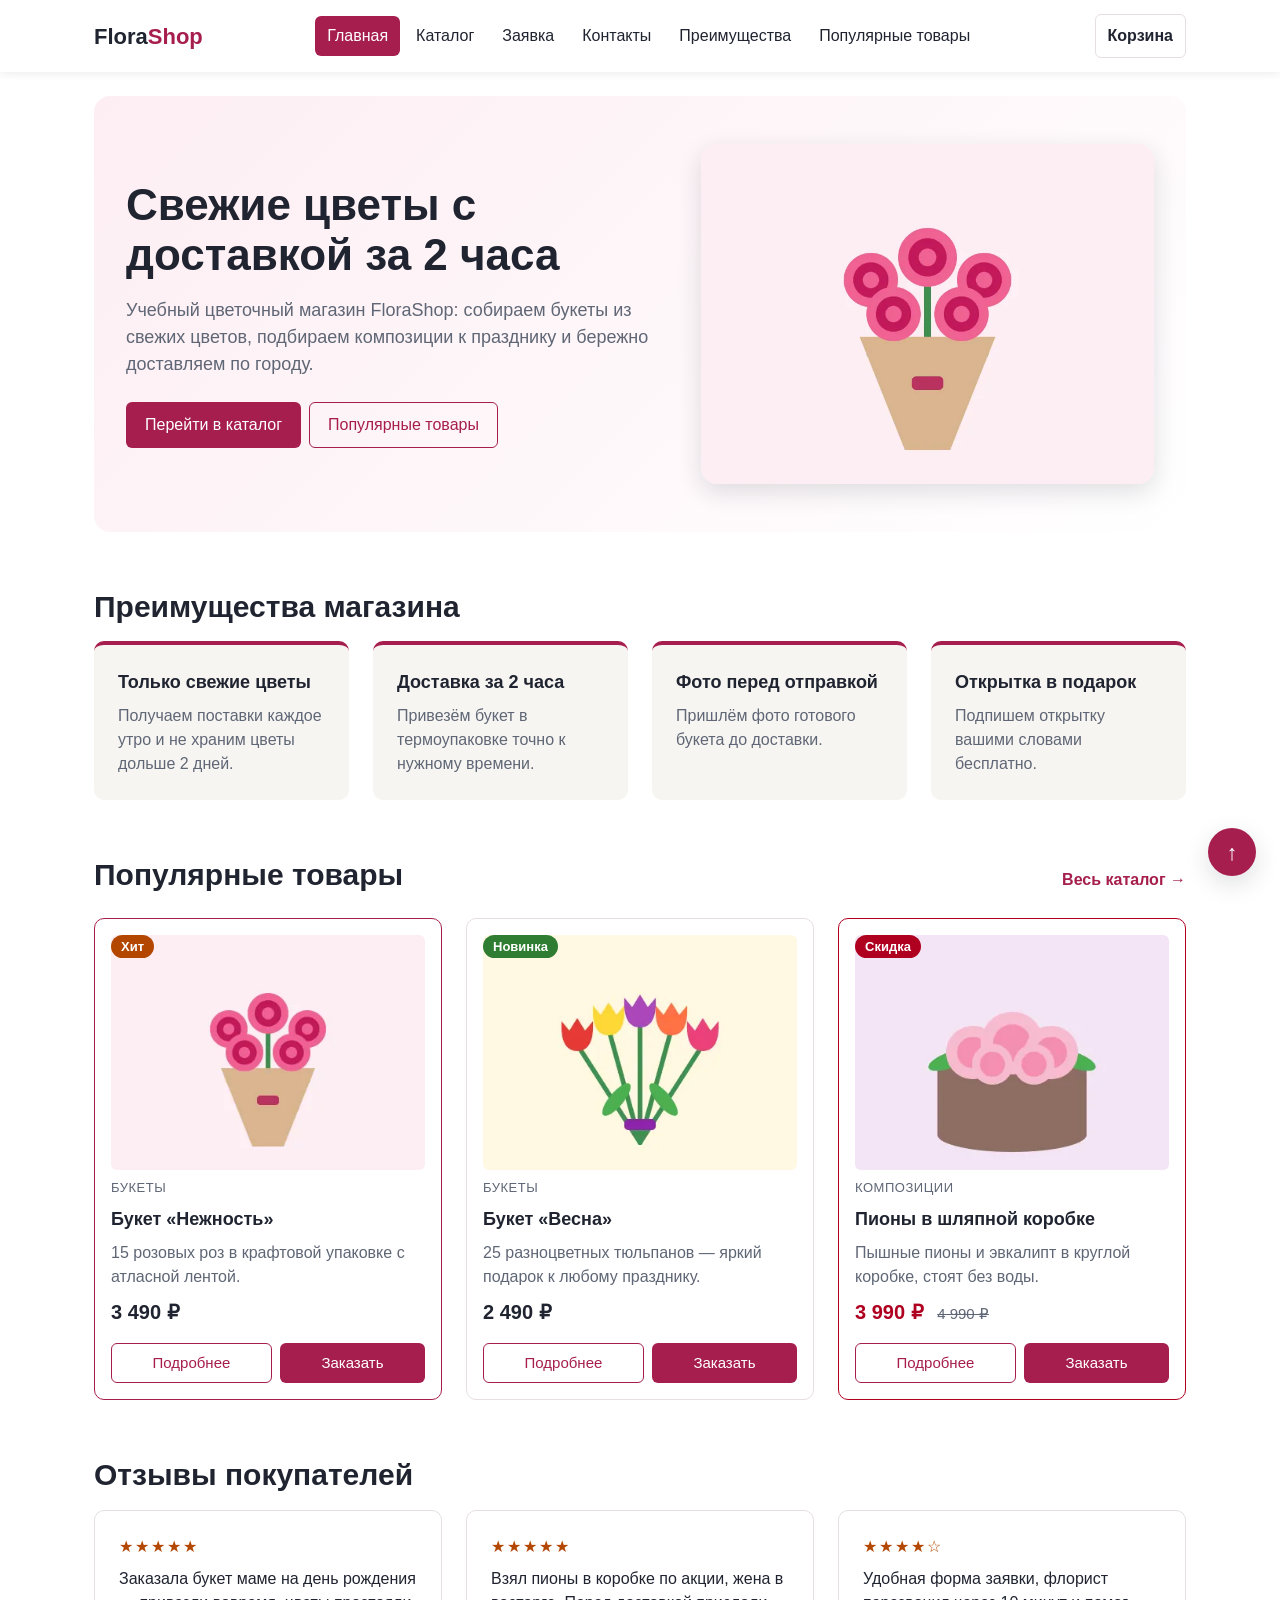
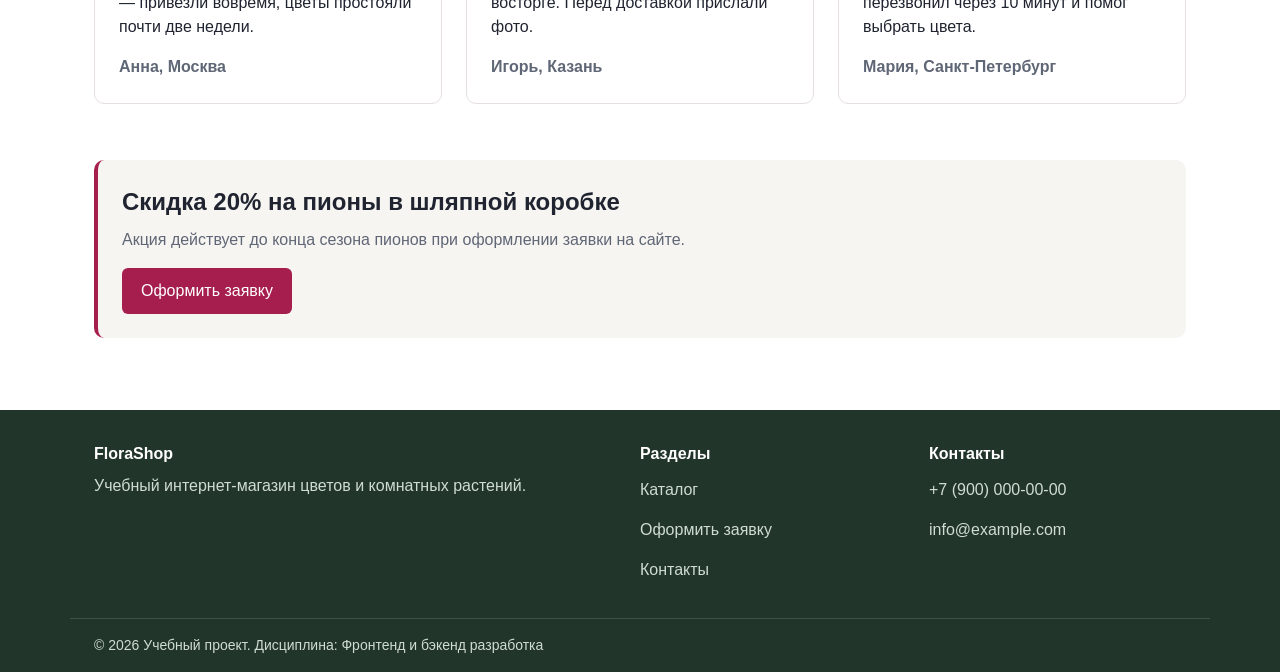
<file: index.html>
<!DOCTYPE html>
<html lang="ru" class="no-js">
<head>
  <meta charset="UTF-8">
  <meta name="viewport" content="width=device-width, initial-scale=1.0">
  <meta name="description" content="Учебный цветочный интернет-магазин: популярные букеты, преимущества и оформление заявки.">
  <title>Главная — FloraShop</title>
  <link rel="stylesheet" href="css/style.css">
  <link rel="stylesheet" href="css/responsive.css">
  <script>document.documentElement.classList.replace('no-js', 'js');</script>
  <meta property="og:type" content="website">
  <meta property="og:title" content="Главная — FloraShop">
  <meta property="og:description" content="Учебный цветочный интернет-магазин: популярные букеты, преимущества и оформление заявки.">
  <meta property="og:image" content="https://nikasivv.github.io/kr4-js-shop/images/preview.jpg">
</head>
<body id="top">
  <a class="skip-link" href="#main">Перейти к содержимому</a>

  <header class="site-header">
    <div class="site-header__inner">
      <a class="site-header__logo" href="index.html">Flora<span class="site-header__logo-accent">Shop</span></a>

      <a class="cart-link" href="cart.html">
        <span class="cart-link__text">Корзина</span>
        <span class="cart-link__count" hidden>0</span>
      </a>

      <button class="menu-toggle" type="button" aria-expanded="false" aria-controls="site-nav">
        <span class="menu-toggle__icon" aria-hidden="true"></span>
        <span class="menu-toggle__text">Меню</span>
      </button>

      <nav class="site-nav" id="site-nav" aria-label="Основная навигация">
        <ul class="site-nav__list">
          <li class="site-nav__item">
            <a class="site-nav__link site-nav__link--active" href="index.html" aria-current="page">Главная</a>
          </li>
          <li class="site-nav__item">
            <a class="site-nav__link" href="catalog.html">Каталог</a>
          </li>
          <li class="site-nav__item">
            <a class="site-nav__link" href="order.html">Заявка</a>
          </li>
          <li class="site-nav__item">
            <a class="site-nav__link" href="contacts.html">Контакты</a>
          </li>
          <li class="site-nav__item">
            <a class="site-nav__link" href="index.html#advantages">Преимущества</a>
          </li>
          <li class="site-nav__item">
            <a class="site-nav__link" href="index.html#popular">Популярные товары</a>
          </li>
        </ul>
      </nav>
    </div>
  </header>

  <main class="page" id="main">
    <section class="hero">
      <div class="hero__content">
        <h1 class="hero__title">Свежие цветы с доставкой за 2 часа</h1>
        <p class="hero__text">
          Учебный цветочный магазин FloraShop: собираем букеты из свежих цветов,
          подбираем композиции к празднику и бережно доставляем по городу.
        </p>
        <div class="hero__actions">
          <a class="button button--primary" href="catalog.html">Перейти в каталог</a>
          <a class="button button--secondary" href="#popular">Популярные товары</a>
        </div>
      </div>
      <picture class="hero__picture">
        <source media="(max-width: 767px)" type="image/webp" srcset="images/hero-roses-square-480.webp 480w, images/hero-roses-square-720.webp 720w" sizes="280px" width="480" height="480">
        <source media="(max-width: 767px)" srcset="images/hero-roses-square-480.jpg 480w, images/hero-roses-square-720.jpg 720w" sizes="280px" width="480" height="480">
        <source type="image/webp" srcset="images/roses-400.webp 400w, images/roses-800.webp 800w, images/roses-1200.webp 1200w" sizes="(min-width: 1140px) 480px, 42vw">
        <img class="hero__image" src="images/roses-800.jpg" srcset="images/roses-400.jpg 400w, images/roses-800.jpg 800w, images/roses-1200.jpg 1200w" sizes="(min-width: 1140px) 480px, 42vw" alt="Букет из розовых роз в крафтовой упаковке" width="400" height="300" fetchpriority="high">
      </picture>
    </section>

    <section class="section" id="advantages">
      <h2 class="section__title">Преимущества магазина</h2>

      <ul class="advantages">
        <li class="advantages__item">
          <h3 class="advantages__title">Только свежие цветы</h3>
          <p class="advantages__text">Получаем поставки каждое утро и не храним цветы дольше 2 дней.</p>
        </li>
        <li class="advantages__item">
          <h3 class="advantages__title">Доставка за 2 часа</h3>
          <p class="advantages__text">Привезём букет в термоупаковке точно к нужному времени.</p>
        </li>
        <li class="advantages__item">
          <h3 class="advantages__title">Фото перед отправкой</h3>
          <p class="advantages__text">Пришлём фото готового букета до доставки.</p>
        </li>
        <li class="advantages__item">
          <h3 class="advantages__title">Открытка в подарок</h3>
          <p class="advantages__text">Подпишем открытку вашими словами бесплатно.</p>
        </li>
      </ul>
    </section>

    <section class="section" id="popular">
      <div class="section__header">
        <h2 class="section__title section__title--inline">Популярные товары</h2>
        <a class="section__link" href="catalog.html">Весь каталог →</a>
      </div>

      <p class="products-grid__hint" id="popular-hint">Листайте карточки вбок, чтобы увидеть все товары.</p>
      <div class="products-grid products-grid--carousel" role="region" aria-label="Популярные товары" aria-describedby="popular-hint" tabindex="0">
        <article class="product-card product-card--featured">
          <span class="product-card__badge product-card__badge--hit">Хит</span>
          <picture>
            <source type="image/webp" srcset="images/roses-400.webp 400w, images/roses-800.webp 800w, images/roses-1200.webp 1200w" sizes="(min-width: 1140px) 350px, (min-width: 1024px) 31vw, (min-width: 560px) 46vw, 82vw">
            <img class="product-card__image" src="images/roses-800.jpg" srcset="images/roses-400.jpg 400w, images/roses-800.jpg 800w, images/roses-1200.jpg 1200w" sizes="(min-width: 1140px) 350px, (min-width: 1024px) 31vw, (min-width: 560px) 46vw, 82vw" alt="Букет «Нежность»" width="400" height="300" loading="lazy" decoding="async">
          </picture>
          <p class="product-card__category">Букеты</p>
          <h3 class="product-card__title">Букет «Нежность»</h3>
          <p class="product-card__description">15 розовых роз в крафтовой упаковке с атласной лентой.</p>
          <p class="product-card__price">3 490 ₽</p>
          <div class="product-card__actions">
            <a class="button button--secondary button--small" href="product.html">Подробнее</a>
            <button class="button button--primary button--small" type="button" data-open-dialog data-product-id="1">
              Заказать
            </button>
          </div>
        </article>

        <article class="product-card">
          <span class="product-card__badge product-card__badge--new">Новинка</span>
          <picture>
            <source type="image/webp" srcset="images/tulips-400.webp 400w, images/tulips-800.webp 800w, images/tulips-1200.webp 1200w" sizes="(min-width: 1140px) 350px, (min-width: 1024px) 31vw, (min-width: 560px) 46vw, 82vw">
            <img class="product-card__image" src="images/tulips-800.jpg" srcset="images/tulips-400.jpg 400w, images/tulips-800.jpg 800w, images/tulips-1200.jpg 1200w" sizes="(min-width: 1140px) 350px, (min-width: 1024px) 31vw, (min-width: 560px) 46vw, 82vw" alt="Букет «Весна»" width="400" height="300" loading="lazy" decoding="async">
          </picture>
          <p class="product-card__category">Букеты</p>
          <h3 class="product-card__title">Букет «Весна»</h3>
          <p class="product-card__description">25 разноцветных тюльпанов — яркий подарок к любому празднику.</p>
          <p class="product-card__price">2 490 ₽</p>
          <div class="product-card__actions">
            <a class="button button--secondary button--small" href="product-tulips.html">Подробнее</a>
            <button class="button button--primary button--small" type="button" data-open-dialog data-product-id="2">
              Заказать
            </button>
          </div>
        </article>

        <article class="product-card product-card--discount">
          <span class="product-card__badge product-card__badge--sale">Скидка</span>
          <picture>
            <source type="image/webp" srcset="images/peony-400.webp 400w, images/peony-800.webp 800w, images/peony-1200.webp 1200w" sizes="(min-width: 1140px) 350px, (min-width: 1024px) 31vw, (min-width: 560px) 46vw, 82vw">
            <img class="product-card__image" src="images/peony-800.jpg" srcset="images/peony-400.jpg 400w, images/peony-800.jpg 800w, images/peony-1200.jpg 1200w" sizes="(min-width: 1140px) 350px, (min-width: 1024px) 31vw, (min-width: 560px) 46vw, 82vw" alt="Пионы в шляпной коробке" width="400" height="300" loading="lazy" decoding="async">
          </picture>
          <p class="product-card__category">Композиции</p>
          <h3 class="product-card__title">Пионы в шляпной коробке</h3>
          <p class="product-card__description">Пышные пионы и эвкалипт в круглой коробке, стоят без воды.</p>
          <p class="product-card__price">3 990 ₽ <s class="product-card__old-price">4 990 ₽</s></p>
          <div class="product-card__actions">
            <a class="button button--secondary button--small" href="product-peony.html">Подробнее</a>
            <button class="button button--primary button--small" type="button" data-open-dialog data-product-id="3">
              Заказать
            </button>
          </div>
        </article>
      </div>
    </section>

    <section class="section" id="reviews">
      <h2 class="section__title">Отзывы покупателей</h2>

      <div class="reviews">
        <article class="review">
          <p class="review__rating"><span aria-hidden="true">★★★★★</span><span class="visually-hidden">Оценка 5 из 5</span></p>
          <p class="review__text">Заказала букет маме на день рождения — привезли вовремя, цветы простояли почти две недели.</p>
          <p class="review__author">Анна, Москва</p>
        </article>
        <article class="review">
          <p class="review__rating"><span aria-hidden="true">★★★★★</span><span class="visually-hidden">Оценка 5 из 5</span></p>
          <p class="review__text">Взял пионы в коробке по акции, жена в восторге. Перед доставкой прислали фото.</p>
          <p class="review__author">Игорь, Казань</p>
        </article>
        <article class="review">
          <p class="review__rating"><span aria-hidden="true">★★★★☆</span><span class="visually-hidden">Оценка 4 из 5</span></p>
          <p class="review__text">Удобная форма заявки, флорист перезвонил через 10 минут и помог выбрать цвета.</p>
          <p class="review__author">Мария, Санкт-Петербург</p>
        </article>
      </div>
    </section>

    <aside class="promo">
      <h2 class="promo__title">Скидка 20% на пионы в шляпной коробке</h2>
      <p class="promo__text">Акция действует до конца сезона пионов при оформлении заявки на сайте.</p>
      <a class="button button--primary" href="order.html">Оформить заявку</a>
    </aside>
  </main>

  <footer class="site-footer" id="contacts">
    <div class="site-footer__inner">
      <div class="site-footer__column">
        <p class="site-footer__title">FloraShop</p>
        <p class="site-footer__text">Учебный интернет-магазин цветов и комнатных растений.</p>
      </div>

      <nav class="site-footer__column" aria-label="Навигация в подвале">
        <p class="site-footer__title">Разделы</p>
        <a class="site-footer__link" href="catalog.html">Каталог</a>
        <a class="site-footer__link" href="order.html">Оформить заявку</a>
        <a class="site-footer__link" href="contacts.html">Контакты</a>
      </nav>

      <div class="site-footer__column">
        <p class="site-footer__title">Контакты</p>
        <a class="site-footer__link" href="tel:+79000000000">+7 (900) 000-00-00</a>
        <a class="site-footer__link" href="mailto:info@example.com">info@example.com</a>
      </div>
    </div>

    <div class="site-footer__bottom">
      <p class="site-footer__text">&copy; 2026 Учебный проект. Дисциплина: Фронтенд и бэкенд разработка</p>
    </div>
  </footer>

  <a class="to-top" href="#top" aria-label="Наверх">↑</a>

  <dialog class="order-dialog" id="order-dialog" aria-labelledby="order-dialog-title">
    <div class="order-dialog__content">
      <div class="order-dialog__header">
        <h2 class="order-dialog__title" id="order-dialog-title">Быстрая заявка</h2>
        <button class="order-dialog__close" type="button" data-close-dialog aria-label="Закрыть окно">×</button>
      </div>

      <form class="order-form" id="order-form" action="#" method="post" novalidate>
        <input id="selected-product" name="selected-product" type="hidden">
        <p class="order-form__selected">Товар: <strong id="selected-product-name">не выбран</strong></p>

        <div class="order-form__field">
          <label class="order-form__label" for="order-name">Имя <span class="order-form__required" aria-hidden="true">*</span></label>
          <input
            class="order-form__input"
            id="order-name"
            name="name"
            data-error="Введите имя — минимум 2 символа."
            type="text"
            placeholder="Введите ваше имя"
            autocomplete="given-name"
            required
          >
        </div>

        <div class="order-form__field">
          <label class="order-form__label" for="order-email">E-mail <span class="order-form__required" aria-hidden="true">*</span></label>
          <input
            class="order-form__input"
            id="order-email"
            name="email"
            data-error="Введите e-mail в формате name@example.ru."
            type="email"
            placeholder="example@mail.ru"
            autocomplete="email"
            required
          >
        </div>

        <div class="order-form__field">
          <label class="order-form__label" for="order-phone">Телефон <span class="order-form__required" aria-hidden="true">*</span></label>
          <input
            class="order-form__input"
            id="order-phone"
            name="phone"
            data-error="Введите телефон в формате +7 (900) 000-00-00."
            type="tel"
            inputmode="tel"
            autocomplete="tel"
            placeholder="+7 (900) 000-00-00"
            aria-describedby="order-phone-hint"
            required
          >
          <small class="order-form__hint" id="order-phone-hint">Формат: +7 (900) 000-00-00</small>
        </div>

        <div class="order-form__field">
          <label class="order-form__label" for="order-date">Дата доставки</label>
          <input
            class="order-form__input"
            id="order-date"
            name="date"
            type="date"
          >
        </div>

        <div class="order-form__field">
          <label class="order-form__label" for="order-topic">Тема заявки (повод) <span class="order-form__required" aria-hidden="true">*</span></label>
          <select class="order-form__select" id="order-topic" name="topic" data-error="Выберите повод для заявки." required>
            <option value="">Выберите повод</option>
            <option value="birthday">День рождения</option>
            <option value="wedding">Свадьба</option>
            <option value="holiday">Праздник</option>
            <option value="no-reason">Без повода</option>
          </select>
        </div>

        <div class="order-form__field">
          <label class="order-form__label" for="order-comment">Комментарий</label>
          <textarea
            class="order-form__textarea"
            id="order-comment"
            name="comment"
            rows="3"
            placeholder="Удобное время для звонка"
          ></textarea>
        </div>

        <div class="order-form__field">
          <label class="order-form__checkbox-label" for="order-agreement">
            <input
              class="order-form__checkbox"
              id="order-agreement"
              name="agreement"
              data-error="Нужно согласие на обработку персональных данных."
              type="checkbox"
              required
            >
            Я согласен на обработку персональных данных
          </label>
        </div>

        <div class="order-form__actions">
          <button class="button button--secondary" type="button" data-close-dialog>
            Отмена
          </button>
          <button class="button button--primary" type="submit">
            Отправить заявку
          </button>
        </div>
      </form>
    </div>
  </dialog>

  <p class="success-message" id="success-message" role="status" aria-live="polite"></p>

  <script src="js/data.js" defer></script>
  <script src="js/main.js" defer></script>
  <script src="js/cart.js" defer></script>
  <script src="js/modal.js" defer></script>
  <script src="js/validation.js" defer></script>
</body>
</html>
</file>
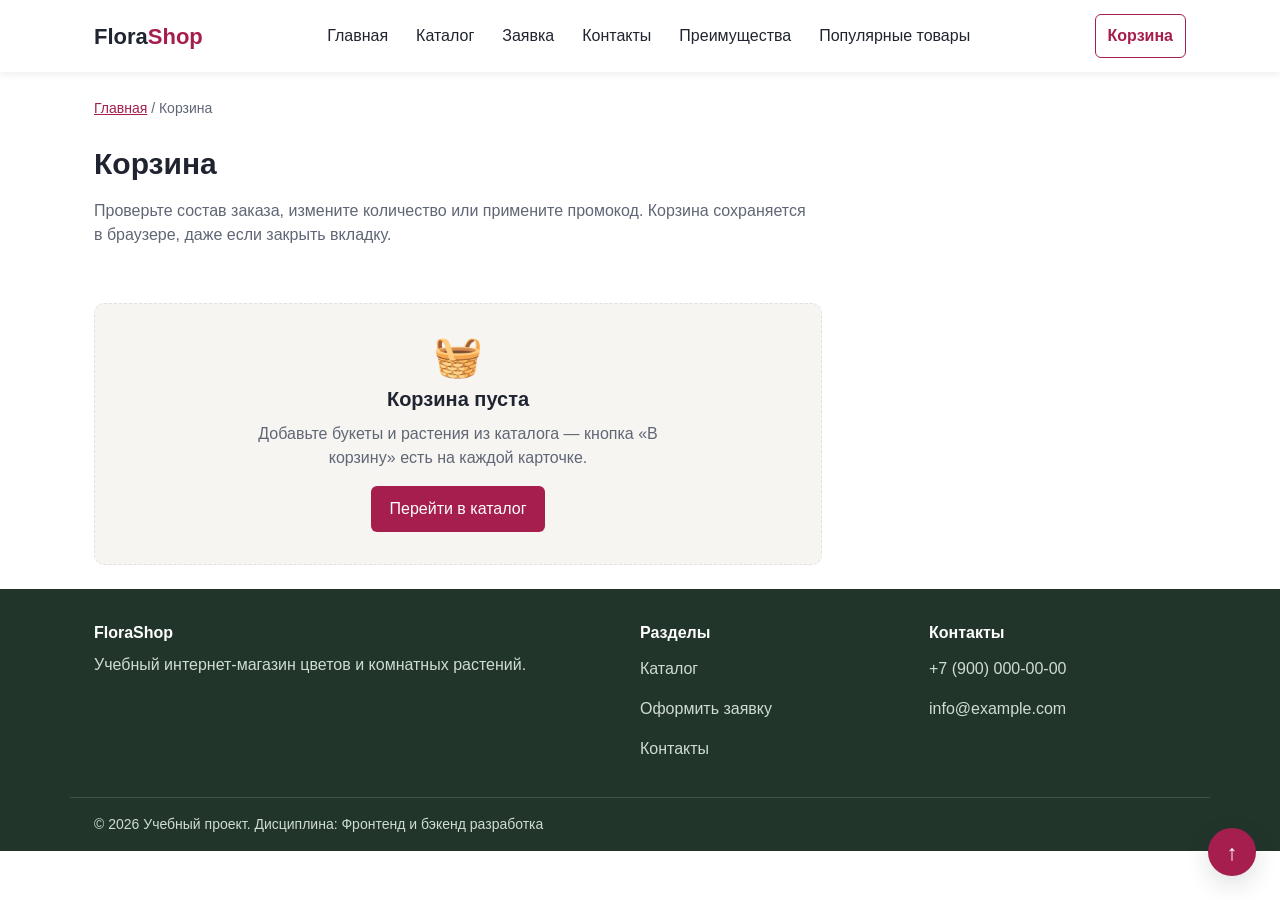
<file: cart.html>
<!DOCTYPE html>
<html lang="ru" class="no-js">
<head>
  <meta charset="UTF-8">
  <meta name="viewport" content="width=device-width, initial-scale=1.0">
  <meta name="description" content="Корзина цветочного магазина FloraShop: состав заказа, промокод и итоговая сумма.">
  <title>Корзина — FloraShop</title>
  <link rel="stylesheet" href="css/style.css">
  <link rel="stylesheet" href="css/responsive.css">
  <script>document.documentElement.classList.replace('no-js', 'js');</script>
  <meta property="og:type" content="website">
  <meta property="og:title" content="Корзина — FloraShop">
  <meta property="og:description" content="Корзина цветочного магазина FloraShop: состав заказа, промокод и итоговая сумма.">
  <meta property="og:image" content="https://nikasivv.github.io/kr4-js-shop/images/preview.jpg">
</head>
<body id="top">
  <a class="skip-link" href="#main">Перейти к содержимому</a>

  <header class="site-header">
    <div class="site-header__inner">
      <a class="site-header__logo" href="index.html">Flora<span class="site-header__logo-accent">Shop</span></a>

      <a class="cart-link cart-link--active" href="cart.html" aria-current="page">
        <span class="cart-link__text">Корзина</span>
        <span class="cart-link__count" hidden>0</span>
      </a>

      <button class="menu-toggle" type="button" aria-expanded="false" aria-controls="site-nav">
        <span class="menu-toggle__icon" aria-hidden="true"></span>
        <span class="menu-toggle__text">Меню</span>
      </button>

      <nav class="site-nav" id="site-nav" aria-label="Основная навигация">
        <ul class="site-nav__list">
          <li class="site-nav__item">
            <a class="site-nav__link" href="index.html">Главная</a>
          </li>
          <li class="site-nav__item">
            <a class="site-nav__link" href="catalog.html">Каталог</a>
          </li>
          <li class="site-nav__item">
            <a class="site-nav__link" href="order.html">Заявка</a>
          </li>
          <li class="site-nav__item">
            <a class="site-nav__link" href="contacts.html">Контакты</a>
          </li>
          <li class="site-nav__item">
            <a class="site-nav__link" href="index.html#advantages">Преимущества</a>
          </li>
          <li class="site-nav__item">
            <a class="site-nav__link" href="index.html#popular">Популярные товары</a>
          </li>
        </ul>
      </nav>
    </div>
  </header>

  <main class="page" id="main">
    <nav class="breadcrumbs" aria-label="Хлебные крошки">
      <a class="breadcrumbs__link" href="index.html">Главная</a>
      <span class="breadcrumbs__current" aria-current="page">Корзина</span>
    </nav>

    <section class="section">
      <h1 class="section__title">Корзина</h1>
      <p class="section__text">
        Проверьте состав заказа, измените количество или примените промокод.
        Корзина сохраняется в браузере, даже если закрыть вкладку.
      </p>
    </section>

    <div class="cart-layout">
      <section class="cart-items" aria-labelledby="cart-items-title">
        <h2 class="visually-hidden" id="cart-items-title">Товары в корзине</h2>

        <!-- Строки корзины создаёт js/cart.js -->
        <ul class="cart-list" data-cart-list></ul>

        <div class="cart-empty" hidden>
          <p class="cart-empty__icon" aria-hidden="true">🧺</p>
          <p class="cart-empty__title">Корзина пуста</p>
          <p class="cart-empty__text">Добавьте букеты и растения из каталога — кнопка «В корзину» есть на каждой карточке.</p>
          <a class="button button--primary" href="catalog.html">Перейти в каталог</a>
        </div>

        <noscript>
          <p class="catalog-products__empty">Корзина работает с помощью JavaScript — включите его в браузере.</p>
        </noscript>
      </section>

      <aside class="cart-summary" aria-labelledby="cart-summary-title" hidden>
        <h2 class="cart-summary__title" id="cart-summary-title">Ваш заказ</h2>

        <dl class="cart-summary__list">
          <div class="cart-summary__row">
            <dt>Товаров</dt>
            <dd data-cart-count></dd>
          </div>
          <div class="cart-summary__row">
            <dt>Сумма</dt>
            <dd data-cart-subtotal></dd>
          </div>
          <div class="cart-summary__row cart-summary__row--discount" data-cart-discount-row hidden>
            <dt>Скидка по промокоду</dt>
            <dd data-cart-discount></dd>
          </div>
          <div class="cart-summary__row cart-summary__row--total">
            <dt>К оплате</dt>
            <dd data-cart-total></dd>
          </div>
        </dl>

        <form class="promo-form" id="promo-form" novalidate>
          <label class="promo-form__label" for="promo-code">Промокод</label>
          <div class="promo-form__row">
            <input class="promo-form__input" id="promo-code" name="promo" type="text" autocomplete="off" aria-describedby="promo-hint promo-message">
            <button class="button button--secondary" type="submit">Применить</button>
          </div>
          <small class="promo-form__hint" id="promo-hint">Учебные промокоды: FLORA10 (−10%), VESNA15 (−15%)</small>
          <p class="promo-form__message" id="promo-message" role="status"></p>
        </form>

        <div class="cart-summary__actions">
          <a class="button button--primary" href="order.html">Оформить заявку</a>
          <button class="button button--secondary" type="button" data-action="clear-cart">Очистить корзину</button>
        </div>
      </aside>
    </div>
  </main>

  <footer class="site-footer" id="contacts">
    <div class="site-footer__inner">
      <div class="site-footer__column">
        <p class="site-footer__title">FloraShop</p>
        <p class="site-footer__text">Учебный интернет-магазин цветов и комнатных растений.</p>
      </div>

      <nav class="site-footer__column" aria-label="Навигация в подвале">
        <p class="site-footer__title">Разделы</p>
        <a class="site-footer__link" href="catalog.html">Каталог</a>
        <a class="site-footer__link" href="order.html">Оформить заявку</a>
        <a class="site-footer__link" href="contacts.html">Контакты</a>
      </nav>

      <div class="site-footer__column">
        <p class="site-footer__title">Контакты</p>
        <a class="site-footer__link" href="tel:+79000000000">+7 (900) 000-00-00</a>
        <a class="site-footer__link" href="mailto:info@example.com">info@example.com</a>
      </div>
    </div>

    <div class="site-footer__bottom">
      <p class="site-footer__text">&copy; 2026 Учебный проект. Дисциплина: Фронтенд и бэкенд разработка</p>
    </div>
  </footer>

  <a class="to-top" href="#top" aria-label="Наверх">↑</a>

  <p class="success-message" id="success-message" role="status" aria-live="polite"></p>

  <script src="js/data.js" defer></script>
  <script src="js/main.js" defer></script>
  <script src="js/cart.js" defer></script>
  </body>
</html>
</file>
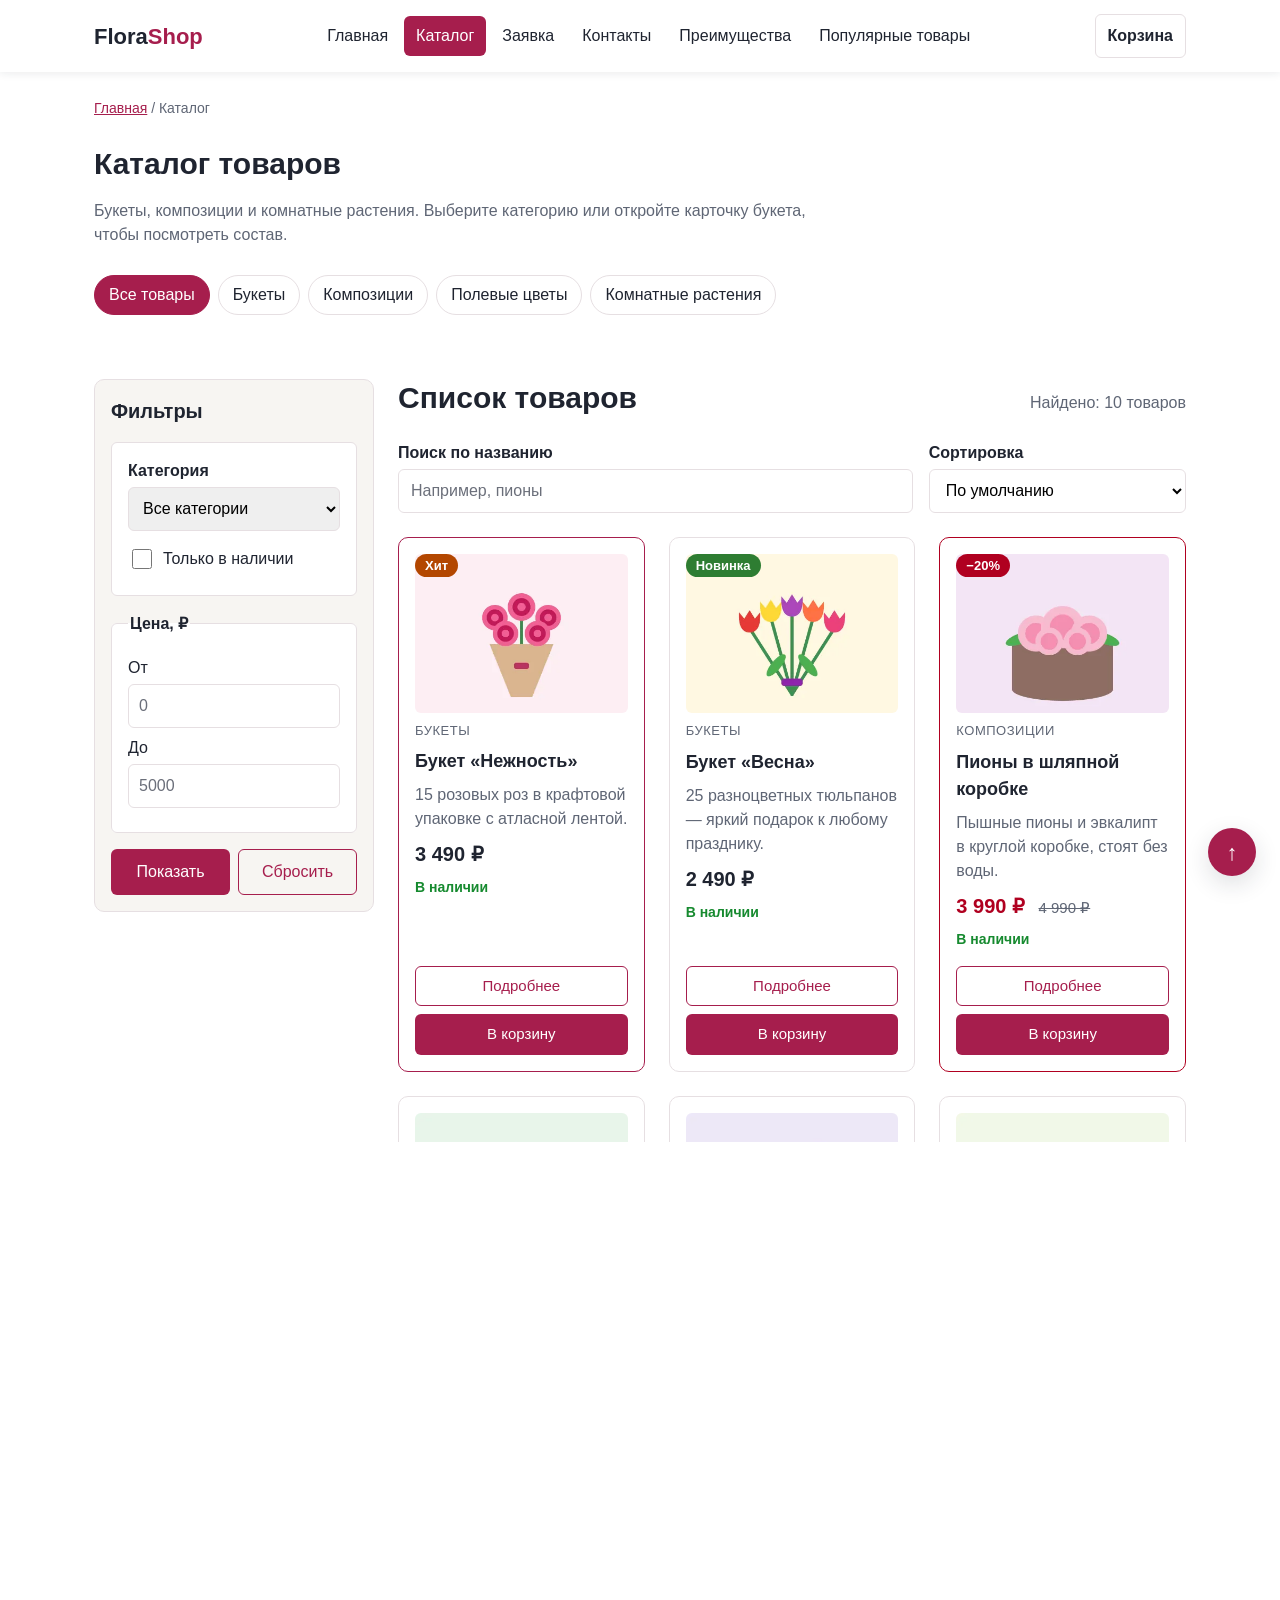
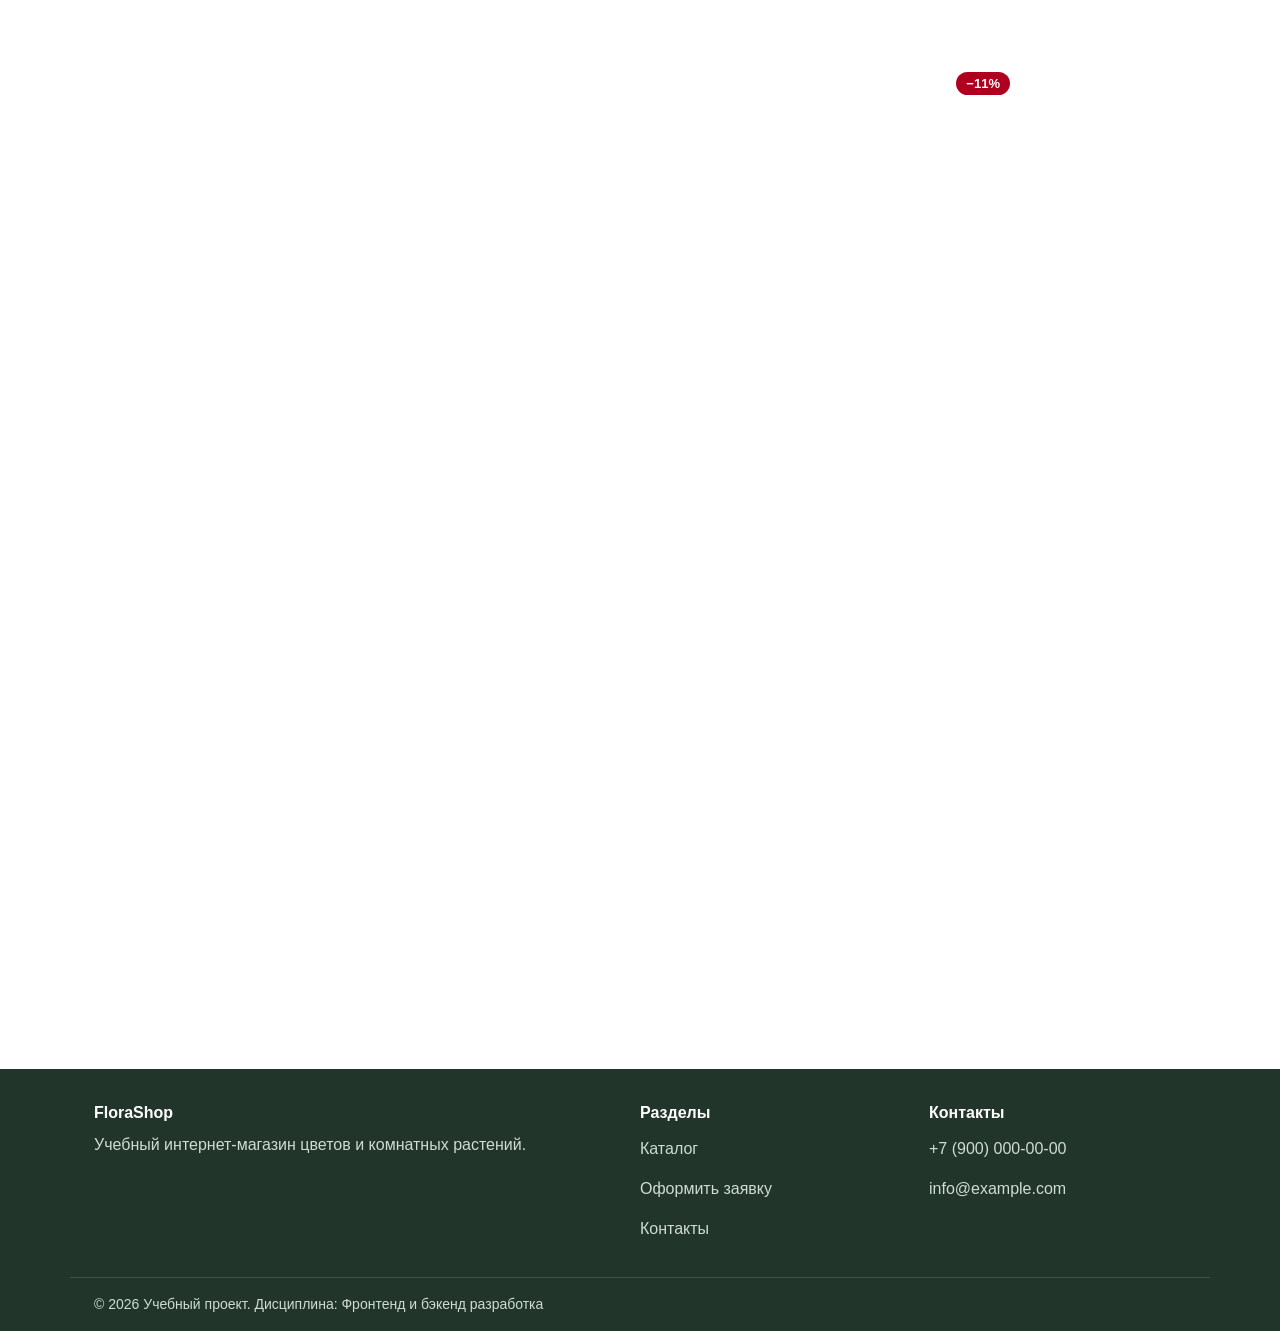
<file: catalog.html>
<!DOCTYPE html>
<html lang="ru" class="no-js">
<head>
  <meta charset="UTF-8">
  <meta name="viewport" content="width=device-width, initial-scale=1.0">
  <meta name="description" content="Каталог букетов, композиций и комнатных растений: категории, фильтры и цены.">
  <title>Каталог товаров — FloraShop</title>
  <link rel="stylesheet" href="css/style.css">
  <link rel="stylesheet" href="css/responsive.css">
  <script>document.documentElement.classList.replace('no-js', 'js');</script>
  <meta property="og:type" content="website">
  <meta property="og:title" content="Каталог товаров — FloraShop">
  <meta property="og:description" content="Каталог букетов, композиций и комнатных растений: категории, фильтры и цены.">
  <meta property="og:image" content="https://nikasivv.github.io/kr4-js-shop/images/preview.jpg">
</head>
<body id="top">
  <a class="skip-link" href="#main">Перейти к содержимому</a>

  <header class="site-header">
    <div class="site-header__inner">
      <a class="site-header__logo" href="index.html">Flora<span class="site-header__logo-accent">Shop</span></a>

      <a class="cart-link" href="cart.html">
        <span class="cart-link__text">Корзина</span>
        <span class="cart-link__count" hidden>0</span>
      </a>

      <button class="menu-toggle" type="button" aria-expanded="false" aria-controls="site-nav">
        <span class="menu-toggle__icon" aria-hidden="true"></span>
        <span class="menu-toggle__text">Меню</span>
      </button>

      <nav class="site-nav" id="site-nav" aria-label="Основная навигация">
        <ul class="site-nav__list">
          <li class="site-nav__item">
            <a class="site-nav__link" href="index.html">Главная</a>
          </li>
          <li class="site-nav__item">
            <a class="site-nav__link site-nav__link--active" href="catalog.html" aria-current="page">Каталог</a>
          </li>
          <li class="site-nav__item">
            <a class="site-nav__link" href="order.html">Заявка</a>
          </li>
          <li class="site-nav__item">
            <a class="site-nav__link" href="contacts.html">Контакты</a>
          </li>
          <li class="site-nav__item">
            <a class="site-nav__link" href="index.html#advantages">Преимущества</a>
          </li>
          <li class="site-nav__item">
            <a class="site-nav__link" href="index.html#popular">Популярные товары</a>
          </li>
        </ul>
      </nav>
    </div>
  </header>

  <main class="page" id="main">
    <nav class="breadcrumbs" aria-label="Хлебные крошки">
      <a class="breadcrumbs__link" href="index.html">Главная</a>
      <span class="breadcrumbs__current" aria-current="page">Каталог</span>
    </nav>

    <section class="section">
      <h1 class="section__title">Каталог товаров</h1>
      <p class="section__text">
        Букеты, композиции и комнатные растения. Выберите категорию
        или откройте карточку букета, чтобы посмотреть состав.
      </p>

      <ul class="categories" aria-label="Категории товаров">
        <li class="categories__item"><a class="categories__link categories__link--active" href="catalog.html#products" data-category="all" aria-current="page">Все товары</a></li>
        <li class="categories__item"><a class="categories__link" href="catalog.html?category=bouquets#products" data-category="bouquets">Букеты</a></li>
        <li class="categories__item"><a class="categories__link" href="catalog.html?category=compositions#products" data-category="compositions">Композиции</a></li>
        <li class="categories__item"><a class="categories__link" href="catalog.html?category=field#products" data-category="field">Полевые цветы</a></li>
        <li class="categories__item"><a class="categories__link" href="catalog.html?category=plants#products" data-category="plants">Комнатные растения</a></li>
      </ul>
    </section>

    <div class="catalog-layout">
      <aside class="catalog-filters" aria-labelledby="filters-title">
        <h2 class="catalog-filters__title" id="filters-title">
          <button class="catalog-filters__toggle" type="button" aria-expanded="false" aria-controls="catalog-filters-form">
            Фильтры
            <span class="catalog-filters__badge" id="filters-active-count" hidden></span>
          </button>
          <span class="catalog-filters__heading">Фильтры</span>
        </h2>

        <form class="catalog-filters__form" id="catalog-filters-form" action="catalog.html" method="get">
          <div class="catalog-filters__group">
            <label class="catalog-filters__legend" for="category-filter">Категория</label>
            <select class="catalog-filters__input" id="category-filter" name="category">
              <option value="all">Все категории</option>
              <option value="bouquets">Букеты</option>
              <option value="compositions">Композиции</option>
              <option value="field">Полевые цветы</option>
              <option value="plants">Комнатные растения</option>
            </select>

            <label class="catalog-filters__option">
              <input class="catalog-filters__checkbox" id="only-available" type="checkbox" name="available">
              Только в наличии
            </label>
          </div>

          <fieldset class="catalog-filters__group">
            <legend class="catalog-filters__legend">Цена, ₽</legend>

            <label class="catalog-filters__label" for="price-from">От</label>
            <input class="catalog-filters__input" id="price-from" name="price-from" type="number" min="0" step="100" inputmode="numeric" placeholder="0">

            <label class="catalog-filters__label" for="price-to">До</label>
            <input class="catalog-filters__input" id="price-to" name="price-to" type="number" min="0" step="100" inputmode="numeric" placeholder="5000">
          </fieldset>

          <div class="catalog-filters__actions">
            <button class="button button--primary" type="submit">Показать</button>
            <button class="button button--secondary" type="reset">Сбросить</button>
          </div>
        </form>
      </aside>

      <section class="catalog-products" id="products" aria-labelledby="products-title">
        <div class="section__header">
          <h2 class="section__title section__title--inline" id="products-title">Список товаров</h2>
          <p class="catalog-products__count catalog-count" id="products-count" role="status" aria-live="polite"></p>
        </div>

        <div class="catalog-toolbar">
          <div class="catalog-toolbar__group catalog-toolbar__group--search">
            <label class="catalog-toolbar__label" for="catalog-search">Поиск по названию</label>
            <input class="catalog-toolbar__input" id="catalog-search" type="search" placeholder="Например, пионы" autocomplete="off">
          </div>

          <div class="catalog-toolbar__group">
            <label class="catalog-toolbar__label" for="sort-select">Сортировка</label>
            <select class="catalog-toolbar__input" id="sort-select">
              <option value="default">По умолчанию</option>
              <option value="price-asc">Сначала дешевле</option>
              <option value="price-desc">Сначала дороже</option>
              <option value="title-asc">По названию, А–Я</option>
            </select>
          </div>
        </div>

        <!-- Карточки создаёт js/catalog.js из массива products (js/data.js) -->
        <div class="products-grid" data-products-container></div>

        <div class="catalog-empty" hidden>
          <p class="catalog-empty__icon" aria-hidden="true">🌱</p>
          <p class="catalog-empty__title">Ничего не нашлось</p>
          <p class="catalog-empty__text"></p>
          <button class="button button--primary" type="button" data-action="reset-catalog">Сбросить поиск и фильтры</button>
        </div>

        <noscript>
          <p class="catalog-products__empty">Каталог формируется с помощью JavaScript — включите его в браузере.</p>
        </noscript>
      </section>
    </div>
  </main>

  <footer class="site-footer" id="contacts">
    <div class="site-footer__inner">
      <div class="site-footer__column">
        <p class="site-footer__title">FloraShop</p>
        <p class="site-footer__text">Учебный интернет-магазин цветов и комнатных растений.</p>
      </div>

      <nav class="site-footer__column" aria-label="Навигация в подвале">
        <p class="site-footer__title">Разделы</p>
        <a class="site-footer__link" href="catalog.html">Каталог</a>
        <a class="site-footer__link" href="order.html">Оформить заявку</a>
        <a class="site-footer__link" href="contacts.html">Контакты</a>
      </nav>

      <div class="site-footer__column">
        <p class="site-footer__title">Контакты</p>
        <a class="site-footer__link" href="tel:+79000000000">+7 (900) 000-00-00</a>
        <a class="site-footer__link" href="mailto:info@example.com">info@example.com</a>
      </div>
    </div>

    <div class="site-footer__bottom">
      <p class="site-footer__text">&copy; 2026 Учебный проект. Дисциплина: Фронтенд и бэкенд разработка</p>
    </div>
  </footer>

  <p class="success-message" id="success-message" role="status" aria-live="polite"></p>

  <a class="to-top" href="#top" aria-label="Наверх">↑</a>

  <script src="js/data.js" defer></script>
  <script src="js/main.js" defer></script>
  <script src="js/cart.js" defer></script>
  <script src="js/catalog.js" defer></script>
</body>
</html>
</file>
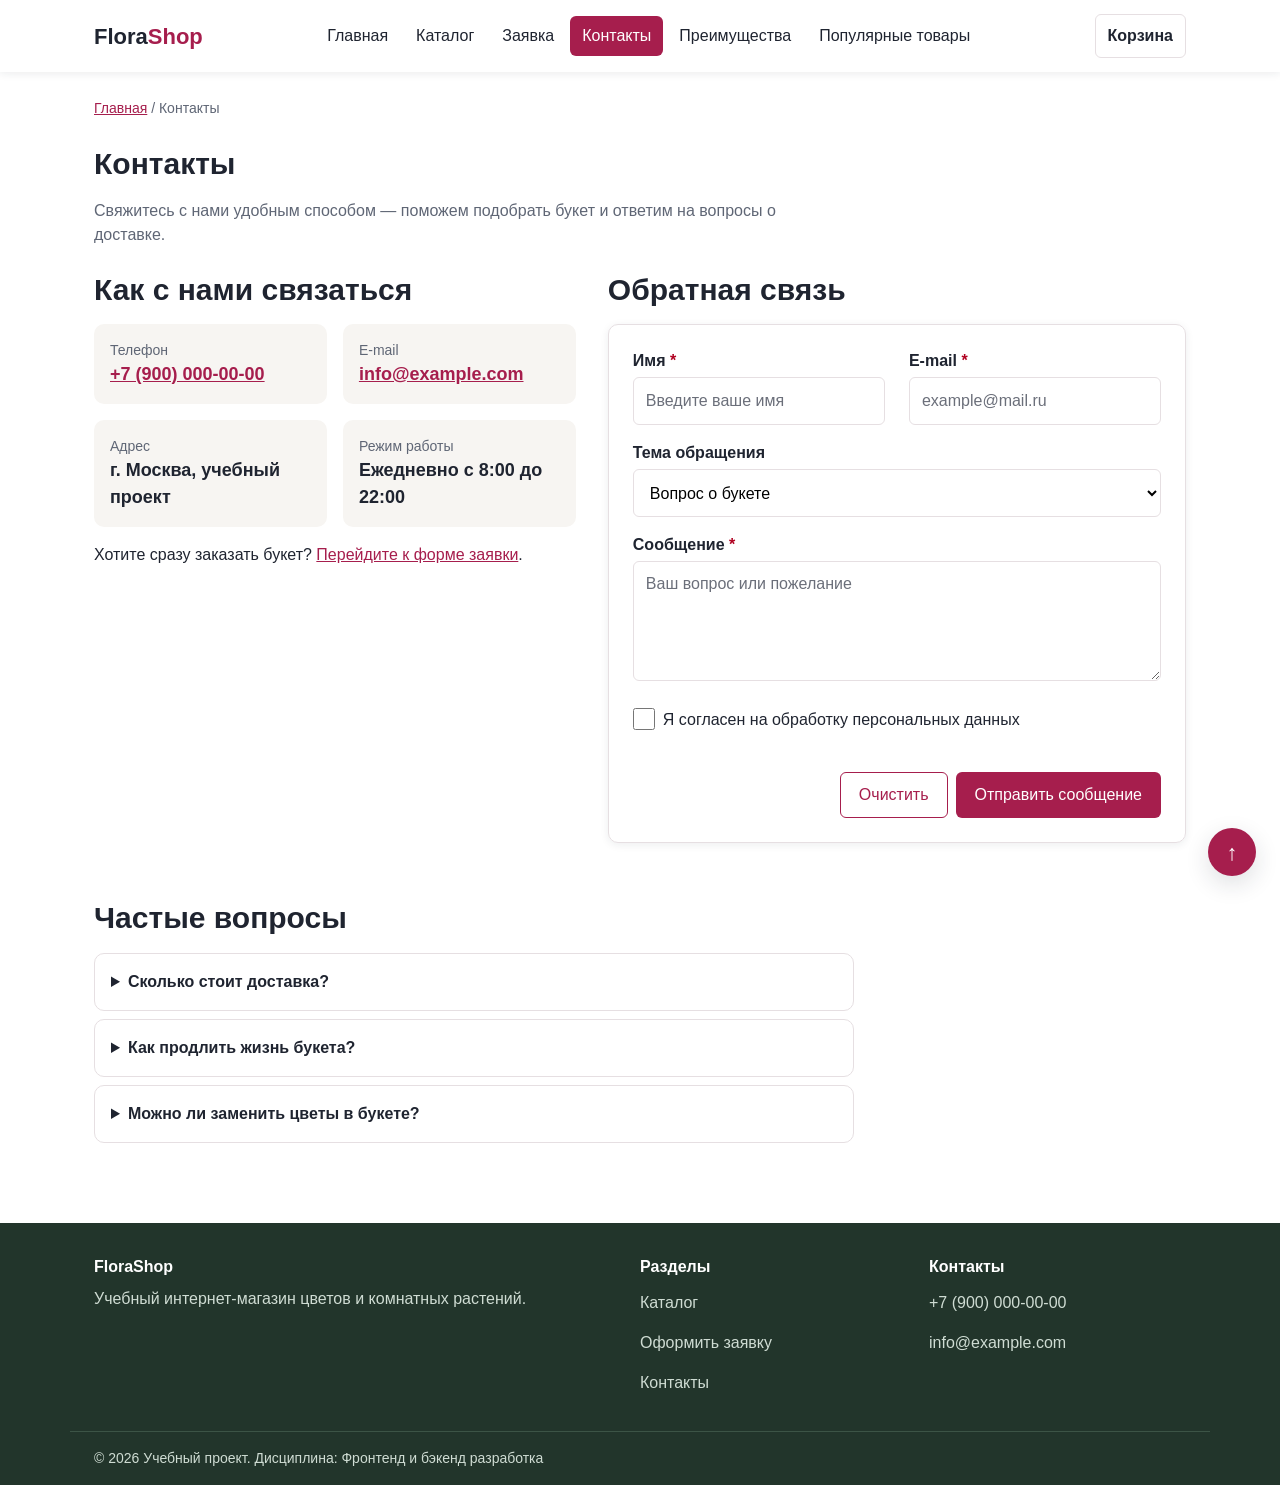
<file: contacts.html>
<!DOCTYPE html>
<html lang="ru" class="no-js">
<head>
  <meta charset="UTF-8">
  <meta name="viewport" content="width=device-width, initial-scale=1.0">
  <meta name="description" content="Контакты цветочного магазина FloraShop: телефон, e-mail, адрес и ответы на частые вопросы.">
  <title>Контакты — FloraShop</title>
  <link rel="stylesheet" href="css/style.css">
  <link rel="stylesheet" href="css/responsive.css">
  <script>document.documentElement.classList.replace('no-js', 'js');</script>
  <meta property="og:type" content="website">
  <meta property="og:title" content="Контакты — FloraShop">
  <meta property="og:description" content="Контакты цветочного магазина FloraShop: телефон, e-mail, адрес и ответы на частые вопросы.">
  <meta property="og:image" content="https://nikasivv.github.io/kr4-js-shop/images/preview.jpg">
</head>
<body id="top">
  <a class="skip-link" href="#main">Перейти к содержимому</a>

  <header class="site-header">
    <div class="site-header__inner">
      <a class="site-header__logo" href="index.html">Flora<span class="site-header__logo-accent">Shop</span></a>

      <a class="cart-link" href="cart.html">
        <span class="cart-link__text">Корзина</span>
        <span class="cart-link__count" hidden>0</span>
      </a>

      <button class="menu-toggle" type="button" aria-expanded="false" aria-controls="site-nav">
        <span class="menu-toggle__icon" aria-hidden="true"></span>
        <span class="menu-toggle__text">Меню</span>
      </button>

      <nav class="site-nav" id="site-nav" aria-label="Основная навигация">
        <ul class="site-nav__list">
          <li class="site-nav__item">
            <a class="site-nav__link" href="index.html">Главная</a>
          </li>
          <li class="site-nav__item">
            <a class="site-nav__link" href="catalog.html">Каталог</a>
          </li>
          <li class="site-nav__item">
            <a class="site-nav__link" href="order.html">Заявка</a>
          </li>
          <li class="site-nav__item">
            <a class="site-nav__link site-nav__link--active" href="contacts.html" aria-current="page">Контакты</a>
          </li>
          <li class="site-nav__item">
            <a class="site-nav__link" href="index.html#advantages">Преимущества</a>
          </li>
          <li class="site-nav__item">
            <a class="site-nav__link" href="index.html#popular">Популярные товары</a>
          </li>
        </ul>
      </nav>
    </div>
  </header>

  <main class="page" id="main">
    <nav class="breadcrumbs" aria-label="Хлебные крошки">
      <a class="breadcrumbs__link" href="index.html">Главная</a>
      <span class="breadcrumbs__current" aria-current="page">Контакты</span>
    </nav>

    <h1 class="section__title">Контакты</h1>
    <p class="section__text">Свяжитесь с нами удобным способом — поможем подобрать букет и ответим на вопросы о доставке.</p>

    <div class="contacts-layout">
      <section class="contacts-layout__info" aria-labelledby="contacts-info-title">
        <h2 class="section__title" id="contacts-info-title">Как с нами связаться</h2>

        <ul class="contacts-list">
          <li class="contacts-list__item">
            <span class="contacts-list__label">Телефон</span>
            <a class="contacts-list__value" href="tel:+79000000000">+7 (900) 000-00-00</a>
          </li>
          <li class="contacts-list__item">
            <span class="contacts-list__label">E-mail</span>
            <a class="contacts-list__value" href="mailto:info@example.com">info@example.com</a>
          </li>
          <li class="contacts-list__item">
            <span class="contacts-list__label">Адрес</span>
            <span class="contacts-list__value">г. Москва, учебный проект</span>
          </li>
          <li class="contacts-list__item">
            <span class="contacts-list__label">Режим работы</span>
            <span class="contacts-list__value">Ежедневно с 8:00 до 22:00</span>
          </li>
        </ul>

        <p class="contacts-layout__note">
          Хотите сразу заказать букет?
          <a href="order.html">Перейдите к форме заявки</a>.
        </p>
      </section>

      <section class="contacts-layout__form" id="feedback" aria-labelledby="feedback-title">
        <h2 class="section__title" id="feedback-title">Обратная связь</h2>

        <form class="order-form order-form--page order-form--feedback" id="feedback-form" action="#" method="post" novalidate>
          <div class="order-form__field">
            <label class="order-form__label" for="feedback-name">Имя <span class="order-form__required" aria-hidden="true">*</span></label>
            <input
              class="order-form__input"
              id="feedback-name"
              name="name"
              data-error="Введите имя — минимум 2 символа."
              type="text"
              placeholder="Введите ваше имя"
              autocomplete="given-name"
              required
            >
          </div>

          <div class="order-form__field">
            <label class="order-form__label" for="feedback-email">E-mail <span class="order-form__required" aria-hidden="true">*</span></label>
            <input
              class="order-form__input"
              id="feedback-email"
              name="email"
              data-error="Введите e-mail в формате name@example.ru."
              type="email"
              placeholder="example@mail.ru"
              autocomplete="email"
              required
            >
          </div>

          <div class="order-form__field order-form__field--wide">
            <label class="order-form__label" for="feedback-topic">Тема обращения</label>
            <select class="order-form__select" id="feedback-topic" name="topic">
              <option value="question">Вопрос о букете</option>
              <option value="delivery">Доставка</option>
              <option value="corporate">Корпоративный заказ</option>
              <option value="other">Другое</option>
            </select>
          </div>

          <div class="order-form__field order-form__field--wide">
            <label class="order-form__label" for="feedback-message">Сообщение <span class="order-form__required" aria-hidden="true">*</span></label>
            <textarea
              class="order-form__textarea"
              id="feedback-message"
              name="message"
              data-error="Напишите сообщение — минимум 10 символов."
              rows="4"
              placeholder="Ваш вопрос или пожелание"
              required
            ></textarea>
          </div>

          <div class="order-form__field order-form__field--wide">
            <label class="order-form__checkbox-label" for="feedback-agreement">
              <input
                class="order-form__checkbox"
                id="feedback-agreement"
                name="agreement"
                data-error="Нужно согласие на обработку персональных данных."
                type="checkbox"
                required
              >
              Я согласен на обработку персональных данных
            </label>
          </div>

          <div class="order-form__actions">
            <button class="button button--secondary" type="reset">Очистить</button>
            <button class="button button--primary" type="submit">Отправить сообщение</button>
          </div>
        </form>
      </section>
    </div>

    <section class="section" id="faq">
      <h2 class="section__title">Частые вопросы</h2>

      <div class="faq">
        <details class="faq__item">
          <summary class="faq__question">Сколько стоит доставка?</summary>
          <p class="faq__answer">Доставка бесплатная при заказе от 3 000 ₽, в остальных случаях — 290 ₽ по городу.</p>
        </details>
        <details class="faq__item">
          <summary class="faq__question">Как продлить жизнь букета?</summary>
          <p class="faq__answer">Подрезайте стебли под углом, меняйте воду раз в день и добавляйте подкормку из комплекта.</p>
        </details>
        <details class="faq__item">
          <summary class="faq__question">Можно ли заменить цветы в букете?</summary>
          <p class="faq__answer">Да, флорист подберёт замену по цвету и стоимости и согласует её с вами.</p>
        </details>
      </div>
    </section>
  </main>

  <footer class="site-footer" id="contacts">
    <div class="site-footer__inner">
      <div class="site-footer__column">
        <p class="site-footer__title">FloraShop</p>
        <p class="site-footer__text">Учебный интернет-магазин цветов и комнатных растений.</p>
      </div>

      <nav class="site-footer__column" aria-label="Навигация в подвале">
        <p class="site-footer__title">Разделы</p>
        <a class="site-footer__link" href="catalog.html">Каталог</a>
        <a class="site-footer__link" href="order.html">Оформить заявку</a>
        <a class="site-footer__link" href="contacts.html">Контакты</a>
      </nav>

      <div class="site-footer__column">
        <p class="site-footer__title">Контакты</p>
        <a class="site-footer__link" href="tel:+79000000000">+7 (900) 000-00-00</a>
        <a class="site-footer__link" href="mailto:info@example.com">info@example.com</a>
      </div>
    </div>

    <div class="site-footer__bottom">
      <p class="site-footer__text">&copy; 2026 Учебный проект. Дисциплина: Фронтенд и бэкенд разработка</p>
    </div>
  </footer>

  <a class="to-top" href="#top" aria-label="Наверх">↑</a>

  <p class="success-message" id="success-message" role="status" aria-live="polite"></p>

  <script src="js/data.js" defer></script>
  <script src="js/main.js" defer></script>
  <script src="js/cart.js" defer></script>
  <script src="js/validation.js" defer></script>
</body>
</html>
</file>
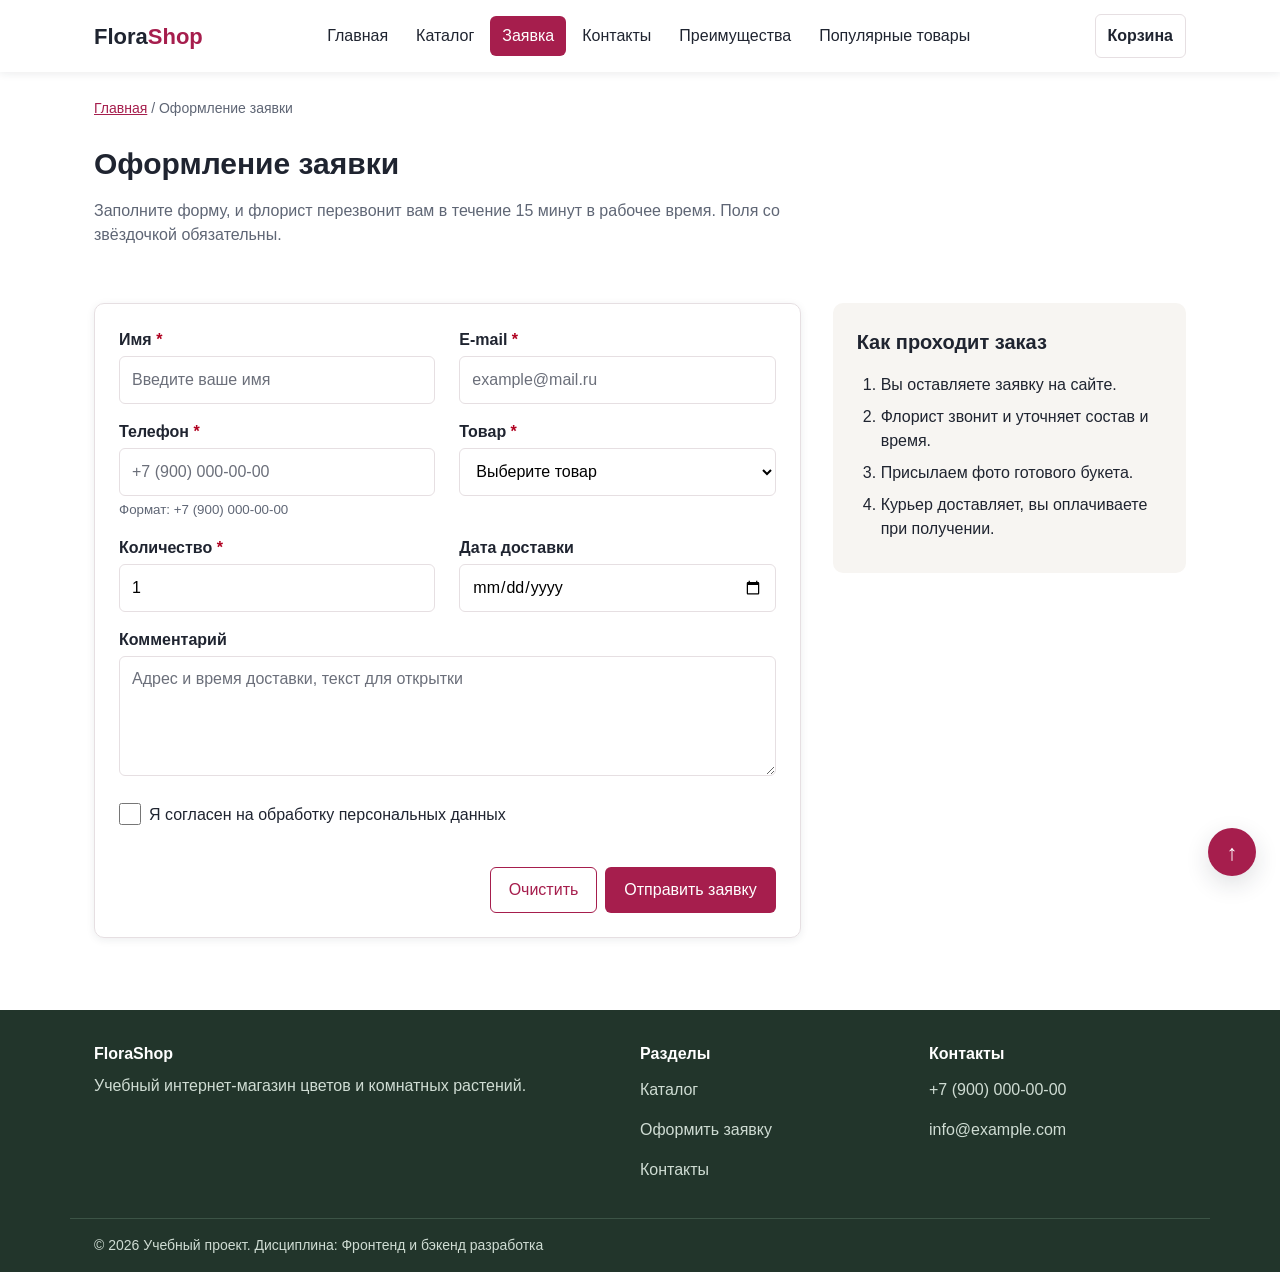
<file: order.html>
<!DOCTYPE html>
<html lang="ru" class="no-js">
<head>
  <meta charset="UTF-8">
  <meta name="viewport" content="width=device-width, initial-scale=1.0">
  <meta name="description" content="Форма заявки на букет или растение: контактные данные, выбор товара и пожелания.">
  <title>Оформление заявки — FloraShop</title>
  <link rel="stylesheet" href="css/style.css">
  <link rel="stylesheet" href="css/responsive.css">
  <script>document.documentElement.classList.replace('no-js', 'js');</script>
  <meta property="og:type" content="website">
  <meta property="og:title" content="Оформление заявки — FloraShop">
  <meta property="og:description" content="Форма заявки на букет или растение: контактные данные, выбор товара и пожелания.">
  <meta property="og:image" content="https://nikasivv.github.io/kr4-js-shop/images/preview.jpg">
</head>
<body id="top">
  <a class="skip-link" href="#main">Перейти к содержимому</a>

  <header class="site-header">
    <div class="site-header__inner">
      <a class="site-header__logo" href="index.html">Flora<span class="site-header__logo-accent">Shop</span></a>

      <a class="cart-link" href="cart.html">
        <span class="cart-link__text">Корзина</span>
        <span class="cart-link__count" hidden>0</span>
      </a>

      <button class="menu-toggle" type="button" aria-expanded="false" aria-controls="site-nav">
        <span class="menu-toggle__icon" aria-hidden="true"></span>
        <span class="menu-toggle__text">Меню</span>
      </button>

      <nav class="site-nav" id="site-nav" aria-label="Основная навигация">
        <ul class="site-nav__list">
          <li class="site-nav__item">
            <a class="site-nav__link" href="index.html">Главная</a>
          </li>
          <li class="site-nav__item">
            <a class="site-nav__link" href="catalog.html">Каталог</a>
          </li>
          <li class="site-nav__item">
            <a class="site-nav__link site-nav__link--active" href="order.html" aria-current="page">Заявка</a>
          </li>
          <li class="site-nav__item">
            <a class="site-nav__link" href="contacts.html">Контакты</a>
          </li>
          <li class="site-nav__item">
            <a class="site-nav__link" href="index.html#advantages">Преимущества</a>
          </li>
          <li class="site-nav__item">
            <a class="site-nav__link" href="index.html#popular">Популярные товары</a>
          </li>
        </ul>
      </nav>
    </div>
  </header>

  <main class="page" id="main">
    <nav class="breadcrumbs" aria-label="Хлебные крошки">
      <a class="breadcrumbs__link" href="index.html">Главная</a>
      <span class="breadcrumbs__current" aria-current="page">Оформление заявки</span>
    </nav>

    <section class="section">
      <h1 class="section__title">Оформление заявки</h1>
      <p class="section__text">
        Заполните форму, и флорист перезвонит вам в течение 15 минут
        в рабочее время. Поля со звёздочкой обязательны.
      </p>
    </section>

    <div class="order-layout">
      <section class="order-layout__form" aria-labelledby="order-form-title">
        <h2 class="visually-hidden" id="order-form-title">Форма заявки</h2>

        <section class="order-cart" data-order-cart hidden aria-labelledby="order-cart-title">
          <h3 class="order-cart__title" id="order-cart-title">Товары из корзины</h3>
          <ul class="order-cart__list" data-order-cart-list></ul>
          <p class="order-cart__total" data-order-cart-total></p>
          <a class="order-cart__link" href="cart.html">Изменить состав в корзине</a>
        </section>

        <form class="order-form order-form--page" id="order-page-form" action="#" method="post" novalidate>
        <div class="order-form__field">
          <label class="order-form__label" for="page-name">Имя <span class="order-form__required" aria-hidden="true">*</span></label>
          <input
            class="order-form__input"
            id="page-name"
            name="name"
            data-error="Введите имя — минимум 2 символа."
            type="text"
            placeholder="Введите ваше имя"
            autocomplete="given-name"
            required
          >
        </div>

        <div class="order-form__field">
          <label class="order-form__label" for="page-email">E-mail <span class="order-form__required" aria-hidden="true">*</span></label>
          <input
            class="order-form__input"
            id="page-email"
            name="email"
            data-error="Введите e-mail в формате name@example.ru."
            type="email"
            placeholder="example@mail.ru"
            autocomplete="email"
            required
          >
        </div>

        <div class="order-form__field">
          <label class="order-form__label" for="page-phone">Телефон <span class="order-form__required" aria-hidden="true">*</span></label>
          <input
            class="order-form__input"
            id="page-phone"
            name="phone"
            data-error="Введите телефон в формате +7 (900) 000-00-00."
            type="tel"
            inputmode="tel"
            autocomplete="tel"
            placeholder="+7 (900) 000-00-00"
            aria-describedby="page-phone-hint"
            required
          >
          <small class="order-form__hint" id="page-phone-hint">Формат: +7 (900) 000-00-00</small>
        </div>

        <div class="order-form__field" data-single-product>
          <label class="order-form__label" for="page-product">Товар <span class="order-form__required" aria-hidden="true">*</span></label>
          <select class="order-form__select" id="page-product" name="product" data-error="Выберите товар из списка." required>
            <option value="">Выберите товар</option>
          </select>
        </div>

        <div class="order-form__field" data-single-product>
          <label class="order-form__label" for="page-quantity">Количество <span class="order-form__required" aria-hidden="true">*</span></label>
          <input
            class="order-form__input"
            id="page-quantity"
            name="quantity"
            data-error="Укажите количество от 1 до 10."
            type="number"
            min="1"
            max="10"
            value="1"
            required
          >
        </div>

        <div class="order-form__field">
          <label class="order-form__label" for="page-date">Дата доставки</label>
          <input
            class="order-form__input"
            id="page-date"
            name="date"
            type="date"
          >
        </div>

        <div class="order-form__field order-form__field--wide">
          <label class="order-form__label" for="page-comment">Комментарий</label>
          <textarea
            class="order-form__textarea"
            id="page-comment"
            name="comment"
            rows="4"
            placeholder="Адрес и время доставки, текст для открытки"
          ></textarea>
        </div>

        <div class="order-form__field order-form__field--wide">
          <label class="order-form__checkbox-label" for="page-agreement">
            <input
              class="order-form__checkbox"
              id="page-agreement"
              name="agreement"
              data-error="Нужно согласие на обработку персональных данных."
              type="checkbox"
              required
            >
            Я согласен на обработку персональных данных
          </label>
        </div>

          <div class="order-form__actions">
            <button class="button button--secondary" type="reset">Очистить</button>
            <button class="button button--primary" type="submit">Отправить заявку</button>
          </div>
        </form>
      </section>

      <aside class="order-steps" aria-labelledby="order-steps-title">
        <h2 class="order-steps__title" id="order-steps-title">Как проходит заказ</h2>
        <ol class="order-steps__list">
          <li class="order-steps__item">Вы оставляете заявку на сайте.</li>
          <li class="order-steps__item">Флорист звонит и уточняет состав и время.</li>
          <li class="order-steps__item">Присылаем фото готового букета.</li>
          <li class="order-steps__item">Курьер доставляет, вы оплачиваете при получении.</li>
        </ol>
      </aside>
    </div>
  </main>

  <footer class="site-footer" id="contacts">
    <div class="site-footer__inner">
      <div class="site-footer__column">
        <p class="site-footer__title">FloraShop</p>
        <p class="site-footer__text">Учебный интернет-магазин цветов и комнатных растений.</p>
      </div>

      <nav class="site-footer__column" aria-label="Навигация в подвале">
        <p class="site-footer__title">Разделы</p>
        <a class="site-footer__link" href="catalog.html">Каталог</a>
        <a class="site-footer__link" href="order.html">Оформить заявку</a>
        <a class="site-footer__link" href="contacts.html">Контакты</a>
      </nav>

      <div class="site-footer__column">
        <p class="site-footer__title">Контакты</p>
        <a class="site-footer__link" href="tel:+79000000000">+7 (900) 000-00-00</a>
        <a class="site-footer__link" href="mailto:info@example.com">info@example.com</a>
      </div>
    </div>

    <div class="site-footer__bottom">
      <p class="site-footer__text">&copy; 2026 Учебный проект. Дисциплина: Фронтенд и бэкенд разработка</p>
    </div>
  </footer>

  <a class="to-top" href="#top" aria-label="Наверх">↑</a>

  <p class="success-message" id="success-message" role="status" aria-live="polite"></p>

  <script src="js/data.js" defer></script>
  <script src="js/main.js" defer></script>
  <script src="js/cart.js" defer></script>
  <script src="js/validation.js" defer></script>
</body>
</html>
</file>
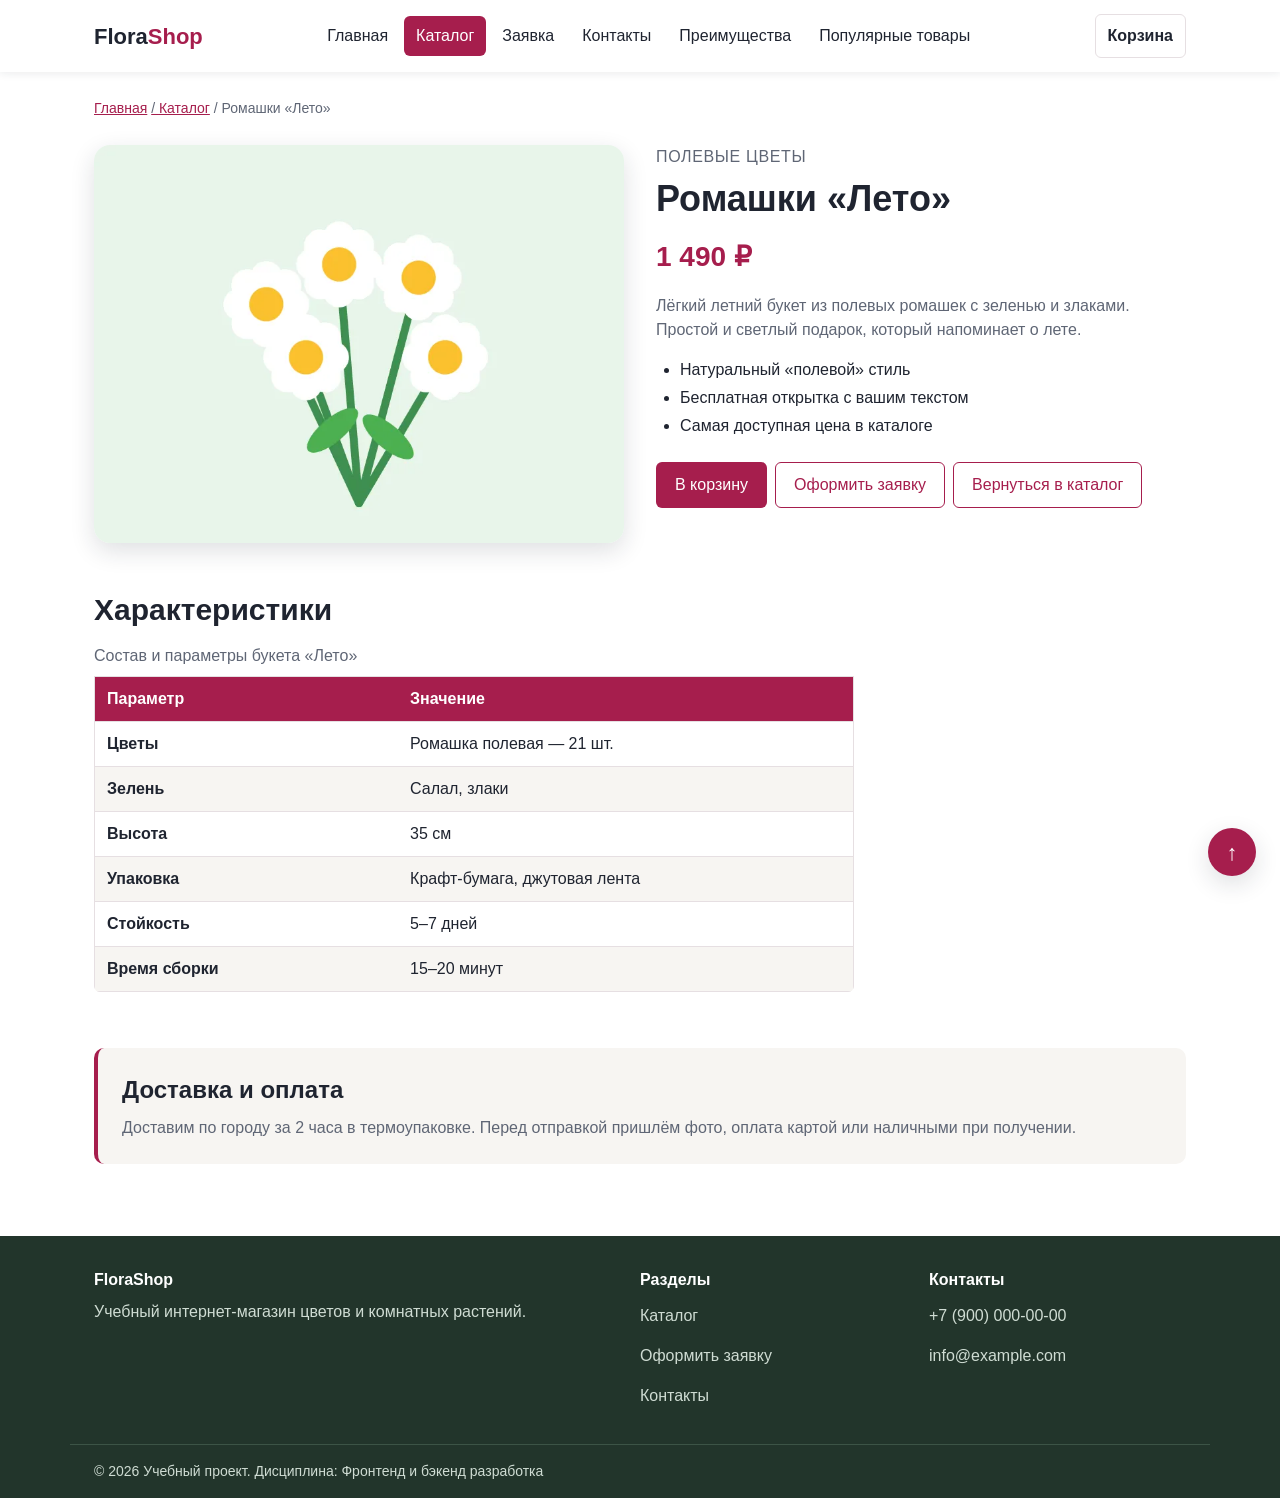
<file: product-daisies.html>
<!DOCTYPE html>
<html lang="ru" class="no-js">
<head>
  <meta charset="UTF-8">
  <meta name="viewport" content="width=device-width, initial-scale=1.0">
  <meta name="description" content="Ромашки «Лето»: описание, состав, цена и оформление заявки в цветочном магазине FloraShop.">
  <title>Ромашки «Лето» — FloraShop</title>
  <link rel="stylesheet" href="css/style.css">
  <link rel="stylesheet" href="css/responsive.css">
  <script>document.documentElement.classList.replace('no-js', 'js');</script>
  <meta property="og:type" content="website">
  <meta property="og:title" content="Ромашки «Лето» — FloraShop">
  <meta property="og:description" content="Ромашки «Лето»: описание, состав, цена и оформление заявки в цветочном магазине FloraShop.">
  <meta property="og:image" content="https://nikasivv.github.io/kr4-js-shop/images/preview.jpg">
</head>
<body id="top">
  <a class="skip-link" href="#main">Перейти к содержимому</a>

  <header class="site-header">
    <div class="site-header__inner">
      <a class="site-header__logo" href="index.html">Flora<span class="site-header__logo-accent">Shop</span></a>

      <a class="cart-link" href="cart.html">
        <span class="cart-link__text">Корзина</span>
        <span class="cart-link__count" hidden>0</span>
      </a>

      <button class="menu-toggle" type="button" aria-expanded="false" aria-controls="site-nav">
        <span class="menu-toggle__icon" aria-hidden="true"></span>
        <span class="menu-toggle__text">Меню</span>
      </button>

      <nav class="site-nav" id="site-nav" aria-label="Основная навигация">
        <ul class="site-nav__list">
          <li class="site-nav__item">
            <a class="site-nav__link" href="index.html">Главная</a>
          </li>
          <li class="site-nav__item">
            <a class="site-nav__link site-nav__link--active" href="catalog.html">Каталог</a>
          </li>
          <li class="site-nav__item">
            <a class="site-nav__link" href="order.html">Заявка</a>
          </li>
          <li class="site-nav__item">
            <a class="site-nav__link" href="contacts.html">Контакты</a>
          </li>
          <li class="site-nav__item">
            <a class="site-nav__link" href="index.html#advantages">Преимущества</a>
          </li>
          <li class="site-nav__item">
            <a class="site-nav__link" href="index.html#popular">Популярные товары</a>
          </li>
        </ul>
      </nav>
    </div>
  </header>

  <main class="page" id="main">
    <nav class="breadcrumbs" aria-label="Хлебные крошки">
      <a class="breadcrumbs__link" href="index.html">Главная</a>
      <a class="breadcrumbs__link" href="catalog.html">Каталог</a>
      <span class="breadcrumbs__current" aria-current="page">Ромашки «Лето»</span>
    </nav>

    <article class="product">
      <div class="product__gallery">
        <picture>
          <source type="image/webp" srcset="images/daisies-400.webp 400w, images/daisies-800.webp 800w, images/daisies-1200.webp 1200w" sizes="(min-width: 1140px) 530px, (min-width: 768px) 46vw, 92vw">
          <img class="product__image" src="images/daisies-800.jpg" srcset="images/daisies-400.jpg 400w, images/daisies-800.jpg 800w, images/daisies-1200.jpg 1200w" sizes="(min-width: 1140px) 530px, (min-width: 768px) 46vw, 92vw" alt="Букет полевых ромашек" width="400" height="300" fetchpriority="high">
        </picture>
      </div>

      <div class="product__info">
        <p class="product__category">Полевые цветы</p>
        <h1 class="product__title">Ромашки «Лето»</h1>
        <p class="product__price">1 490 ₽</p>
        <p class="product__text">
          Лёгкий летний букет из полевых ромашек с зеленью и злаками. Простой и светлый подарок, который напоминает о лете.
        </p>

        <ul class="product__features">
          <li class="product__feature">Натуральный «полевой» стиль</li>
          <li class="product__feature">Бесплатная открытка с вашим текстом</li>
          <li class="product__feature">Самая доступная цена в каталоге</li>
        </ul>

        <div class="product__actions">
          <button class="button button--primary" type="button" data-action="add-to-cart" data-product-id="4">В корзину</button>
          <a class="button button--secondary" href="order.html?product=4">Оформить заявку</a>
          <a class="button button--secondary" href="catalog.html">Вернуться в каталог</a>
        </div>
      </div>
    </article>

    <section class="section" id="specs">
      <h2 class="section__title">Характеристики</h2>

      <div class="table-wrapper" role="region" aria-labelledby="specs-caption" tabindex="0">
        <table class="specs-table">
          <caption class="specs-table__caption" id="specs-caption">Состав и параметры букета «Лето»</caption>
          <thead>
            <tr>
              <th class="specs-table__head" scope="col">Параметр</th>
              <th class="specs-table__head" scope="col">Значение</th>
            </tr>
          </thead>
          <tbody>
            <tr class="specs-table__row">
              <th class="specs-table__name" scope="row">Цветы</th>
              <td class="specs-table__value">Ромашка полевая — 21 шт.</td>
            </tr>
            <tr class="specs-table__row">
              <th class="specs-table__name" scope="row">Зелень</th>
              <td class="specs-table__value">Салал, злаки</td>
            </tr>
            <tr class="specs-table__row">
              <th class="specs-table__name" scope="row">Высота</th>
              <td class="specs-table__value">35 см</td>
            </tr>
            <tr class="specs-table__row">
              <th class="specs-table__name" scope="row">Упаковка</th>
              <td class="specs-table__value">Крафт-бумага, джутовая лента</td>
            </tr>
            <tr class="specs-table__row">
              <th class="specs-table__name" scope="row">Стойкость</th>
              <td class="specs-table__value">5–7 дней</td>
            </tr>
            <tr class="specs-table__row">
              <th class="specs-table__name" scope="row">Время сборки</th>
              <td class="specs-table__value">15–20 минут</td>
            </tr>
          </tbody>
        </table>
      </div>
    </section>

    <aside class="promo">
      <h2 class="promo__title">Доставка и оплата</h2>
      <p class="promo__text">
        Доставим по городу за 2 часа в термоупаковке. Перед отправкой
        пришлём фото, оплата картой или наличными при получении.
      </p>
    </aside>
  </main>

  <footer class="site-footer" id="contacts">
    <div class="site-footer__inner">
      <div class="site-footer__column">
        <p class="site-footer__title">FloraShop</p>
        <p class="site-footer__text">Учебный интернет-магазин цветов и комнатных растений.</p>
      </div>

      <nav class="site-footer__column" aria-label="Навигация в подвале">
        <p class="site-footer__title">Разделы</p>
        <a class="site-footer__link" href="catalog.html">Каталог</a>
        <a class="site-footer__link" href="order.html">Оформить заявку</a>
        <a class="site-footer__link" href="contacts.html">Контакты</a>
      </nav>

      <div class="site-footer__column">
        <p class="site-footer__title">Контакты</p>
        <a class="site-footer__link" href="tel:+79000000000">+7 (900) 000-00-00</a>
        <a class="site-footer__link" href="mailto:info@example.com">info@example.com</a>
      </div>
    </div>

    <div class="site-footer__bottom">
      <p class="site-footer__text">&copy; 2026 Учебный проект. Дисциплина: Фронтенд и бэкенд разработка</p>
    </div>
  </footer>

  <p class="success-message" id="success-message" role="status" aria-live="polite"></p>

  <a class="to-top" href="#top" aria-label="Наверх">↑</a>

  <script src="js/data.js" defer></script>
  <script src="js/main.js" defer></script>
  <script src="js/cart.js" defer></script>
</body>
</html>
</file>
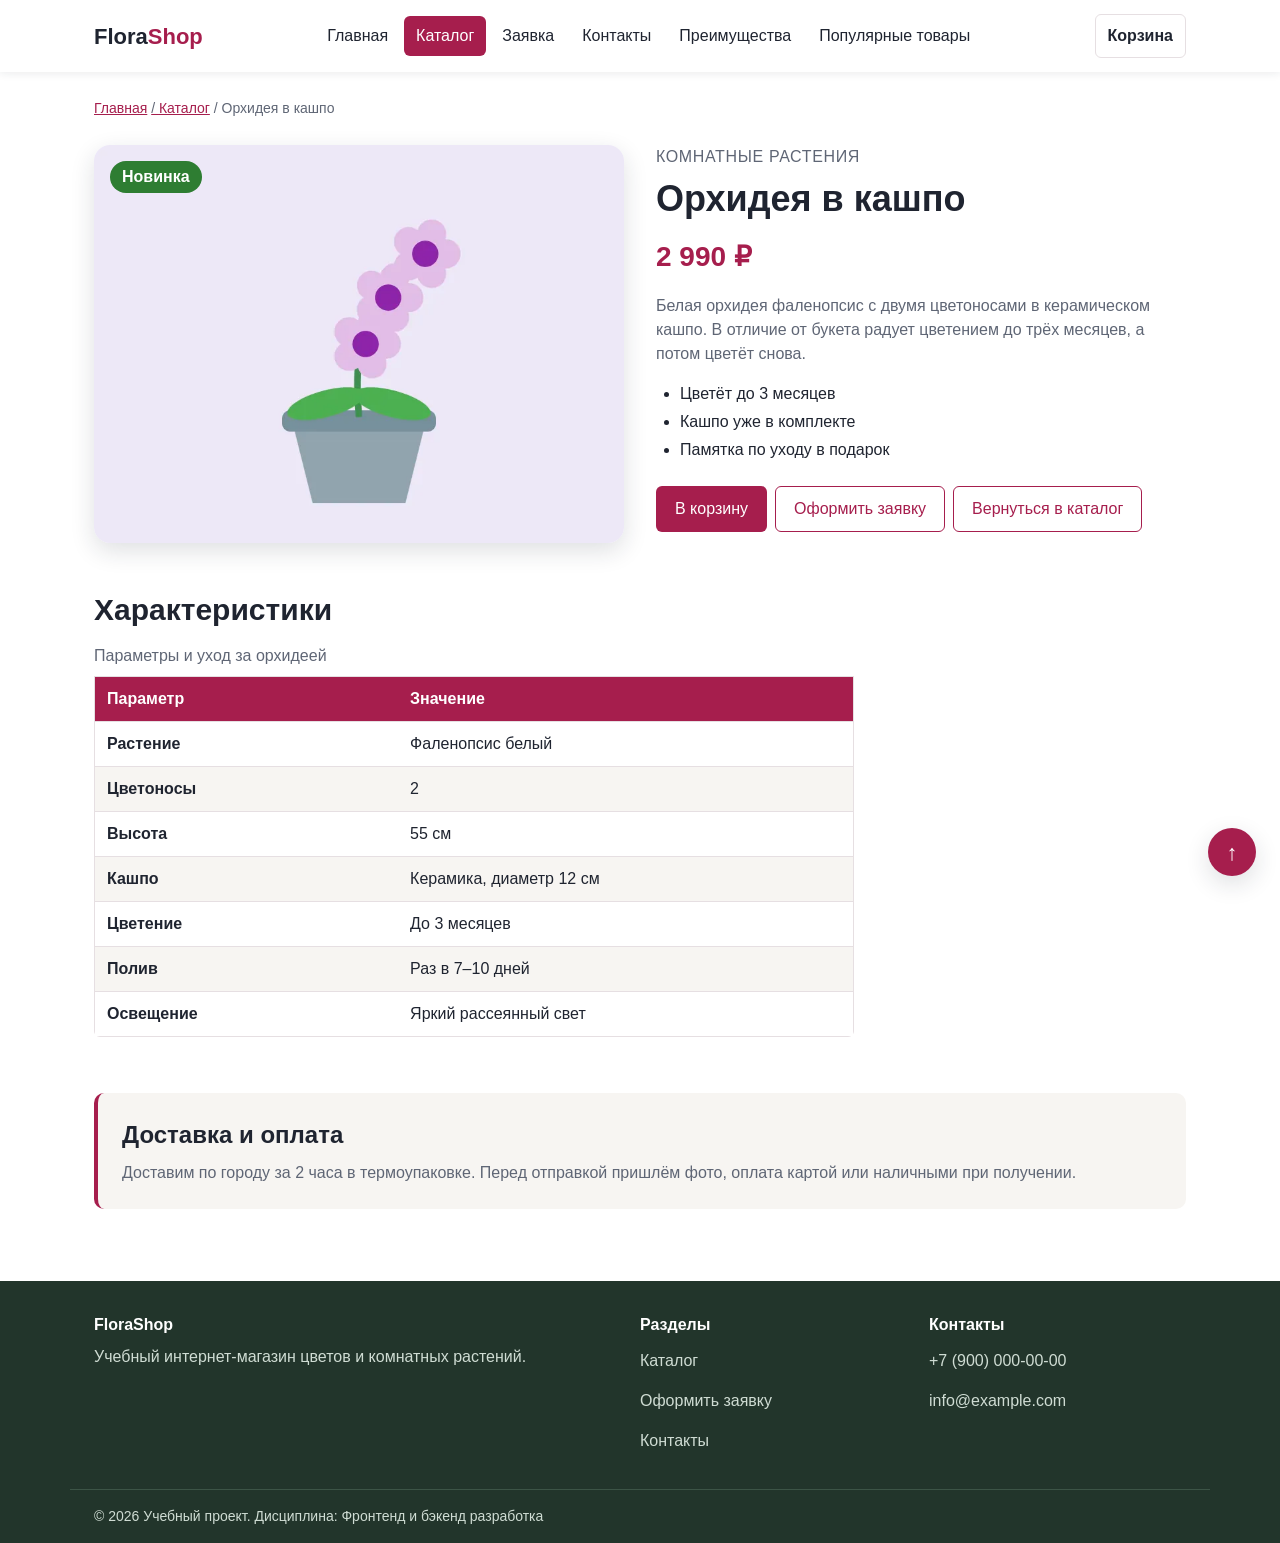
<file: product-orchid.html>
<!DOCTYPE html>
<html lang="ru" class="no-js">
<head>
  <meta charset="UTF-8">
  <meta name="viewport" content="width=device-width, initial-scale=1.0">
  <meta name="description" content="Орхидея в кашпо: описание, состав, цена и оформление заявки в цветочном магазине FloraShop.">
  <title>Орхидея в кашпо — FloraShop</title>
  <link rel="stylesheet" href="css/style.css">
  <link rel="stylesheet" href="css/responsive.css">
  <script>document.documentElement.classList.replace('no-js', 'js');</script>
  <meta property="og:type" content="website">
  <meta property="og:title" content="Орхидея в кашпо — FloraShop">
  <meta property="og:description" content="Орхидея в кашпо: описание, состав, цена и оформление заявки в цветочном магазине FloraShop.">
  <meta property="og:image" content="https://nikasivv.github.io/kr4-js-shop/images/preview.jpg">
</head>
<body id="top">
  <a class="skip-link" href="#main">Перейти к содержимому</a>

  <header class="site-header">
    <div class="site-header__inner">
      <a class="site-header__logo" href="index.html">Flora<span class="site-header__logo-accent">Shop</span></a>

      <a class="cart-link" href="cart.html">
        <span class="cart-link__text">Корзина</span>
        <span class="cart-link__count" hidden>0</span>
      </a>

      <button class="menu-toggle" type="button" aria-expanded="false" aria-controls="site-nav">
        <span class="menu-toggle__icon" aria-hidden="true"></span>
        <span class="menu-toggle__text">Меню</span>
      </button>

      <nav class="site-nav" id="site-nav" aria-label="Основная навигация">
        <ul class="site-nav__list">
          <li class="site-nav__item">
            <a class="site-nav__link" href="index.html">Главная</a>
          </li>
          <li class="site-nav__item">
            <a class="site-nav__link site-nav__link--active" href="catalog.html">Каталог</a>
          </li>
          <li class="site-nav__item">
            <a class="site-nav__link" href="order.html">Заявка</a>
          </li>
          <li class="site-nav__item">
            <a class="site-nav__link" href="contacts.html">Контакты</a>
          </li>
          <li class="site-nav__item">
            <a class="site-nav__link" href="index.html#advantages">Преимущества</a>
          </li>
          <li class="site-nav__item">
            <a class="site-nav__link" href="index.html#popular">Популярные товары</a>
          </li>
        </ul>
      </nav>
    </div>
  </header>

  <main class="page" id="main">
    <nav class="breadcrumbs" aria-label="Хлебные крошки">
      <a class="breadcrumbs__link" href="index.html">Главная</a>
      <a class="breadcrumbs__link" href="catalog.html">Каталог</a>
      <span class="breadcrumbs__current" aria-current="page">Орхидея в кашпо</span>
    </nav>

    <article class="product">
      <div class="product__gallery">
        <span class="product__badge product__badge--new">Новинка</span>
        <picture>
          <source type="image/webp" srcset="images/orchid-400.webp 400w, images/orchid-800.webp 800w, images/orchid-1200.webp 1200w" sizes="(min-width: 1140px) 530px, (min-width: 768px) 46vw, 92vw">
          <img class="product__image" src="images/orchid-800.jpg" srcset="images/orchid-400.jpg 400w, images/orchid-800.jpg 800w, images/orchid-1200.jpg 1200w" sizes="(min-width: 1140px) 530px, (min-width: 768px) 46vw, 92vw" alt="Орхидея фаленопсис в кашпо" width="400" height="300" fetchpriority="high">
        </picture>
      </div>

      <div class="product__info">
        <p class="product__category">Комнатные растения</p>
        <h1 class="product__title">Орхидея в кашпо</h1>
        <p class="product__price">2 990 ₽</p>
        <p class="product__text">
          Белая орхидея фаленопсис с двумя цветоносами в керамическом кашпо. В отличие от букета радует цветением до трёх месяцев, а потом цветёт снова.
        </p>

        <ul class="product__features">
          <li class="product__feature">Цветёт до 3 месяцев</li>
          <li class="product__feature">Кашпо уже в комплекте</li>
          <li class="product__feature">Памятка по уходу в подарок</li>
        </ul>

        <div class="product__actions">
          <button class="button button--primary" type="button" data-action="add-to-cart" data-product-id="5">В корзину</button>
          <a class="button button--secondary" href="order.html?product=5">Оформить заявку</a>
          <a class="button button--secondary" href="catalog.html">Вернуться в каталог</a>
        </div>
      </div>
    </article>

    <section class="section" id="specs">
      <h2 class="section__title">Характеристики</h2>

      <div class="table-wrapper" role="region" aria-labelledby="specs-caption" tabindex="0">
        <table class="specs-table">
          <caption class="specs-table__caption" id="specs-caption">Параметры и уход за орхидеей</caption>
          <thead>
            <tr>
              <th class="specs-table__head" scope="col">Параметр</th>
              <th class="specs-table__head" scope="col">Значение</th>
            </tr>
          </thead>
          <tbody>
            <tr class="specs-table__row">
              <th class="specs-table__name" scope="row">Растение</th>
              <td class="specs-table__value">Фаленопсис белый</td>
            </tr>
            <tr class="specs-table__row">
              <th class="specs-table__name" scope="row">Цветоносы</th>
              <td class="specs-table__value">2</td>
            </tr>
            <tr class="specs-table__row">
              <th class="specs-table__name" scope="row">Высота</th>
              <td class="specs-table__value">55 см</td>
            </tr>
            <tr class="specs-table__row">
              <th class="specs-table__name" scope="row">Кашпо</th>
              <td class="specs-table__value">Керамика, диаметр 12 см</td>
            </tr>
            <tr class="specs-table__row">
              <th class="specs-table__name" scope="row">Цветение</th>
              <td class="specs-table__value">До 3 месяцев</td>
            </tr>
            <tr class="specs-table__row">
              <th class="specs-table__name" scope="row">Полив</th>
              <td class="specs-table__value">Раз в 7–10 дней</td>
            </tr>
            <tr class="specs-table__row">
              <th class="specs-table__name" scope="row">Освещение</th>
              <td class="specs-table__value">Яркий рассеянный свет</td>
            </tr>
          </tbody>
        </table>
      </div>
    </section>

    <aside class="promo">
      <h2 class="promo__title">Доставка и оплата</h2>
      <p class="promo__text">
        Доставим по городу за 2 часа в термоупаковке. Перед отправкой
        пришлём фото, оплата картой или наличными при получении.
      </p>
    </aside>
  </main>

  <footer class="site-footer" id="contacts">
    <div class="site-footer__inner">
      <div class="site-footer__column">
        <p class="site-footer__title">FloraShop</p>
        <p class="site-footer__text">Учебный интернет-магазин цветов и комнатных растений.</p>
      </div>

      <nav class="site-footer__column" aria-label="Навигация в подвале">
        <p class="site-footer__title">Разделы</p>
        <a class="site-footer__link" href="catalog.html">Каталог</a>
        <a class="site-footer__link" href="order.html">Оформить заявку</a>
        <a class="site-footer__link" href="contacts.html">Контакты</a>
      </nav>

      <div class="site-footer__column">
        <p class="site-footer__title">Контакты</p>
        <a class="site-footer__link" href="tel:+79000000000">+7 (900) 000-00-00</a>
        <a class="site-footer__link" href="mailto:info@example.com">info@example.com</a>
      </div>
    </div>

    <div class="site-footer__bottom">
      <p class="site-footer__text">&copy; 2026 Учебный проект. Дисциплина: Фронтенд и бэкенд разработка</p>
    </div>
  </footer>

  <p class="success-message" id="success-message" role="status" aria-live="polite"></p>

  <a class="to-top" href="#top" aria-label="Наверх">↑</a>

  <script src="js/data.js" defer></script>
  <script src="js/main.js" defer></script>
  <script src="js/cart.js" defer></script>
</body>
</html>
</file>
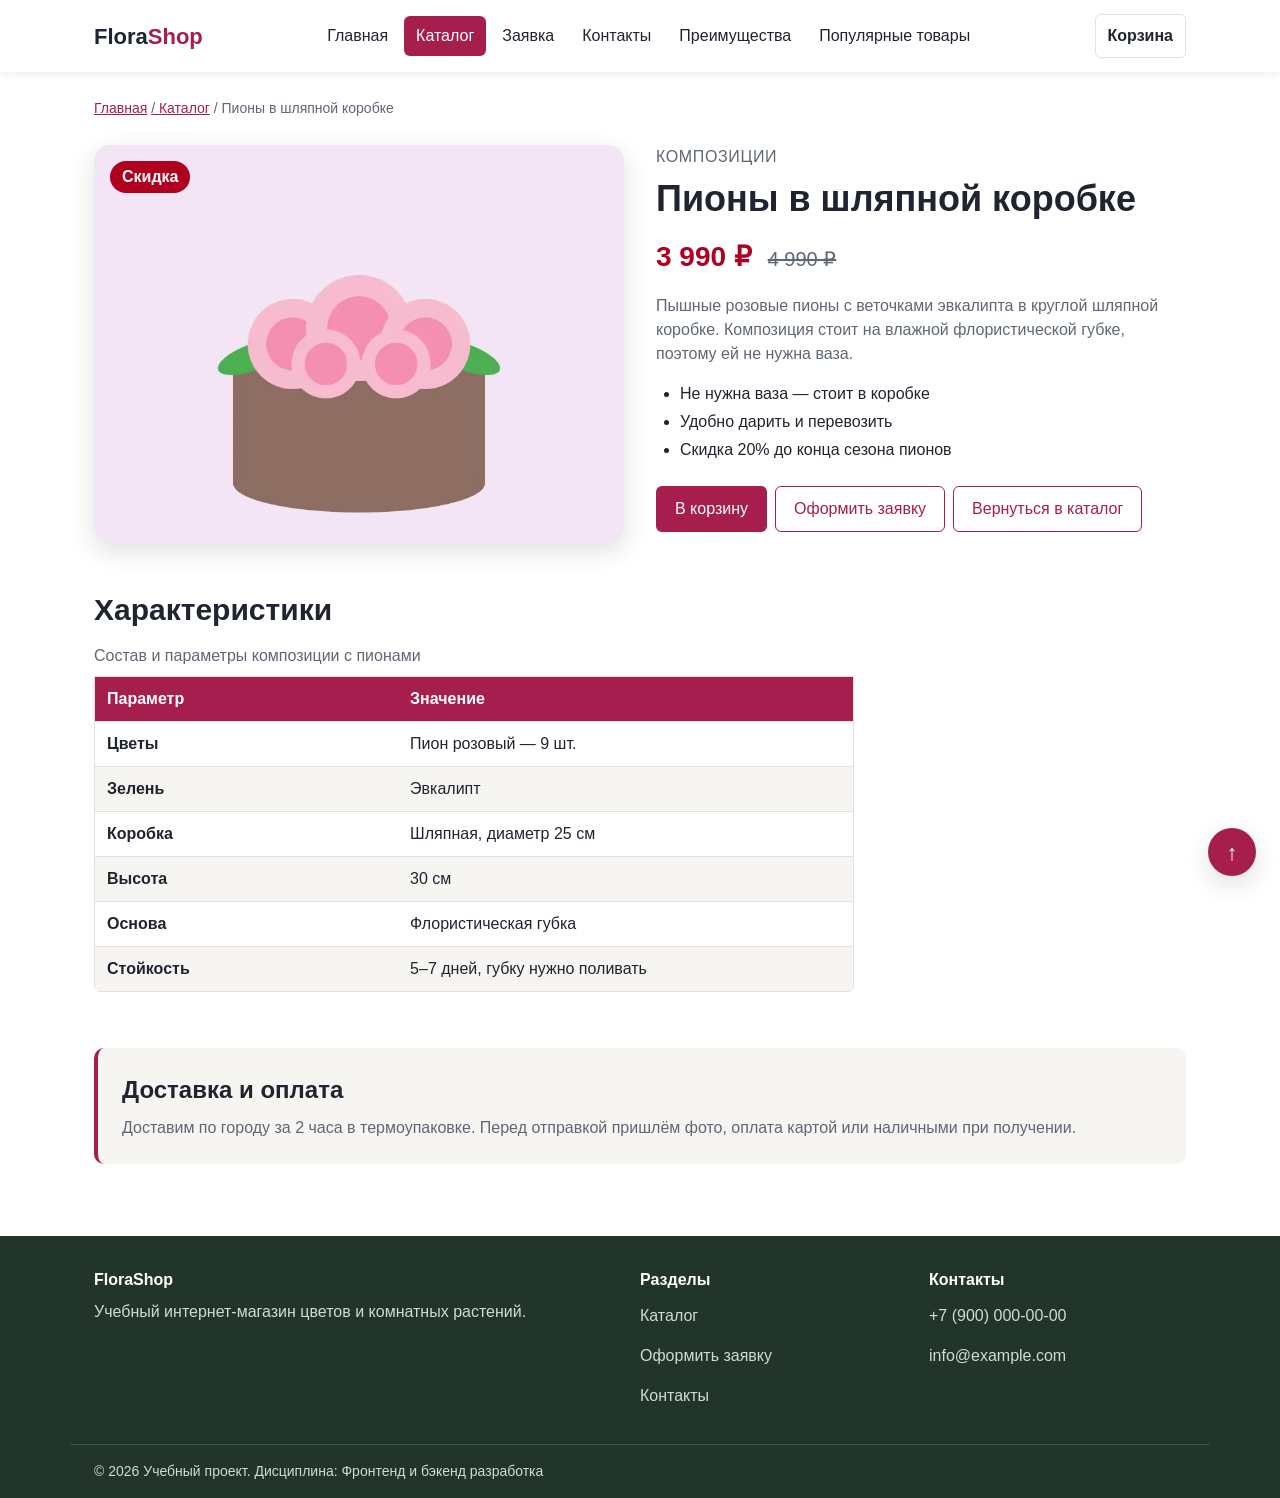
<file: product-peony.html>
<!DOCTYPE html>
<html lang="ru" class="no-js">
<head>
  <meta charset="UTF-8">
  <meta name="viewport" content="width=device-width, initial-scale=1.0">
  <meta name="description" content="Пионы в шляпной коробке: описание, состав, цена и оформление заявки в цветочном магазине FloraShop.">
  <title>Пионы в шляпной коробке — FloraShop</title>
  <link rel="stylesheet" href="css/style.css">
  <link rel="stylesheet" href="css/responsive.css">
  <script>document.documentElement.classList.replace('no-js', 'js');</script>
  <meta property="og:type" content="website">
  <meta property="og:title" content="Пионы в шляпной коробке — FloraShop">
  <meta property="og:description" content="Пионы в шляпной коробке: описание, состав, цена и оформление заявки в цветочном магазине FloraShop.">
  <meta property="og:image" content="https://nikasivv.github.io/kr4-js-shop/images/preview.jpg">
</head>
<body id="top">
  <a class="skip-link" href="#main">Перейти к содержимому</a>

  <header class="site-header">
    <div class="site-header__inner">
      <a class="site-header__logo" href="index.html">Flora<span class="site-header__logo-accent">Shop</span></a>

      <a class="cart-link" href="cart.html">
        <span class="cart-link__text">Корзина</span>
        <span class="cart-link__count" hidden>0</span>
      </a>

      <button class="menu-toggle" type="button" aria-expanded="false" aria-controls="site-nav">
        <span class="menu-toggle__icon" aria-hidden="true"></span>
        <span class="menu-toggle__text">Меню</span>
      </button>

      <nav class="site-nav" id="site-nav" aria-label="Основная навигация">
        <ul class="site-nav__list">
          <li class="site-nav__item">
            <a class="site-nav__link" href="index.html">Главная</a>
          </li>
          <li class="site-nav__item">
            <a class="site-nav__link site-nav__link--active" href="catalog.html">Каталог</a>
          </li>
          <li class="site-nav__item">
            <a class="site-nav__link" href="order.html">Заявка</a>
          </li>
          <li class="site-nav__item">
            <a class="site-nav__link" href="contacts.html">Контакты</a>
          </li>
          <li class="site-nav__item">
            <a class="site-nav__link" href="index.html#advantages">Преимущества</a>
          </li>
          <li class="site-nav__item">
            <a class="site-nav__link" href="index.html#popular">Популярные товары</a>
          </li>
        </ul>
      </nav>
    </div>
  </header>

  <main class="page" id="main">
    <nav class="breadcrumbs" aria-label="Хлебные крошки">
      <a class="breadcrumbs__link" href="index.html">Главная</a>
      <a class="breadcrumbs__link" href="catalog.html">Каталог</a>
      <span class="breadcrumbs__current" aria-current="page">Пионы в шляпной коробке</span>
    </nav>

    <article class="product">
      <div class="product__gallery">
        <span class="product__badge product__badge--sale">Скидка</span>
        <picture>
          <source type="image/webp" srcset="images/peony-400.webp 400w, images/peony-800.webp 800w, images/peony-1200.webp 1200w" sizes="(min-width: 1140px) 530px, (min-width: 768px) 46vw, 92vw">
          <img class="product__image" src="images/peony-800.jpg" srcset="images/peony-400.jpg 400w, images/peony-800.jpg 800w, images/peony-1200.jpg 1200w" sizes="(min-width: 1140px) 530px, (min-width: 768px) 46vw, 92vw" alt="Пионы в шляпной коробке" width="400" height="300" fetchpriority="high">
        </picture>
      </div>

      <div class="product__info">
        <p class="product__category">Композиции</p>
        <h1 class="product__title">Пионы в шляпной коробке</h1>
        <p class="product__price product__price--discount">3 990 ₽ <s class="product__old-price">4 990 ₽</s></p>
        <p class="product__text">
          Пышные розовые пионы с веточками эвкалипта в круглой шляпной коробке. Композиция стоит на влажной флористической губке, поэтому ей не нужна ваза.
        </p>

        <ul class="product__features">
          <li class="product__feature">Не нужна ваза — стоит в коробке</li>
          <li class="product__feature">Удобно дарить и перевозить</li>
          <li class="product__feature">Скидка 20% до конца сезона пионов</li>
        </ul>

        <div class="product__actions">
          <button class="button button--primary" type="button" data-action="add-to-cart" data-product-id="3">В корзину</button>
          <a class="button button--secondary" href="order.html?product=3">Оформить заявку</a>
          <a class="button button--secondary" href="catalog.html">Вернуться в каталог</a>
        </div>
      </div>
    </article>

    <section class="section" id="specs">
      <h2 class="section__title">Характеристики</h2>

      <div class="table-wrapper" role="region" aria-labelledby="specs-caption" tabindex="0">
        <table class="specs-table">
          <caption class="specs-table__caption" id="specs-caption">Состав и параметры композиции с пионами</caption>
          <thead>
            <tr>
              <th class="specs-table__head" scope="col">Параметр</th>
              <th class="specs-table__head" scope="col">Значение</th>
            </tr>
          </thead>
          <tbody>
            <tr class="specs-table__row">
              <th class="specs-table__name" scope="row">Цветы</th>
              <td class="specs-table__value">Пион розовый — 9 шт.</td>
            </tr>
            <tr class="specs-table__row">
              <th class="specs-table__name" scope="row">Зелень</th>
              <td class="specs-table__value">Эвкалипт</td>
            </tr>
            <tr class="specs-table__row">
              <th class="specs-table__name" scope="row">Коробка</th>
              <td class="specs-table__value">Шляпная, диаметр 25 см</td>
            </tr>
            <tr class="specs-table__row">
              <th class="specs-table__name" scope="row">Высота</th>
              <td class="specs-table__value">30 см</td>
            </tr>
            <tr class="specs-table__row">
              <th class="specs-table__name" scope="row">Основа</th>
              <td class="specs-table__value">Флористическая губка</td>
            </tr>
            <tr class="specs-table__row">
              <th class="specs-table__name" scope="row">Стойкость</th>
              <td class="specs-table__value">5–7 дней, губку нужно поливать</td>
            </tr>
          </tbody>
        </table>
      </div>
    </section>

    <aside class="promo">
      <h2 class="promo__title">Доставка и оплата</h2>
      <p class="promo__text">
        Доставим по городу за 2 часа в термоупаковке. Перед отправкой
        пришлём фото, оплата картой или наличными при получении.
      </p>
    </aside>
  </main>

  <footer class="site-footer" id="contacts">
    <div class="site-footer__inner">
      <div class="site-footer__column">
        <p class="site-footer__title">FloraShop</p>
        <p class="site-footer__text">Учебный интернет-магазин цветов и комнатных растений.</p>
      </div>

      <nav class="site-footer__column" aria-label="Навигация в подвале">
        <p class="site-footer__title">Разделы</p>
        <a class="site-footer__link" href="catalog.html">Каталог</a>
        <a class="site-footer__link" href="order.html">Оформить заявку</a>
        <a class="site-footer__link" href="contacts.html">Контакты</a>
      </nav>

      <div class="site-footer__column">
        <p class="site-footer__title">Контакты</p>
        <a class="site-footer__link" href="tel:+79000000000">+7 (900) 000-00-00</a>
        <a class="site-footer__link" href="mailto:info@example.com">info@example.com</a>
      </div>
    </div>

    <div class="site-footer__bottom">
      <p class="site-footer__text">&copy; 2026 Учебный проект. Дисциплина: Фронтенд и бэкенд разработка</p>
    </div>
  </footer>

  <p class="success-message" id="success-message" role="status" aria-live="polite"></p>

  <a class="to-top" href="#top" aria-label="Наверх">↑</a>

  <script src="js/data.js" defer></script>
  <script src="js/main.js" defer></script>
  <script src="js/cart.js" defer></script>
</body>
</html>
</file>
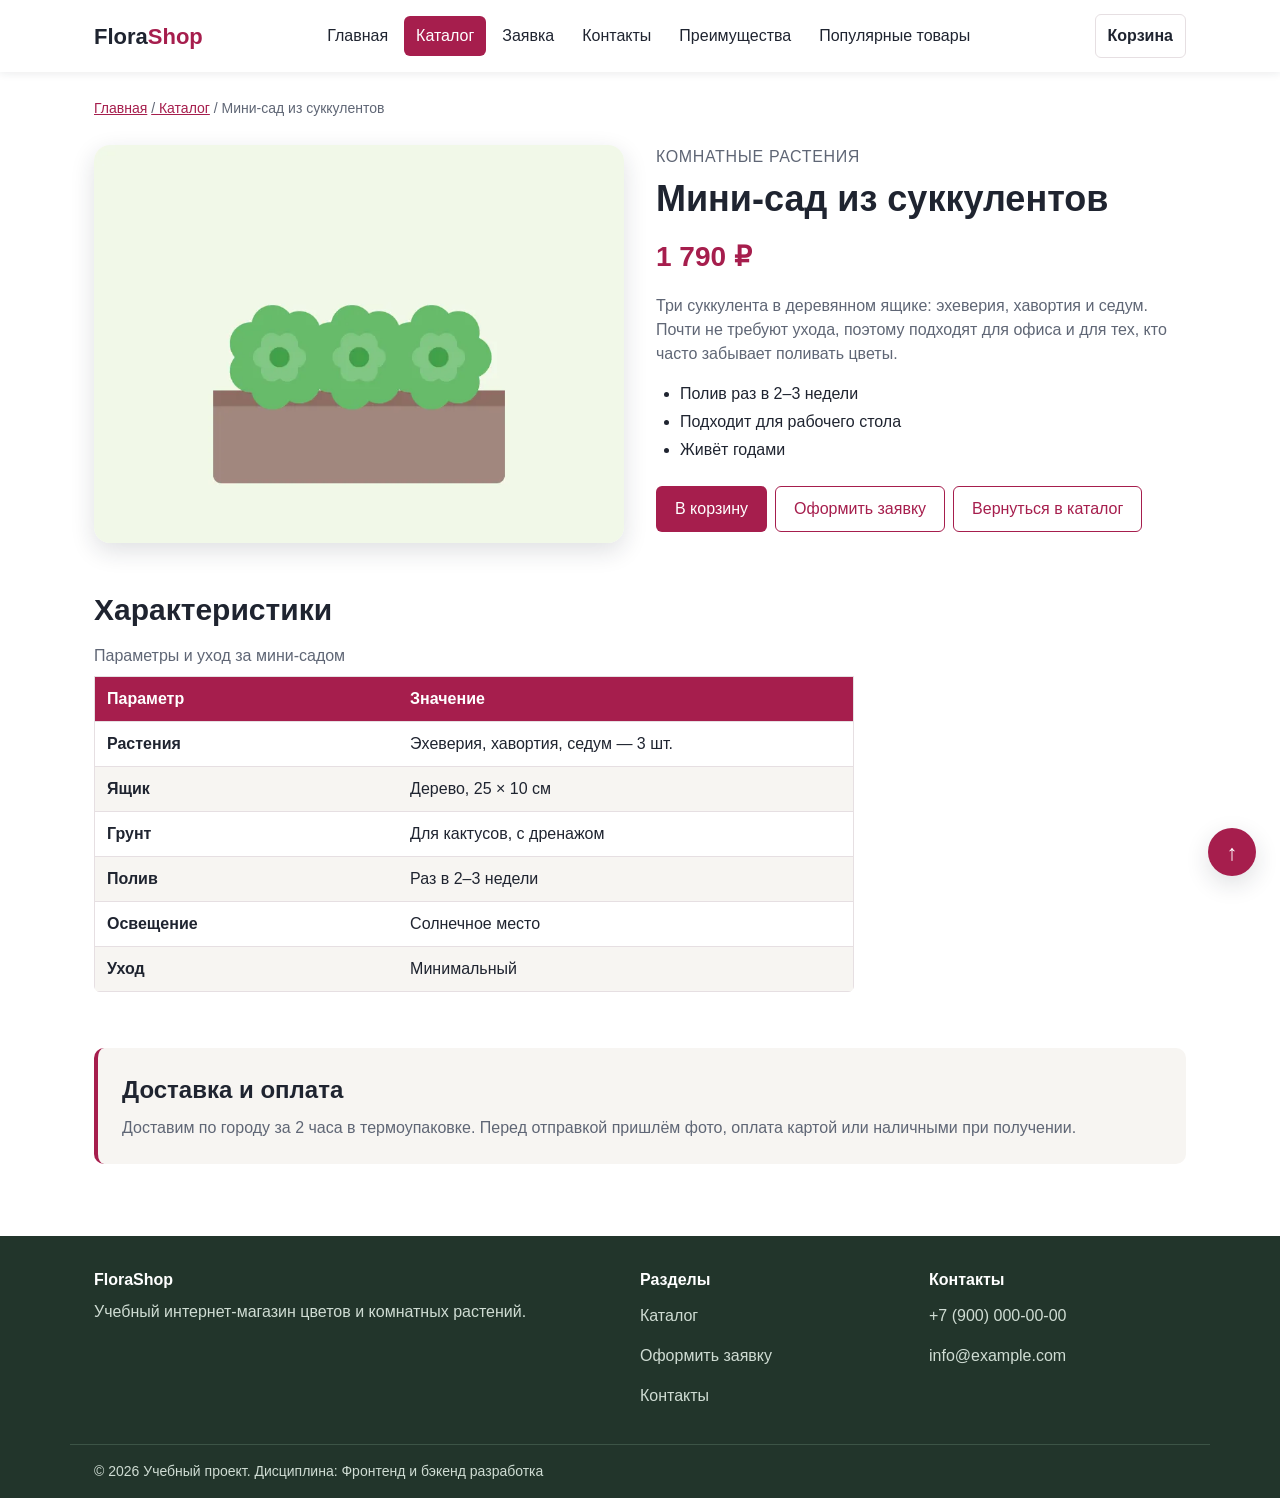
<file: product-succulents.html>
<!DOCTYPE html>
<html lang="ru" class="no-js">
<head>
  <meta charset="UTF-8">
  <meta name="viewport" content="width=device-width, initial-scale=1.0">
  <meta name="description" content="Мини-сад из суккулентов: описание, состав, цена и оформление заявки в цветочном магазине FloraShop.">
  <title>Мини-сад из суккулентов — FloraShop</title>
  <link rel="stylesheet" href="css/style.css">
  <link rel="stylesheet" href="css/responsive.css">
  <script>document.documentElement.classList.replace('no-js', 'js');</script>
  <meta property="og:type" content="website">
  <meta property="og:title" content="Мини-сад из суккулентов — FloraShop">
  <meta property="og:description" content="Мини-сад из суккулентов: описание, состав, цена и оформление заявки в цветочном магазине FloraShop.">
  <meta property="og:image" content="https://nikasivv.github.io/kr4-js-shop/images/preview.jpg">
</head>
<body id="top">
  <a class="skip-link" href="#main">Перейти к содержимому</a>

  <header class="site-header">
    <div class="site-header__inner">
      <a class="site-header__logo" href="index.html">Flora<span class="site-header__logo-accent">Shop</span></a>

      <a class="cart-link" href="cart.html">
        <span class="cart-link__text">Корзина</span>
        <span class="cart-link__count" hidden>0</span>
      </a>

      <button class="menu-toggle" type="button" aria-expanded="false" aria-controls="site-nav">
        <span class="menu-toggle__icon" aria-hidden="true"></span>
        <span class="menu-toggle__text">Меню</span>
      </button>

      <nav class="site-nav" id="site-nav" aria-label="Основная навигация">
        <ul class="site-nav__list">
          <li class="site-nav__item">
            <a class="site-nav__link" href="index.html">Главная</a>
          </li>
          <li class="site-nav__item">
            <a class="site-nav__link site-nav__link--active" href="catalog.html">Каталог</a>
          </li>
          <li class="site-nav__item">
            <a class="site-nav__link" href="order.html">Заявка</a>
          </li>
          <li class="site-nav__item">
            <a class="site-nav__link" href="contacts.html">Контакты</a>
          </li>
          <li class="site-nav__item">
            <a class="site-nav__link" href="index.html#advantages">Преимущества</a>
          </li>
          <li class="site-nav__item">
            <a class="site-nav__link" href="index.html#popular">Популярные товары</a>
          </li>
        </ul>
      </nav>
    </div>
  </header>

  <main class="page" id="main">
    <nav class="breadcrumbs" aria-label="Хлебные крошки">
      <a class="breadcrumbs__link" href="index.html">Главная</a>
      <a class="breadcrumbs__link" href="catalog.html">Каталог</a>
      <span class="breadcrumbs__current" aria-current="page">Мини-сад из суккулентов</span>
    </nav>

    <article class="product">
      <div class="product__gallery">
        <picture>
          <source type="image/webp" srcset="images/succulents-400.webp 400w, images/succulents-800.webp 800w, images/succulents-1200.webp 1200w" sizes="(min-width: 1140px) 530px, (min-width: 768px) 46vw, 92vw">
          <img class="product__image" src="images/succulents-800.jpg" srcset="images/succulents-400.jpg 400w, images/succulents-800.jpg 800w, images/succulents-1200.jpg 1200w" sizes="(min-width: 1140px) 530px, (min-width: 768px) 46vw, 92vw" alt="Мини-сад из трёх суккулентов" width="400" height="300" fetchpriority="high">
        </picture>
      </div>

      <div class="product__info">
        <p class="product__category">Комнатные растения</p>
        <h1 class="product__title">Мини-сад из суккулентов</h1>
        <p class="product__price">1 790 ₽</p>
        <p class="product__text">
          Три суккулента в деревянном ящике: эхеверия, хавортия и седум. Почти не требуют ухода, поэтому подходят для офиса и для тех, кто часто забывает поливать цветы.
        </p>

        <ul class="product__features">
          <li class="product__feature">Полив раз в 2–3 недели</li>
          <li class="product__feature">Подходит для рабочего стола</li>
          <li class="product__feature">Живёт годами</li>
        </ul>

        <div class="product__actions">
          <button class="button button--primary" type="button" data-action="add-to-cart" data-product-id="6">В корзину</button>
          <a class="button button--secondary" href="order.html?product=6">Оформить заявку</a>
          <a class="button button--secondary" href="catalog.html">Вернуться в каталог</a>
        </div>
      </div>
    </article>

    <section class="section" id="specs">
      <h2 class="section__title">Характеристики</h2>

      <div class="table-wrapper" role="region" aria-labelledby="specs-caption" tabindex="0">
        <table class="specs-table">
          <caption class="specs-table__caption" id="specs-caption">Параметры и уход за мини-садом</caption>
          <thead>
            <tr>
              <th class="specs-table__head" scope="col">Параметр</th>
              <th class="specs-table__head" scope="col">Значение</th>
            </tr>
          </thead>
          <tbody>
            <tr class="specs-table__row">
              <th class="specs-table__name" scope="row">Растения</th>
              <td class="specs-table__value">Эхеверия, хавортия, седум — 3 шт.</td>
            </tr>
            <tr class="specs-table__row">
              <th class="specs-table__name" scope="row">Ящик</th>
              <td class="specs-table__value">Дерево, 25 × 10 см</td>
            </tr>
            <tr class="specs-table__row">
              <th class="specs-table__name" scope="row">Грунт</th>
              <td class="specs-table__value">Для кактусов, с дренажом</td>
            </tr>
            <tr class="specs-table__row">
              <th class="specs-table__name" scope="row">Полив</th>
              <td class="specs-table__value">Раз в 2–3 недели</td>
            </tr>
            <tr class="specs-table__row">
              <th class="specs-table__name" scope="row">Освещение</th>
              <td class="specs-table__value">Солнечное место</td>
            </tr>
            <tr class="specs-table__row">
              <th class="specs-table__name" scope="row">Уход</th>
              <td class="specs-table__value">Минимальный</td>
            </tr>
          </tbody>
        </table>
      </div>
    </section>

    <aside class="promo">
      <h2 class="promo__title">Доставка и оплата</h2>
      <p class="promo__text">
        Доставим по городу за 2 часа в термоупаковке. Перед отправкой
        пришлём фото, оплата картой или наличными при получении.
      </p>
    </aside>
  </main>

  <footer class="site-footer" id="contacts">
    <div class="site-footer__inner">
      <div class="site-footer__column">
        <p class="site-footer__title">FloraShop</p>
        <p class="site-footer__text">Учебный интернет-магазин цветов и комнатных растений.</p>
      </div>

      <nav class="site-footer__column" aria-label="Навигация в подвале">
        <p class="site-footer__title">Разделы</p>
        <a class="site-footer__link" href="catalog.html">Каталог</a>
        <a class="site-footer__link" href="order.html">Оформить заявку</a>
        <a class="site-footer__link" href="contacts.html">Контакты</a>
      </nav>

      <div class="site-footer__column">
        <p class="site-footer__title">Контакты</p>
        <a class="site-footer__link" href="tel:+79000000000">+7 (900) 000-00-00</a>
        <a class="site-footer__link" href="mailto:info@example.com">info@example.com</a>
      </div>
    </div>

    <div class="site-footer__bottom">
      <p class="site-footer__text">&copy; 2026 Учебный проект. Дисциплина: Фронтенд и бэкенд разработка</p>
    </div>
  </footer>

  <p class="success-message" id="success-message" role="status" aria-live="polite"></p>

  <a class="to-top" href="#top" aria-label="Наверх">↑</a>

  <script src="js/data.js" defer></script>
  <script src="js/main.js" defer></script>
  <script src="js/cart.js" defer></script>
</body>
</html>
</file>
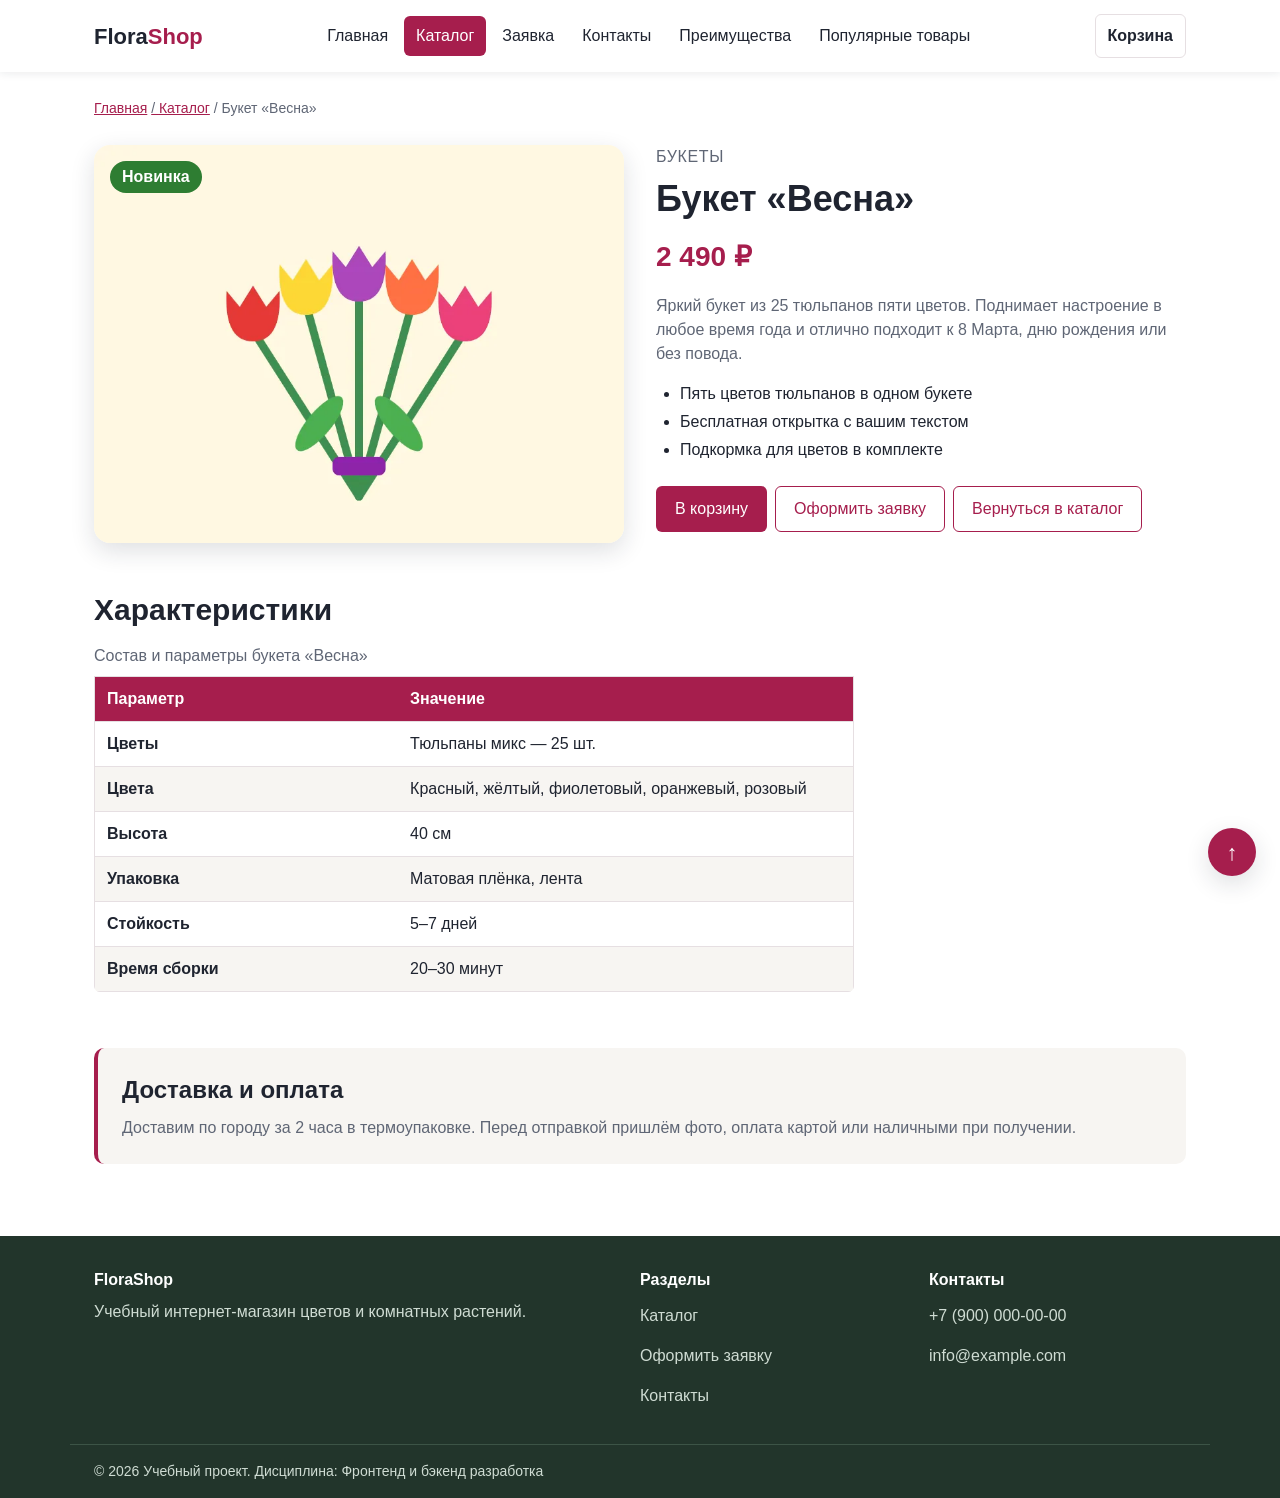
<file: product-tulips.html>
<!DOCTYPE html>
<html lang="ru" class="no-js">
<head>
  <meta charset="UTF-8">
  <meta name="viewport" content="width=device-width, initial-scale=1.0">
  <meta name="description" content="Букет «Весна»: описание, состав, цена и оформление заявки в цветочном магазине FloraShop.">
  <title>Букет «Весна» — FloraShop</title>
  <link rel="stylesheet" href="css/style.css">
  <link rel="stylesheet" href="css/responsive.css">
  <script>document.documentElement.classList.replace('no-js', 'js');</script>
  <meta property="og:type" content="website">
  <meta property="og:title" content="Букет «Весна» — FloraShop">
  <meta property="og:description" content="Букет «Весна»: описание, состав, цена и оформление заявки в цветочном магазине FloraShop.">
  <meta property="og:image" content="https://nikasivv.github.io/kr4-js-shop/images/preview.jpg">
</head>
<body id="top">
  <a class="skip-link" href="#main">Перейти к содержимому</a>

  <header class="site-header">
    <div class="site-header__inner">
      <a class="site-header__logo" href="index.html">Flora<span class="site-header__logo-accent">Shop</span></a>

      <a class="cart-link" href="cart.html">
        <span class="cart-link__text">Корзина</span>
        <span class="cart-link__count" hidden>0</span>
      </a>

      <button class="menu-toggle" type="button" aria-expanded="false" aria-controls="site-nav">
        <span class="menu-toggle__icon" aria-hidden="true"></span>
        <span class="menu-toggle__text">Меню</span>
      </button>

      <nav class="site-nav" id="site-nav" aria-label="Основная навигация">
        <ul class="site-nav__list">
          <li class="site-nav__item">
            <a class="site-nav__link" href="index.html">Главная</a>
          </li>
          <li class="site-nav__item">
            <a class="site-nav__link site-nav__link--active" href="catalog.html">Каталог</a>
          </li>
          <li class="site-nav__item">
            <a class="site-nav__link" href="order.html">Заявка</a>
          </li>
          <li class="site-nav__item">
            <a class="site-nav__link" href="contacts.html">Контакты</a>
          </li>
          <li class="site-nav__item">
            <a class="site-nav__link" href="index.html#advantages">Преимущества</a>
          </li>
          <li class="site-nav__item">
            <a class="site-nav__link" href="index.html#popular">Популярные товары</a>
          </li>
        </ul>
      </nav>
    </div>
  </header>

  <main class="page" id="main">
    <nav class="breadcrumbs" aria-label="Хлебные крошки">
      <a class="breadcrumbs__link" href="index.html">Главная</a>
      <a class="breadcrumbs__link" href="catalog.html">Каталог</a>
      <span class="breadcrumbs__current" aria-current="page">Букет «Весна»</span>
    </nav>

    <article class="product">
      <div class="product__gallery">
        <span class="product__badge product__badge--new">Новинка</span>
        <picture>
          <source type="image/webp" srcset="images/tulips-400.webp 400w, images/tulips-800.webp 800w, images/tulips-1200.webp 1200w" sizes="(min-width: 1140px) 530px, (min-width: 768px) 46vw, 92vw">
          <img class="product__image" src="images/tulips-800.jpg" srcset="images/tulips-400.jpg 400w, images/tulips-800.jpg 800w, images/tulips-1200.jpg 1200w" sizes="(min-width: 1140px) 530px, (min-width: 768px) 46vw, 92vw" alt="Букет «Весна» из разноцветных тюльпанов" width="400" height="300" fetchpriority="high">
        </picture>
      </div>

      <div class="product__info">
        <p class="product__category">Букеты</p>
        <h1 class="product__title">Букет «Весна»</h1>
        <p class="product__price">2 490 ₽</p>
        <p class="product__text">
          Яркий букет из 25 тюльпанов пяти цветов. Поднимает настроение в любое время года и отлично подходит к 8 Марта, дню рождения или без повода.
        </p>

        <ul class="product__features">
          <li class="product__feature">Пять цветов тюльпанов в одном букете</li>
          <li class="product__feature">Бесплатная открытка с вашим текстом</li>
          <li class="product__feature">Подкормка для цветов в комплекте</li>
        </ul>

        <div class="product__actions">
          <button class="button button--primary" type="button" data-action="add-to-cart" data-product-id="2">В корзину</button>
          <a class="button button--secondary" href="order.html?product=2">Оформить заявку</a>
          <a class="button button--secondary" href="catalog.html">Вернуться в каталог</a>
        </div>
      </div>
    </article>

    <section class="section" id="specs">
      <h2 class="section__title">Характеристики</h2>

      <div class="table-wrapper" role="region" aria-labelledby="specs-caption" tabindex="0">
        <table class="specs-table">
          <caption class="specs-table__caption" id="specs-caption">Состав и параметры букета «Весна»</caption>
          <thead>
            <tr>
              <th class="specs-table__head" scope="col">Параметр</th>
              <th class="specs-table__head" scope="col">Значение</th>
            </tr>
          </thead>
          <tbody>
            <tr class="specs-table__row">
              <th class="specs-table__name" scope="row">Цветы</th>
              <td class="specs-table__value">Тюльпаны микс — 25 шт.</td>
            </tr>
            <tr class="specs-table__row">
              <th class="specs-table__name" scope="row">Цвета</th>
              <td class="specs-table__value">Красный, жёлтый, фиолетовый, оранжевый, розовый</td>
            </tr>
            <tr class="specs-table__row">
              <th class="specs-table__name" scope="row">Высота</th>
              <td class="specs-table__value">40 см</td>
            </tr>
            <tr class="specs-table__row">
              <th class="specs-table__name" scope="row">Упаковка</th>
              <td class="specs-table__value">Матовая плёнка, лента</td>
            </tr>
            <tr class="specs-table__row">
              <th class="specs-table__name" scope="row">Стойкость</th>
              <td class="specs-table__value">5–7 дней</td>
            </tr>
            <tr class="specs-table__row">
              <th class="specs-table__name" scope="row">Время сборки</th>
              <td class="specs-table__value">20–30 минут</td>
            </tr>
          </tbody>
        </table>
      </div>
    </section>

    <aside class="promo">
      <h2 class="promo__title">Доставка и оплата</h2>
      <p class="promo__text">
        Доставим по городу за 2 часа в термоупаковке. Перед отправкой
        пришлём фото, оплата картой или наличными при получении.
      </p>
    </aside>
  </main>

  <footer class="site-footer" id="contacts">
    <div class="site-footer__inner">
      <div class="site-footer__column">
        <p class="site-footer__title">FloraShop</p>
        <p class="site-footer__text">Учебный интернет-магазин цветов и комнатных растений.</p>
      </div>

      <nav class="site-footer__column" aria-label="Навигация в подвале">
        <p class="site-footer__title">Разделы</p>
        <a class="site-footer__link" href="catalog.html">Каталог</a>
        <a class="site-footer__link" href="order.html">Оформить заявку</a>
        <a class="site-footer__link" href="contacts.html">Контакты</a>
      </nav>

      <div class="site-footer__column">
        <p class="site-footer__title">Контакты</p>
        <a class="site-footer__link" href="tel:+79000000000">+7 (900) 000-00-00</a>
        <a class="site-footer__link" href="mailto:info@example.com">info@example.com</a>
      </div>
    </div>

    <div class="site-footer__bottom">
      <p class="site-footer__text">&copy; 2026 Учебный проект. Дисциплина: Фронтенд и бэкенд разработка</p>
    </div>
  </footer>

  <p class="success-message" id="success-message" role="status" aria-live="polite"></p>

  <a class="to-top" href="#top" aria-label="Наверх">↑</a>

  <script src="js/data.js" defer></script>
  <script src="js/main.js" defer></script>
  <script src="js/cart.js" defer></script>
</body>
</html>
</file>
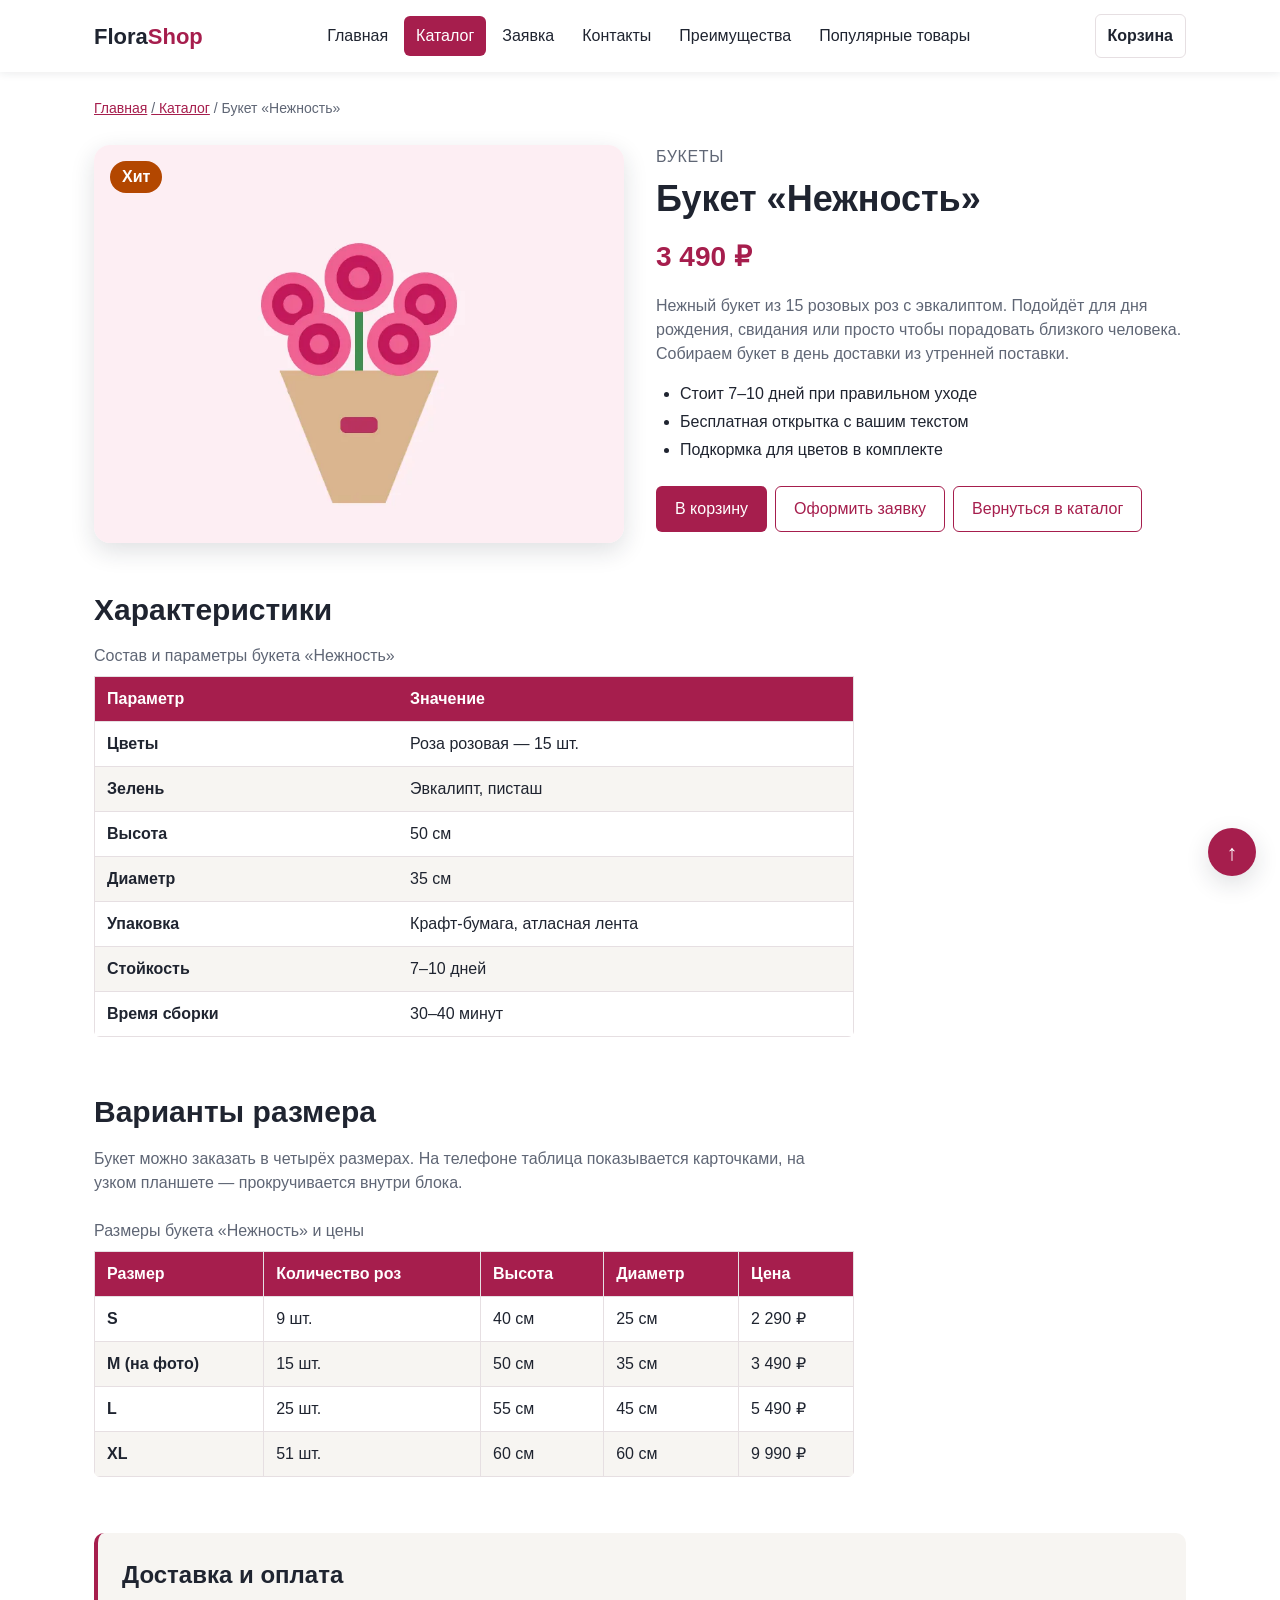
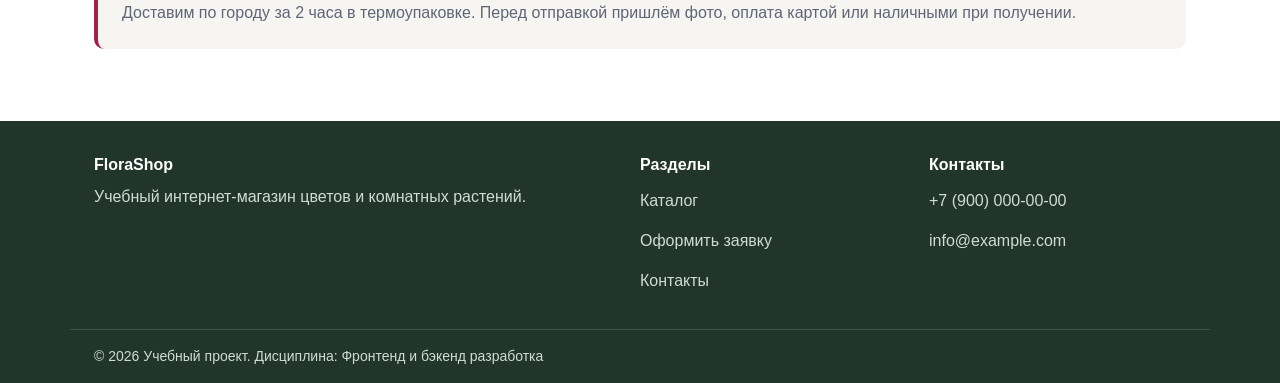
<file: product.html>
<!DOCTYPE html>
<html lang="ru" class="no-js">
<head>
  <meta charset="UTF-8">
  <meta name="viewport" content="width=device-width, initial-scale=1.0">
  <meta name="description" content="Букет «Нежность»: описание, состав, цена и оформление заявки в цветочном магазине FloraShop.">
  <title>Букет «Нежность» — FloraShop</title>
  <link rel="stylesheet" href="css/style.css">
  <link rel="stylesheet" href="css/responsive.css">
  <script>document.documentElement.classList.replace('no-js', 'js');</script>
  <meta property="og:type" content="website">
  <meta property="og:title" content="Букет «Нежность» — FloraShop">
  <meta property="og:description" content="Букет «Нежность»: описание, состав, цена и оформление заявки в цветочном магазине FloraShop.">
  <meta property="og:image" content="https://nikasivv.github.io/kr4-js-shop/images/preview.jpg">
</head>
<body id="top">
  <a class="skip-link" href="#main">Перейти к содержимому</a>

  <header class="site-header">
    <div class="site-header__inner">
      <a class="site-header__logo" href="index.html">Flora<span class="site-header__logo-accent">Shop</span></a>

      <a class="cart-link" href="cart.html">
        <span class="cart-link__text">Корзина</span>
        <span class="cart-link__count" hidden>0</span>
      </a>

      <button class="menu-toggle" type="button" aria-expanded="false" aria-controls="site-nav">
        <span class="menu-toggle__icon" aria-hidden="true"></span>
        <span class="menu-toggle__text">Меню</span>
      </button>

      <nav class="site-nav" id="site-nav" aria-label="Основная навигация">
        <ul class="site-nav__list">
          <li class="site-nav__item">
            <a class="site-nav__link" href="index.html">Главная</a>
          </li>
          <li class="site-nav__item">
            <a class="site-nav__link site-nav__link--active" href="catalog.html">Каталог</a>
          </li>
          <li class="site-nav__item">
            <a class="site-nav__link" href="order.html">Заявка</a>
          </li>
          <li class="site-nav__item">
            <a class="site-nav__link" href="contacts.html">Контакты</a>
          </li>
          <li class="site-nav__item">
            <a class="site-nav__link" href="index.html#advantages">Преимущества</a>
          </li>
          <li class="site-nav__item">
            <a class="site-nav__link" href="index.html#popular">Популярные товары</a>
          </li>
        </ul>
      </nav>
    </div>
  </header>

  <main class="page" id="main">
    <nav class="breadcrumbs" aria-label="Хлебные крошки">
      <a class="breadcrumbs__link" href="index.html">Главная</a>
      <a class="breadcrumbs__link" href="catalog.html">Каталог</a>
      <span class="breadcrumbs__current" aria-current="page">Букет «Нежность»</span>
    </nav>

    <article class="product">
      <div class="product__gallery">
        <span class="product__badge product__badge--hit">Хит</span>
        <picture>
          <source type="image/webp" srcset="images/roses-400.webp 400w, images/roses-800.webp 800w, images/roses-1200.webp 1200w" sizes="(min-width: 1140px) 530px, (min-width: 768px) 46vw, 92vw">
          <img class="product__image" src="images/roses-800.jpg" srcset="images/roses-400.jpg 400w, images/roses-800.jpg 800w, images/roses-1200.jpg 1200w" sizes="(min-width: 1140px) 530px, (min-width: 768px) 46vw, 92vw" alt="Букет «Нежность» из розовых роз" width="400" height="300" fetchpriority="high">
        </picture>
      </div>

      <div class="product__info">
        <p class="product__category">Букеты</p>
        <h1 class="product__title">Букет «Нежность»</h1>
        <p class="product__price">3 490 ₽</p>
        <p class="product__text">
          Нежный букет из 15 розовых роз с эвкалиптом. Подойдёт для дня рождения, свидания или просто чтобы порадовать близкого человека. Собираем букет в день доставки из утренней поставки.
        </p>

        <ul class="product__features">
          <li class="product__feature">Стоит 7–10 дней при правильном уходе</li>
          <li class="product__feature">Бесплатная открытка с вашим текстом</li>
          <li class="product__feature">Подкормка для цветов в комплекте</li>
        </ul>

        <div class="product__actions">
          <button class="button button--primary" type="button" data-action="add-to-cart" data-product-id="1">В корзину</button>
          <a class="button button--secondary" href="order.html?product=1">Оформить заявку</a>
          <a class="button button--secondary" href="catalog.html">Вернуться в каталог</a>
        </div>
      </div>
    </article>

    <section class="section" id="specs">
      <h2 class="section__title">Характеристики</h2>

      <div class="table-wrapper" role="region" aria-labelledby="specs-caption" tabindex="0">
        <table class="specs-table">
          <caption class="specs-table__caption" id="specs-caption">Состав и параметры букета «Нежность»</caption>
          <thead>
            <tr>
              <th class="specs-table__head" scope="col">Параметр</th>
              <th class="specs-table__head" scope="col">Значение</th>
            </tr>
          </thead>
          <tbody>
            <tr class="specs-table__row">
              <th class="specs-table__name" scope="row">Цветы</th>
              <td class="specs-table__value">Роза розовая — 15 шт.</td>
            </tr>
            <tr class="specs-table__row">
              <th class="specs-table__name" scope="row">Зелень</th>
              <td class="specs-table__value">Эвкалипт, писташ</td>
            </tr>
            <tr class="specs-table__row">
              <th class="specs-table__name" scope="row">Высота</th>
              <td class="specs-table__value">50 см</td>
            </tr>
            <tr class="specs-table__row">
              <th class="specs-table__name" scope="row">Диаметр</th>
              <td class="specs-table__value">35 см</td>
            </tr>
            <tr class="specs-table__row">
              <th class="specs-table__name" scope="row">Упаковка</th>
              <td class="specs-table__value">Крафт-бумага, атласная лента</td>
            </tr>
            <tr class="specs-table__row">
              <th class="specs-table__name" scope="row">Стойкость</th>
              <td class="specs-table__value">7–10 дней</td>
            </tr>
            <tr class="specs-table__row">
              <th class="specs-table__name" scope="row">Время сборки</th>
              <td class="specs-table__value">30–40 минут</td>
            </tr>
          </tbody>
        </table>
      </div>
    </section>

    <section class="section" id="sizes">
      <h2 class="section__title">Варианты размера</h2>
      <p class="section__text">
        Букет можно заказать в четырёх размерах. На телефоне таблица
        показывается карточками, на узком планшете — прокручивается внутри блока.
      </p>

      <div class="table-wrapper table-wrapper--cards" role="region" aria-labelledby="sizes-caption" tabindex="0">
        <table class="sizes-table" role="table">
          <caption class="sizes-table__caption" id="sizes-caption">Размеры букета «Нежность» и цены</caption>
          <thead role="rowgroup">
            <tr role="row">
                <th class="sizes-table__head" scope="col" role="columnheader">Размер</th>
                <th class="sizes-table__head" scope="col" role="columnheader">Количество роз</th>
                <th class="sizes-table__head" scope="col" role="columnheader">Высота</th>
                <th class="sizes-table__head" scope="col" role="columnheader">Диаметр</th>
                <th class="sizes-table__head" scope="col" role="columnheader">Цена</th>
            </tr>
          </thead>
          <tbody role="rowgroup">
              <tr class="sizes-table__row" role="row">
                <th class="sizes-table__cell sizes-table__cell--name" scope="row" role="rowheader">S</th>
                <td class="sizes-table__cell" role="cell" data-label="Количество роз">9 шт.</td>
                <td class="sizes-table__cell" role="cell" data-label="Высота">40 см</td>
                <td class="sizes-table__cell" role="cell" data-label="Диаметр">25 см</td>
                <td class="sizes-table__cell" role="cell" data-label="Цена">2 290 ₽</td>
              </tr>
              <tr class="sizes-table__row" role="row">
                <th class="sizes-table__cell sizes-table__cell--name" scope="row" role="rowheader">M (на фото)</th>
                <td class="sizes-table__cell" role="cell" data-label="Количество роз">15 шт.</td>
                <td class="sizes-table__cell" role="cell" data-label="Высота">50 см</td>
                <td class="sizes-table__cell" role="cell" data-label="Диаметр">35 см</td>
                <td class="sizes-table__cell" role="cell" data-label="Цена">3 490 ₽</td>
              </tr>
              <tr class="sizes-table__row" role="row">
                <th class="sizes-table__cell sizes-table__cell--name" scope="row" role="rowheader">L</th>
                <td class="sizes-table__cell" role="cell" data-label="Количество роз">25 шт.</td>
                <td class="sizes-table__cell" role="cell" data-label="Высота">55 см</td>
                <td class="sizes-table__cell" role="cell" data-label="Диаметр">45 см</td>
                <td class="sizes-table__cell" role="cell" data-label="Цена">5 490 ₽</td>
              </tr>
              <tr class="sizes-table__row" role="row">
                <th class="sizes-table__cell sizes-table__cell--name" scope="row" role="rowheader">XL</th>
                <td class="sizes-table__cell" role="cell" data-label="Количество роз">51 шт.</td>
                <td class="sizes-table__cell" role="cell" data-label="Высота">60 см</td>
                <td class="sizes-table__cell" role="cell" data-label="Диаметр">60 см</td>
                <td class="sizes-table__cell" role="cell" data-label="Цена">9 990 ₽</td>
              </tr>
          </tbody>
        </table>
      </div>
    </section>

    <aside class="promo">
      <h2 class="promo__title">Доставка и оплата</h2>
      <p class="promo__text">
        Доставим по городу за 2 часа в термоупаковке. Перед отправкой
        пришлём фото, оплата картой или наличными при получении.
      </p>
    </aside>
  </main>

  <footer class="site-footer" id="contacts">
    <div class="site-footer__inner">
      <div class="site-footer__column">
        <p class="site-footer__title">FloraShop</p>
        <p class="site-footer__text">Учебный интернет-магазин цветов и комнатных растений.</p>
      </div>

      <nav class="site-footer__column" aria-label="Навигация в подвале">
        <p class="site-footer__title">Разделы</p>
        <a class="site-footer__link" href="catalog.html">Каталог</a>
        <a class="site-footer__link" href="order.html">Оформить заявку</a>
        <a class="site-footer__link" href="contacts.html">Контакты</a>
      </nav>

      <div class="site-footer__column">
        <p class="site-footer__title">Контакты</p>
        <a class="site-footer__link" href="tel:+79000000000">+7 (900) 000-00-00</a>
        <a class="site-footer__link" href="mailto:info@example.com">info@example.com</a>
      </div>
    </div>

    <div class="site-footer__bottom">
      <p class="site-footer__text">&copy; 2026 Учебный проект. Дисциплина: Фронтенд и бэкенд разработка</p>
    </div>
  </footer>

  <p class="success-message" id="success-message" role="status" aria-live="polite"></p>

  <a class="to-top" href="#top" aria-label="Наверх">↑</a>

  <script src="js/data.js" defer></script>
  <script src="js/main.js" defer></script>
  <script src="js/cart.js" defer></script>
</body>
</html>
</file>
<file: css/style.css>
/* ===============================
   1. Переменные проекта
   =============================== */

:root {
  /* Цвета: розовый — основной, тёмно-зелёный — подвал */
  --color-bg: #ffffff;
  --color-text: #1f2430;
  --color-muted: #5f6675;
  --color-primary: #a61e4d;
  --color-primary-dark: #7a1638;
  --color-primary-light: #fdeef3;
  --color-border: #e6dfe2;
  --color-surface: #f7f5f2;
  --color-danger: #b00020;
  --color-success: #168a2f;
  --color-success-bg: #eefaf0;
  --color-hit: #b34700;
  --color-new: #2e7d32;
  --color-white: #ffffff;
  --color-footer: #22352b;

  /* Отступы */
  --space-xs: 4px;
  --space-sm: 8px;
  --space-md: 16px;
  --space-lg: 24px;
  --space-xl: 32px;
  --space-2xl: 48px;

  /* Скругления */
  --radius-sm: 6px;
  --radius-md: 10px;
  --radius-lg: 16px;

  /* Тени и размеры */
  --shadow-sm: 0 2px 8px rgba(31, 36, 48, 0.08);
  --shadow-md: 0 8px 24px rgba(31, 36, 48, 0.14);
  --container-width: 1140px;
  --header-height: 72px;

  /* Слои (z-index) */
  --z-header: 100;
  --z-to-top: 200;
  --z-toast: 300;
}


/* ===============================
   2. Базовые стили
   =============================== */

* {
  box-sizing: border-box;
}

html {
  scroll-behavior: smooth;
}

body {
  margin: 0;
  font-family: Arial, sans-serif;
  line-height: 1.5;
  color: var(--color-text);
  background-color: var(--color-bg);
}

img {
  display: block;
  max-width: 100%;
  height: auto;
}

a {
  color: var(--color-primary);
}

a:hover {
  color: var(--color-primary-dark);
}

a:focus-visible,
button:focus-visible,
summary:focus-visible {
  outline: 3px solid var(--color-primary);
  outline-offset: 3px;
}

/*
  Якорь не прячется под закреплённой шапкой.
*/
[id] {
  scroll-margin-top: calc(var(--header-height) + var(--space-md));
}

/*
  Подсветка раздела, к которому перешли по якорной ссылке (ПР 5).
*/
section:target,
.site-footer:target {
  outline: 2px dashed var(--color-primary);
  outline-offset: 4px;
}

/*
  Скрывает элемент визуально, но оставляет его для экранного диктора.
*/
.visually-hidden {
  position: absolute;
  width: 1px;
  height: 1px;
  overflow: hidden;
  clip: rect(0 0 0 0);
  white-space: nowrap;
}

/*
  Ссылка «Перейти к содержимому» появляется при нажатии Tab.
*/
.skip-link {
  position: absolute;
  top: -100px;
  left: var(--space-md);
  z-index: calc(var(--z-header) + 1);
  padding: var(--space-sm) var(--space-md);
  color: var(--color-white);
  background-color: var(--color-primary);
  border-radius: var(--radius-sm);
}

.skip-link:focus {
  top: var(--space-sm);
}

/*
  Основная область страницы.
*/
.page {
  max-width: var(--container-width);
  margin: 0 auto;
  padding: var(--space-lg);
}


/* ===============================
   3. Кнопки
   =============================== */

.button {
  display: inline-block;
  padding: var(--space-sm) var(--space-md);
  border: 1px solid transparent;
  border-radius: var(--radius-sm);
  font: inherit;
  text-align: center;
  text-decoration: none;
  cursor: pointer;
  transition: background-color 0.2s, color 0.2s;
}

.button--primary {
  color: var(--color-white);
  background-color: var(--color-primary);
}

.button--primary:hover {
  color: var(--color-white);
  background-color: var(--color-primary-dark);
}

.button--secondary {
  color: var(--color-primary);
  background-color: transparent;
  border-color: var(--color-primary);
}

.button--secondary:hover {
  color: var(--color-white);
  background-color: var(--color-primary);
}

.button--small {
  padding: 6px 12px;
  font-size: 15px;
}

.button:focus-visible {
  outline: 3px solid var(--color-primary);
  outline-offset: 3px;
}

.button:disabled,
.button--disabled {
  opacity: 0.6;
  cursor: not-allowed;
}


/* ===============================
   4. Шапка и навигация
   =============================== */

/*
  Шапка закреплена сверху при прокрутке (sticky).
*/
.site-header {
  position: sticky;
  top: 0;
  z-index: var(--z-header);
  background-color: var(--color-white);
  box-shadow: var(--shadow-sm);
}

.site-header__inner {
  display: flex;
  flex-wrap: wrap;
  justify-content: space-between;
  align-items: center;
  gap: var(--space-md);
  max-width: var(--container-width);
  min-height: var(--header-height);
  margin: 0 auto;
  padding: var(--space-sm) var(--space-lg);
}

.site-header__logo {
  font-size: 22px;
  font-weight: 700;
  color: var(--color-text);
  text-decoration: none;
}

.site-header__logo-accent {
  color: var(--color-primary);
}

.site-nav__list {
  display: flex;
  flex-wrap: wrap;
  align-items: center;
  gap: var(--space-xs);
  margin: 0;
  padding: 0;
  list-style: none;
}

.site-nav__link {
  display: inline-block;
  padding: var(--space-sm) 12px;
  color: var(--color-text);
  text-decoration: none;
  border-radius: var(--radius-sm);
}

.site-nav__link:hover {
  color: var(--color-primary);
  background-color: var(--color-primary-light);
}

.site-nav__link:focus-visible {
  outline: 3px solid var(--color-primary);
  outline-offset: 2px;
}

.site-nav__link--active {
  color: var(--color-white);
  background-color: var(--color-primary);
}

.site-nav__link--active:hover {
  color: var(--color-white);
  background-color: var(--color-primary-dark);
}


/* ===============================
   5. Хлебные крошки
   =============================== */

.breadcrumbs {
  margin-bottom: var(--space-lg);
  font-size: 14px;
  color: var(--color-muted);
}

.breadcrumbs__link {
  color: var(--color-primary);
}

.breadcrumbs__link:not(:first-child)::before,
.breadcrumbs__current::before {
  content: " / ";
  color: var(--color-muted);
}


/* ===============================
   6. Разделы страницы
   =============================== */

.section {
  margin-bottom: var(--space-2xl);
}

.section__header {
  display: flex;
  flex-wrap: wrap;
  justify-content: space-between;
  align-items: baseline;
  gap: var(--space-md);
  margin-bottom: var(--space-lg);
}

.section__title {
  margin: 0 0 var(--space-md);
}

.section__title--inline {
  margin-bottom: 0;
}

.section__text {
  max-width: 720px;
  margin: 0 0 var(--space-lg);
  color: var(--color-muted);
}

.section__link {
  font-weight: 700;
  text-decoration: none;
}

/*
  Hero-блок: текст слева, картинка справа (Grid).
*/
.hero {
  display: grid;
  grid-template-columns: 1.2fr 1fr;
  align-items: center;
  gap: var(--space-xl);
  margin-bottom: var(--space-2xl);
  padding: var(--space-2xl) var(--space-xl);
  background: linear-gradient(135deg, var(--color-primary-light), var(--color-white));
  border-radius: var(--radius-lg);
}

.hero__title {
  margin: 0 0 var(--space-md);
  font-size: 40px;
  line-height: 1.2;
}

.hero__text {
  margin: 0 0 var(--space-lg);
  font-size: 18px;
  color: var(--color-muted);
}

.hero__actions {
  display: flex;
  flex-wrap: wrap;
  gap: var(--space-md);
}

.hero__image {
  border-radius: var(--radius-lg);
  box-shadow: var(--shadow-md);
}

/*
  Преимущества — сетка из четырёх плиток.
*/
.advantages {
  display: grid;
  grid-template-columns: repeat(4, 1fr);
  gap: var(--space-lg);
  margin: 0;
  padding: 0;
  list-style: none;
}

.advantages__item {
  padding: var(--space-lg);
  background-color: var(--color-surface);
  border-radius: var(--radius-md);
  border-top: 4px solid var(--color-primary);
}

.advantages__title {
  margin: 0 0 var(--space-sm);
  font-size: 18px;
}

.advantages__text {
  margin: 0;
  color: var(--color-muted);
}

/*
  Рекламный блок (aside).
*/
.promo {
  margin-bottom: var(--space-2xl);
  padding: var(--space-lg);
  border-left: 4px solid var(--color-primary);
  border-radius: var(--radius-md);
  background-color: var(--color-surface);
}

.promo__title {
  margin: 0 0 var(--space-sm);
}

.promo__text {
  margin: 0 0 var(--space-md);
  color: var(--color-muted);
}

.promo__text:last-child {
  margin-bottom: 0;
}


/* ===============================
   7. Карточки товаров
   =============================== */

.products-grid {
  display: grid;
  grid-template-columns: repeat(3, 1fr);
  gap: var(--space-lg);
}

/*
  Карточка — контейнер для бейджа (position: relative).
*/
.product-card {
  position: relative;
  display: flex;
  flex-direction: column;
  gap: var(--space-sm);
  padding: var(--space-md);
  border: 1px solid var(--color-border);
  border-radius: var(--radius-md);
  background-color: var(--color-bg);
  transition: border-color 0.2s, box-shadow 0.2s, transform 0.2s;
}

.product-card:hover {
  border-color: var(--color-primary);
  box-shadow: var(--shadow-md);
  transform: translateY(-4px);
}

.product-card:focus-within {
  border-color: var(--color-primary);
}

.product-card--featured {
  border-color: var(--color-primary);
}

.product-card--discount {
  border-color: var(--color-danger);
}

/*
  Бейдж прижат к углу карточки (position: absolute).
*/
.product-card__badge {
  position: absolute;
  top: var(--space-md);
  left: var(--space-md);
  z-index: 1;
  padding: 2px 10px;
  font-size: 13px;
  font-weight: 700;
  color: var(--color-white);
  border-radius: 999px;
}

.product-card__badge--hit {
  background-color: var(--color-hit);
}

.product-card__badge--new {
  background-color: var(--color-new);
}

.product-card__badge--sale {
  background-color: var(--color-danger);
}

.product-card__image {
  width: 100%;
  aspect-ratio: 4 / 3;
  object-fit: cover;
  border-radius: var(--radius-sm);
}

.product-card__category {
  margin: 0;
  font-size: 13px;
  text-transform: uppercase;
  letter-spacing: 0.04em;
  color: var(--color-muted);
}

.product-card__title {
  margin: 0;
  font-size: 18px;
  color: var(--color-text);
}

.product-card__description {
  margin: 0;
  color: var(--color-muted);
}

.product-card__price {
  margin: 0;
  font-size: 20px;
  font-weight: 700;
}

.product-card--discount .product-card__price {
  color: var(--color-danger);
}

.product-card__old-price {
  margin-left: var(--space-sm);
  font-size: 15px;
  font-weight: 400;
  color: var(--color-muted);
}

/*
  Кнопки прижаты к низу карточки.
*/
.product-card__actions {
  display: flex;
  flex-wrap: wrap;
  gap: var(--space-sm);
  margin-top: auto;
  padding-top: var(--space-sm);
}


/* ===============================
   8. Отзывы
   =============================== */

.reviews {
  display: grid;
  grid-template-columns: repeat(3, 1fr);
  gap: var(--space-lg);
}

.review {
  padding: var(--space-lg);
  border: 1px solid var(--color-border);
  border-radius: var(--radius-md);
}

.review__rating {
  margin: 0 0 var(--space-sm);
  color: var(--color-hit);
  letter-spacing: 2px;
}

.review__text {
  margin: 0 0 var(--space-md);
}

.review__author {
  margin: 0;
  font-weight: 700;
  color: var(--color-muted);
}


/* ===============================
   9. Каталог
   =============================== */

.categories {
  display: flex;
  flex-wrap: wrap;
  gap: var(--space-sm);
  margin: 0;
  padding: 0;
  list-style: none;
}

.categories__link {
  display: inline-block;
  padding: 6px 14px;
  color: var(--color-text);
  text-decoration: none;
  border: 1px solid var(--color-border);
  border-radius: 999px;
}

.categories__link:hover {
  color: var(--color-primary);
  border-color: var(--color-primary);
}

.categories__link--active {
  color: var(--color-white);
  background-color: var(--color-primary);
  border-color: var(--color-primary);
}

.categories__link--active:hover {
  color: var(--color-white);
}

/*
  Каталог: фильтры слева, товары справа (Grid с именованными областями).
*/
.catalog-layout {
  display: grid;
  grid-template-columns: 260px 1fr;
  grid-template-areas: "filters products";
  align-items: start;
  gap: var(--space-lg);
  margin-bottom: var(--space-2xl);
}

/*
  Фильтры «прилипают» при прокрутке (sticky).
*/
.catalog-filters {
  grid-area: filters;
  position: sticky;
  top: calc(var(--header-height) + var(--space-md));
  padding: var(--space-md);
  border: 1px solid var(--color-border);
  border-radius: var(--radius-md);
  background-color: var(--color-surface);
}

.catalog-filters__title {
  margin: 0 0 var(--space-md);
  font-size: 20px;
}

.catalog-filters__form {
  display: grid;
  gap: var(--space-md);
}

.catalog-filters__group {
  margin: 0;
  padding: var(--space-md);
  border: 1px solid var(--color-border);
  border-radius: var(--radius-sm);
  background-color: var(--color-white);
}

.catalog-filters__legend {
  font-weight: 700;
}

.catalog-filters__option {
  display: flex;
  align-items: center;
  gap: var(--space-sm);
  margin-bottom: var(--space-xs);
  cursor: pointer;
}

.catalog-filters__label {
  display: block;
  margin-bottom: var(--space-xs);
}

.catalog-filters__input {
  width: 100%;
  margin-bottom: var(--space-sm);
  padding: 8px 10px;
  border: 1px solid var(--color-border);
  border-radius: var(--radius-sm);
  font: inherit;
}

.catalog-filters__input:hover {
  border-color: var(--color-primary);
}

.catalog-filters__input:focus-visible,
.catalog-filters__checkbox:focus-visible {
  outline: 3px solid var(--color-primary);
  outline-offset: 2px;
}

.catalog-filters__actions {
  display: flex;
  gap: var(--space-sm);
}

.catalog-products {
  grid-area: products;
}

.catalog-products__count {
  margin: 0;
  color: var(--color-muted);
}


/* ===============================
   10. Страница товара и таблица
   =============================== */

.product {
  display: grid;
  grid-template-columns: 1fr 1fr;
  grid-template-areas: "gallery info";
  gap: var(--space-xl);
  margin-bottom: var(--space-2xl);
}

.product__gallery {
  grid-area: gallery;
  position: relative;
}

.product__badge {
  position: absolute;
  top: var(--space-md);
  left: var(--space-md);
  padding: 4px 12px;
  font-weight: 700;
  color: var(--color-white);
  background-color: var(--color-hit);
  border-radius: 999px;
}

.product__badge--hit {
  background-color: var(--color-hit);
}

.product__badge--new {
  background-color: var(--color-new);
}

.product__badge--sale {
  background-color: var(--color-danger);
}

.product__image {
  width: 100%;
  border-radius: var(--radius-lg);
  box-shadow: var(--shadow-md);
}

.product__info {
  grid-area: info;
}

.product__category {
  margin: 0 0 var(--space-sm);
  text-transform: uppercase;
  letter-spacing: 0.04em;
  color: var(--color-muted);
}

.product__title {
  margin: 0 0 var(--space-md);
  font-size: 32px;
  line-height: 1.2;
}

.product__price {
  margin: 0 0 var(--space-md);
  font-size: 28px;
  font-weight: 700;
  color: var(--color-primary);
}

.product__price--discount {
  color: var(--color-danger);
}

.product__old-price {
  margin-left: var(--space-sm);
  font-size: 20px;
  font-weight: 400;
  color: var(--color-muted);
}

.product__text {
  margin: 0 0 var(--space-md);
  color: var(--color-muted);
}

.product__features {
  margin: 0 0 var(--space-lg);
  padding-left: var(--space-lg);
}

.product__feature {
  margin-bottom: var(--space-xs);
}

.product__actions {
  display: flex;
  flex-wrap: wrap;
  gap: var(--space-md);
}

.specs-table {
  width: 100%;
  max-width: 760px;
  border-collapse: collapse;
  border: 1px solid var(--color-border);
}

.specs-table__caption {
  margin-bottom: var(--space-sm);
  text-align: left;
  color: var(--color-muted);
}

.specs-table__head {
  padding: 12px var(--space-md);
  text-align: left;
  color: var(--color-white);
  background-color: var(--color-primary);
}

.specs-table__name,
.specs-table__value {
  padding: 12px var(--space-md);
  text-align: left;
  border-top: 1px solid var(--color-border);
}

.specs-table__name {
  width: 40%;
  font-weight: 700;
}

.specs-table__row:nth-child(even) {
  background-color: var(--color-surface);
}

.specs-table__row:hover {
  background-color: var(--color-primary-light);
}


/* ===============================
   11. Формы
   =============================== */

/*
  Страница заявки: форма + блок с шагами (Grid).
*/
.order-layout {
  display: grid;
  grid-template-columns: 2fr 1fr;
  align-items: start;
  gap: var(--space-xl);
  margin-bottom: var(--space-2xl);
}

.order-form--page {
  padding: var(--space-lg);
  border: 1px solid var(--color-border);
  border-radius: var(--radius-md);
  box-shadow: var(--shadow-sm);
}

.order-form__selected {
  margin: 0 0 var(--space-md);
  padding: var(--space-sm) var(--space-md);
  background-color: var(--color-primary-light);
  border-radius: var(--radius-sm);
}

.order-form__field {
  margin-bottom: var(--space-md);
}

.order-form__label {
  display: block;
  margin-bottom: var(--space-xs);
  font-weight: 700;
}

.order-form__required {
  color: var(--color-danger);
}

.order-form__input,
.order-form__select,
.order-form__textarea {
  width: 100%;
  padding: 10px 12px;
  border: 1px solid var(--color-border);
  border-radius: var(--radius-sm);
  font: inherit;
  background-color: var(--color-white);
}

.order-form__input:hover,
.order-form__select:hover,
.order-form__textarea:hover {
  border-color: var(--color-primary);
}

.order-form__input:focus-visible,
.order-form__select:focus-visible,
.order-form__textarea:focus-visible,
.order-form__checkbox:focus-visible {
  outline: 3px solid var(--color-primary);
  outline-offset: 2px;
}

/*
  Подсветка ошибочных полей (aria-invalid ставит JavaScript).
*/
.order-form__input[aria-invalid="true"],
.order-form__select[aria-invalid="true"],
.order-form__textarea[aria-invalid="true"] {
  border-color: var(--color-danger);
  background-color: #fff5f6;
}

.order-form__checkbox[aria-invalid="true"] {
  outline: 2px solid var(--color-danger);
}

.order-form__hint {
  display: block;
  margin-top: var(--space-xs);
  color: var(--color-muted);
}

.order-form__checkbox-label {
  display: flex;
  align-items: center;
  gap: var(--space-sm);
  cursor: pointer;
}

.order-form__checkbox {
  width: 18px;
  height: 18px;
}

.order-form__actions {
  display: flex;
  flex-wrap: wrap;
  justify-content: flex-end;
  gap: var(--space-md);
  margin-top: var(--space-lg);
}

.order-steps {
  position: sticky;
  top: calc(var(--header-height) + var(--space-md));
  padding: var(--space-lg);
  background-color: var(--color-surface);
  border-radius: var(--radius-md);
}

.order-steps__title {
  margin: 0 0 var(--space-md);
  font-size: 20px;
}

.order-steps__list {
  margin: 0;
  padding-left: var(--space-lg);
}

.order-steps__item {
  margin-bottom: var(--space-sm);
}


/* ===============================
   12. Модальное окно и сообщение
   =============================== */

.order-dialog {
  width: min(100% - 32px, 560px);
  padding: 0;
  border: none;
  border-radius: var(--radius-lg);
  box-shadow: var(--shadow-md);
}

.order-dialog::backdrop {
  background-color: rgba(0, 0, 0, 0.55);
}

.order-dialog__content {
  padding: var(--space-lg);
}

.order-dialog__header {
  display: flex;
  justify-content: space-between;
  align-items: center;
  gap: var(--space-md);
  margin-bottom: var(--space-md);
}

.order-dialog__title {
  margin: 0;
}

.order-dialog__close {
  width: 40px;
  height: 40px;
  font-size: 26px;
  line-height: 1;
  color: var(--color-muted);
  background-color: transparent;
  border: none;
  border-radius: 50%;
  cursor: pointer;
}

.order-dialog__close:hover {
  color: var(--color-text);
  background-color: var(--color-surface);
}

/*
  Всплывающее сообщение об успешной отправке (position: fixed).
*/
.success-message {
  position: fixed;
  right: var(--space-lg);
  bottom: calc(var(--space-lg) + 64px);
  z-index: var(--z-toast);
  max-width: 360px;
  margin: 0;
  padding: var(--space-md) var(--space-lg);
  border-left: 4px solid var(--color-success);
  border-radius: var(--radius-sm);
  background-color: var(--color-success-bg);
  box-shadow: var(--shadow-md);
}


/* ===============================
   13. Контакты и FAQ
   =============================== */

.contacts-list {
  display: grid;
  grid-template-columns: repeat(2, 1fr);
  gap: var(--space-md);
  max-width: 760px;
  margin: 0;
  padding: 0;
  list-style: none;
}

.contacts-list__item {
  display: flex;
  flex-direction: column;
  padding: var(--space-md);
  background-color: var(--color-surface);
  border-radius: var(--radius-md);
}

.contacts-list__label {
  font-size: 14px;
  color: var(--color-muted);
}

.contacts-list__value {
  font-size: 18px;
  font-weight: 700;
}

.faq {
  display: grid;
  gap: var(--space-sm);
  max-width: 760px;
}

.faq__item {
  border: 1px solid var(--color-border);
  border-radius: var(--radius-md);
}

.faq__item[open] {
  border-color: var(--color-primary);
}

.faq__question {
  padding: var(--space-md);
  font-weight: 700;
  cursor: pointer;
}

.faq__question:hover {
  color: var(--color-primary);
}

.faq__answer {
  margin: 0;
  padding: 0 var(--space-md) var(--space-md);
  color: var(--color-muted);
}


/* ===============================
   14. Подвал и кнопка «Наверх»
   =============================== */

.site-footer {
  color: #cfdcd3;
  background-color: var(--color-footer);
}

.site-footer__inner {
  display: grid;
  grid-template-columns: 2fr 1fr 1fr;
  gap: var(--space-xl);
  max-width: var(--container-width);
  margin: 0 auto;
  padding: var(--space-xl) var(--space-lg);
}

.site-footer__column {
  display: flex;
  flex-direction: column;
  gap: var(--space-sm);
}

.site-footer__title {
  margin: 0;
  font-weight: 700;
  color: var(--color-white);
}

.site-footer__text {
  margin: 0;
}

.site-footer__link {
  color: #cfdcd3;
  text-decoration: none;
}

.site-footer__link:hover {
  color: var(--color-white);
  text-decoration: underline;
}

.site-footer__link:focus-visible {
  outline-color: var(--color-white);
}

.site-footer__bottom {
  max-width: var(--container-width);
  margin: 0 auto;
  padding: var(--space-md) var(--space-lg);
  font-size: 14px;
  border-top: 1px solid #3c5446;
}

/*
  Кнопка «Наверх» закреплена в углу экрана (position: fixed).
*/
.to-top {
  position: fixed;
  right: var(--space-lg);
  bottom: var(--space-lg);
  z-index: var(--z-to-top);
  display: flex;
  justify-content: center;
  align-items: center;
  width: 48px;
  height: 48px;
  font-size: 22px;
  color: var(--color-white);
  text-decoration: none;
  background-color: var(--color-primary);
  border-radius: 50%;
  box-shadow: var(--shadow-md);
}

.to-top:hover {
  color: var(--color-white);
  background-color: var(--color-primary-dark);
}
</file>
<file: css/responsive.css>
/* Адаптивные стили. Подход Mobile First: базовые стили — телефон, расширения через min-width */

:root {
  --header-height: 60px;
  --page-gutter: 16px;
}

*,
*::before,
*::after {
  box-sizing: border-box;
}

img,
video {
  max-width: 100%;
  height: auto;
}

picture {
  display: block;
}

body {

  -webkit-text-size-adjust: 100%;
  text-size-adjust: 100%;
}

h1,
h2,
h3,
p,
li,
a,
td,
th {
  overflow-wrap: break-word;
}

.page {
  width: 100%;
  padding: var(--page-gutter);
}

.section {
  margin-bottom: clamp(32px, 6vw, 56px);
}

.section__title {
  font-size: clamp(22px, 4vw + 8px, 30px);
  line-height: 1.25;
}

.breadcrumbs {
  line-height: 1.8;
}

:focus-visible {
  outline: 3px solid var(--color-primary);
  outline-offset: 2px;
  box-shadow: 0 0 0 5px var(--color-white);
}

.site-footer :focus-visible {
  outline-color: var(--color-white);
  box-shadow: 0 0 0 5px var(--color-footer);
}

.table-wrapper:focus-visible,
.products-grid--carousel:focus-visible {
  outline-offset: 4px;
}

.skip-link {
  top: 0;
  transform: translateY(-120%);
  transition: transform 0.2s;
}

.skip-link:focus {
  top: 0;
  transform: translateY(var(--space-sm));
}

::placeholder {
  color: #6b6f7a;
  opacity: 1;
}

/* Если в системе включено «уменьшить движение» — отключаем анимации */
@media (prefers-reduced-motion: reduce) {
  html {
    scroll-behavior: auto;
  }

  *,
  *::before,
  *::after {
    animation-duration: 0.01ms !important;
    animation-iteration-count: 1 !important;
    transition-duration: 0.01ms !important;
  }

  .product-card:hover {
    transform: none;
  }
}

.button {
  display: inline-flex;
  justify-content: center;
  align-items: center;
  gap: var(--space-sm);
  min-height: 44px;
  padding: 10px 18px;
}

.button--small {
  min-height: 40px;
  padding: 8px 14px;
}

.site-header__inner {
  position: relative;
  flex-wrap: nowrap;
  min-height: var(--header-height);
  padding: var(--space-sm) var(--page-gutter);
}

.site-header__logo {
  font-size: 20px;
}

.menu-toggle {
  display: inline-flex;
  align-items: center;
  gap: var(--space-sm);
  min-height: 44px;
  padding: 8px 14px;
  font: inherit;
  font-weight: 700;
  color: var(--color-text);
  background-color: var(--color-white);
  border: 1px solid var(--color-border);
  border-radius: var(--radius-sm);
  cursor: pointer;
}

.no-js .menu-toggle {
  display: none;
}

.menu-toggle:hover {
  border-color: var(--color-primary);
}

.menu-toggle[aria-expanded="true"] {
  color: var(--color-white);
  background-color: var(--color-primary);
  border-color: var(--color-primary);
}

.menu-toggle__icon,
.menu-toggle__icon::before,
.menu-toggle__icon::after {
  display: block;
  width: 18px;
  height: 2px;
  background-color: currentColor;
  border-radius: 2px;
  transition: transform 0.2s, background-color 0.2s;
}

.menu-toggle__icon {
  position: relative;
}

.menu-toggle__icon::before,
.menu-toggle__icon::after {
  content: "";
  position: absolute;
  left: 0;
}

.menu-toggle__icon::before {
  top: -6px;
}

.menu-toggle__icon::after {
  top: 6px;
}

.menu-toggle[aria-expanded="true"] .menu-toggle__icon {
  background-color: transparent;
}

.menu-toggle[aria-expanded="true"] .menu-toggle__icon::before {
  transform: translateY(6px) rotate(45deg);
}

.menu-toggle[aria-expanded="true"] .menu-toggle__icon::after {
  transform: translateY(-6px) rotate(-45deg);
}

.js .site-nav {
  position: absolute;
  top: 100%;
  left: 0;
  right: 0;
  max-height: calc(100vh - var(--header-height));
  max-height: calc(100dvh - var(--header-height));
  overflow-y: auto;
  padding: var(--space-sm) var(--page-gutter) var(--space-md);
  background-color: var(--color-white);
  border-top: 1px solid var(--color-border);
  visibility: hidden;
  opacity: 0;
  transform: translateY(-8px);
  transition: opacity 0.2s, transform 0.2s, visibility 0s linear 0.2s;

  box-shadow: 0 0 0 100vmax rgba(31, 36, 48, 0.4);
  clip-path: inset(0 0 -100vmax 0);
}

.js .site-nav--open {
  visibility: visible;
  opacity: 1;
  transform: none;
  transition: opacity 0.2s, transform 0.2s, visibility 0s;
}

.menu-open {
  overflow: hidden;
}

.site-nav__list {
  flex-direction: column;
  align-items: stretch;
  gap: var(--space-xs);
}

.no-js .site-nav__list {
  flex-direction: row;
  flex-wrap: wrap;
}

.no-js .site-header__inner {
  flex-wrap: wrap;
}

.site-nav__link {
  display: flex;
  align-items: center;
  min-height: 44px;
  padding: 10px var(--space-md);
}

.hero {
  grid-template-columns: minmax(0, 1fr);
  gap: var(--space-lg);
  margin-bottom: clamp(32px, 6vw, 56px);
  padding: var(--space-lg) var(--space-md);
  text-align: center;
}

.hero__title {
  font-size: clamp(28px, 5vw + 12px, 44px);
  line-height: 1.15;
}

.hero__text {
  font-size: clamp(16px, 1vw + 13px, 18px);
}

.hero__actions {
  flex-direction: column;
  gap: var(--space-sm);
}

.hero__picture {
  width: 100%;
  max-width: 280px;
  margin-inline: auto;
}

.hero__image {
  width: 100%;
  border-radius: var(--radius-lg);
}

.advantages,
.reviews {
  grid-template-columns: minmax(0, 1fr);
  gap: var(--space-md);
}

.advantages__item,
.review {
  padding: var(--space-md);
}

.promo .button {
  width: 100%;
}

.products-grid {
  grid-template-columns: minmax(0, 1fr);
  gap: var(--space-md);
}

.product-card {
  min-width: 0;
}

.product-card__title,
.product-card__description {
  overflow-wrap: anywhere;
}

.product-card__actions .button {
  flex: 1 1 auto;
}

.products-grid__hint {
  margin: calc(var(--space-sm) * -1) 0 var(--space-sm);
  font-size: 14px;
  color: var(--color-muted);
}

.products-grid--carousel {
  grid-template-columns: none;
  grid-auto-flow: column;
  grid-auto-columns: 82%;
  overflow-x: auto;
  overscroll-behavior-x: contain;
  scroll-snap-type: x mandatory;
  scroll-padding-inline: var(--space-xs);

  padding: var(--space-sm) var(--space-xs) var(--space-md);
  margin-inline: calc(var(--space-xs) * -1);
  border-radius: var(--radius-md);
}

.products-grid--carousel .product-card {
  scroll-snap-align: start;
}

.products-grid--carousel .product-card:hover {
  transform: none;
}

.categories {
  flex-wrap: nowrap;
  overflow-x: auto;
  scroll-snap-type: x proximity;
  padding: var(--space-xs) var(--space-xs) var(--space-sm);
  margin-inline: calc(var(--space-xs) * -1);
}

.categories__item {
  flex: 0 0 auto;
  scroll-snap-align: start;
}

.categories__link {
  display: inline-flex;
  align-items: center;
  min-height: 40px;
  white-space: nowrap;
}

.catalog-layout {
  grid-template-columns: minmax(0, 1fr);
  grid-template-areas:
    "filters"
    "products";
  gap: var(--space-lg);
}

.catalog-filters {
  position: static;
  padding: var(--space-sm);
}

.catalog-filters__title {
  margin: 0;
  font-size: inherit;
}

.catalog-filters__heading {
  display: none;
}

.no-js .catalog-filters__heading {
  display: block;
  padding: var(--space-sm);
  font-size: 20px;
}

.catalog-filters__toggle {
  display: flex;
  justify-content: space-between;
  align-items: center;
  gap: var(--space-sm);
  width: 100%;
  min-height: 44px;
  padding: var(--space-sm) var(--space-md);
  font: inherit;
  font-size: 18px;
  font-weight: 700;
  color: var(--color-text);
  text-align: left;
  background-color: var(--color-white);
  border: 1px solid var(--color-border);
  border-radius: var(--radius-sm);
  cursor: pointer;
}

.no-js .catalog-filters__toggle {
  display: none;
}

.catalog-filters__toggle::after {
  content: "";
  width: 10px;
  height: 10px;
  margin-left: auto;
  border-right: 2px solid currentColor;
  border-bottom: 2px solid currentColor;
  transform: rotate(45deg) translateY(-3px);
  transition: transform 0.2s;
}

.catalog-filters__toggle[aria-expanded="true"]::after {
  transform: rotate(-135deg) translateY(-3px);
}

.catalog-filters__badge {
  min-width: 24px;
  padding: 0 8px;
  font-size: 14px;
  line-height: 24px;
  text-align: center;
  color: var(--color-white);
  background-color: var(--color-primary);
  border-radius: 999px;
}

.js .catalog-filters__form {
  display: none;
  margin-top: var(--space-md);
}

.js .catalog-filters--open .catalog-filters__form {
  display: grid;
}

.no-js .catalog-filters__form {
  margin-top: var(--space-sm);
}

.catalog-filters__option {
  min-height: 40px;
  margin-bottom: 0;
}

.catalog-filters__checkbox {
  width: 20px;
  height: 20px;
  accent-color: var(--color-primary);
}

.catalog-filters__input {
  min-height: 44px;
  font-size: 16px;
}

.catalog-filters__actions .button {
  flex: 1 1 0;
}

.catalog-products {

  container-type: inline-size;
  container-name: products;
}

.catalog-products__empty {
  padding: var(--space-lg);
  text-align: center;
  background-color: var(--color-surface);
  border-radius: var(--radius-md);
}

.product-card[hidden] {
  display: none;
}

/* Container query: колонка товаров 380–539px — карточка горизонтальная (фото слева, текст справа) */
@container products (min-width: 380px) and (max-width: 539px) {
  .catalog-products .product-card {
    display: grid;
    grid-template-columns: 40% minmax(0, 1fr);
    grid-template-rows: auto auto auto 1fr auto;
    column-gap: var(--space-md);
    row-gap: var(--space-xs);
    align-items: start;
  }

  .catalog-products .product-card > picture {
    grid-column: 1;
    grid-row: 1 / -1;
  }

  .catalog-products .product-card > :not(picture):not(.product-card__badge) {
    grid-column: 2;
  }

  .catalog-products .product-card__image {
    aspect-ratio: 1 / 1;
  }

  .catalog-products .product-card__badge {
    top: var(--space-sm);
    left: var(--space-sm);
  }

  .catalog-products .product-card__actions {
    flex-direction: column;
  }
}

.product {
  grid-template-columns: minmax(0, 1fr);
  grid-template-areas:
    "gallery"
    "info";
  gap: var(--space-lg);
}

.product__title {
  font-size: clamp(26px, 3vw + 14px, 36px);
}

.product__price {
  font-size: clamp(24px, 1vw + 20px, 28px);
}

.product__actions {
  flex-direction: column;
  gap: var(--space-sm);
}

.table-wrapper {
  width: 100%;
  max-width: 760px;
  overflow-x: auto;
  -webkit-overflow-scrolling: touch;
  border-radius: var(--radius-sm);
}

.specs-table {
  width: 100%;
  max-width: none;
}

.specs-table__name,
.specs-table__value,
.specs-table__head {
  padding: 10px 12px;
}

.sizes-table {
  width: 100%;
  border-collapse: collapse;
}

.sizes-table__caption {
  display: block;
  margin-bottom: var(--space-sm);
  text-align: left;
  color: var(--color-muted);
}

.sizes-table__head,
.sizes-table__cell {
  padding: 10px 12px;
  text-align: left;
  border: 1px solid var(--color-border);
}

.sizes-table__head {
  color: var(--color-white);
  background-color: var(--color-primary);
}

.sizes-table__cell--name {
  font-weight: 700;
}

.sizes-table thead {
  position: absolute;
  width: 1px;
  height: 1px;
  overflow: hidden;
  clip: rect(0 0 0 0);
  white-space: nowrap;
}

.sizes-table,
.sizes-table tbody,
.sizes-table__row,
.sizes-table__cell {
  display: block;
}

.sizes-table__row {
  margin-bottom: var(--space-md);
  border: 1px solid var(--color-border);
  border-radius: var(--radius-md);
  overflow: hidden;
}

.sizes-table__cell {
  display: flex;
  justify-content: space-between;
  gap: var(--space-md);
  border: none;
  border-top: 1px solid var(--color-border);
}

.sizes-table__cell::before {
  content: attr(data-label);
  font-weight: 700;
  color: var(--color-muted);
}

.sizes-table__cell--name {
  color: var(--color-white);
  background-color: var(--color-primary);
  border-top: none;
}

.sizes-table__cell--name::before {
  content: "Размер";
  color: inherit;
  font-weight: 400;
}

.order-layout {
  grid-template-columns: minmax(0, 1fr);
  gap: var(--space-lg);
}

.order-form--page {
  display: grid;
  grid-template-columns: minmax(0, 1fr);
  gap: var(--space-md);
  padding: var(--space-md);
}

.order-form--page .order-form__field {
  margin-bottom: 0;
}

.order-form__input,
.order-form__select,
.order-form__textarea {
  min-height: 48px;
  font-size: 16px;
}

.order-form__textarea {
  min-height: 120px;
  resize: vertical;
}

.order-form__checkbox-label {
  align-items: flex-start;
  min-height: 44px;
  padding-block: var(--space-xs);
}

.order-form__checkbox {
  flex-shrink: 0;
  width: 22px;
  height: 22px;
  margin: 0;
  accent-color: var(--color-primary);
}

.order-form__error {
  display: block;
  margin-top: var(--space-xs);
  font-size: 14px;
  font-weight: 700;
  color: var(--color-danger);
}

.order-form__error[hidden] {
  display: none;
}

.order-form__actions {
  flex-direction: column-reverse;
  gap: var(--space-sm);
}

.order-form__actions .button {
  width: 100%;
}

.order-form--page .order-form__actions {
  margin-top: var(--space-sm);
}

.order-steps {
  position: static;
  padding: var(--space-md);
}

.order-dialog {
  width: min(100% - 24px, 560px);
  max-height: calc(100vh - 24px);
  max-height: calc(100dvh - 24px);
  overflow: auto;
  overscroll-behavior: contain;
}

html:has(.order-dialog[open]) {
  overflow: hidden;
}

.order-dialog__content {
  padding: 0 var(--space-md) var(--space-md);
}

.order-dialog__header {
  position: sticky;
  top: 0;
  z-index: 1;
  padding-block: var(--space-md) var(--space-sm);
  background-color: var(--color-white);
}

.order-dialog__title {
  font-size: 22px;
}

.order-dialog__close {
  flex-shrink: 0;
  width: 44px;
  height: 44px;
}

.success-message {
  left: var(--space-md);
  right: var(--space-md);
  bottom: 76px;
  max-width: none;
}

.success-message:empty {
  display: none;
}

.contacts-layout {
  display: grid;
  grid-template-columns: minmax(0, 1fr);
  gap: var(--space-xl);
  margin-bottom: clamp(32px, 6vw, 56px);
}

.contacts-list {
  grid-template-columns: minmax(0, 1fr);
  max-width: none;
}

.contacts-list__value {
  overflow-wrap: anywhere;
}

.contacts-layout__note {
  margin: var(--space-md) 0 0;
}

.site-footer__inner {
  grid-template-columns: minmax(0, 1fr);
  gap: var(--space-lg);
  padding: var(--space-xl) var(--page-gutter);
}

.site-footer__bottom {
  padding: var(--space-md) var(--page-gutter);

  padding-right: 72px;
}

.site-footer__link {
  display: inline-block;
  padding-block: var(--space-xs);
}

.to-top {
  right: var(--space-md);
  bottom: var(--space-md);
  width: 44px;
  height: 44px;
}

/* От 560px (крупный телефон): кнопки в ряд, сетки в 2 колонки, таблица размеров снова таблица */
@media (min-width: 560px) {
  .hero__actions,
  .product__actions {
    flex-direction: row;
  }

  .promo .button {
    width: auto;
  }

  .advantages {
    grid-template-columns: repeat(2, minmax(0, 1fr));
  }

  .products-grid {
    grid-template-columns: repeat(2, minmax(0, 1fr));
  }

  .products-grid--carousel {
    grid-template-columns: none;
    grid-auto-columns: 46%;
  }

  .js .catalog-filters--open .catalog-filters__form,
  .no-js .catalog-filters__form {
    grid-template-columns: repeat(2, minmax(0, 1fr));
  }

  .catalog-filters__actions {
    grid-column: 1 / -1;
  }

  .catalog-filters__actions .button {
    flex: 0 0 auto;
  }

  .sizes-table {
    display: table;
    min-width: 640px;
  }

  .sizes-table__caption {
    display: table-caption;
  }

  .sizes-table thead {
    position: static;
    width: auto;
    height: auto;
    overflow: visible;
    clip: auto;
    white-space: normal;
  }

  .sizes-table thead {
    display: table-header-group;
  }

  .sizes-table tbody {
    display: table-row-group;
  }

  .sizes-table__row {
    display: table-row;
    margin: 0;
    border: none;
  }

  .sizes-table__cell {
    display: table-cell;
    border: 1px solid var(--color-border);
  }

  .sizes-table__cell::before,
  .sizes-table__cell--name::before {
    content: none;
  }

  .sizes-table__cell--name {
    color: inherit;
    background-color: transparent;
    border-top: 1px solid var(--color-border);
  }

  .sizes-table__row:nth-child(even) {
    background-color: var(--color-surface);
  }

  .order-form__actions {
    flex-direction: row;
    justify-content: flex-end;
  }

  .order-form__actions .button {
    width: auto;
  }

  .contacts-list {
    grid-template-columns: repeat(2, minmax(0, 1fr));
  }

  .site-footer__inner {
    grid-template-columns: repeat(2, minmax(0, 1fr));
  }

  .site-footer__inner > :first-child {
    grid-column: 1 / -1;
  }

  .success-message {
    left: auto;
    max-width: 360px;
  }
}

/* От 768px (планшет): hero и товар в 2 колонки, отзывы в 3, форма в 2 колонки */
@media (min-width: 768px) {
  :root {
    --page-gutter: 24px;
  }

  .hero {
    grid-template-columns: minmax(0, 1.2fr) minmax(0, 1fr);
    gap: var(--space-xl);
    padding: var(--space-2xl) var(--space-xl);
    text-align: left;
  }

  .hero__actions {
    justify-content: flex-start;
  }

  .hero__picture {
    max-width: 480px;
  }

  .reviews {
    grid-template-columns: repeat(3, minmax(0, 1fr));
    gap: var(--space-lg);
  }

  .advantages__item,
  .review {
    padding: var(--space-lg);
  }

  .categories {
    flex-wrap: wrap;
    overflow-x: visible;
  }

  .product {
    grid-template-columns: repeat(2, minmax(0, 1fr));
    grid-template-areas: "gallery info";
    gap: var(--space-xl);
  }

  .sizes-table {
    min-width: 0;
  }

  .order-form--page {
    grid-template-columns: repeat(2, minmax(0, 1fr));
    gap: var(--space-md) var(--space-lg);
    padding: var(--space-lg);
  }

  .order-form__field--wide,
  .order-form--page .order-form__actions {
    grid-column: 1 / -1;
  }

  .order-dialog__content {
    padding: 0 var(--space-lg) var(--space-lg);
  }

  .order-dialog__header {
    padding-top: var(--space-lg);
  }

  .to-top {
    right: var(--space-lg);
    bottom: var(--space-lg);
    width: 48px;
    height: 48px;
  }
}

/* От 1024px (компьютер): меню в строку, фильтр слева и sticky, сетка 3 колонки, подвал в 3 колонки */
@media (min-width: 1024px) {
  :root {
    --header-height: 72px;
  }

  .site-header__logo {
    font-size: 22px;
  }

  .menu-toggle {
    display: none;
  }

  .js .site-nav {
    position: static;
    max-height: none;
    overflow: visible;
    padding: 0;
    border: none;
    visibility: visible;
    opacity: 1;
    transform: none;
    box-shadow: none;
    clip-path: none;
    transition: none;
  }

  .site-nav__list {
    flex-direction: row;
    flex-wrap: wrap;
    align-items: center;
  }

  .site-nav__link {
    min-height: 40px;
    padding: var(--space-sm) 12px;
  }

  .menu-open {
    overflow: visible;
  }

  .advantages {
    grid-template-columns: repeat(4, minmax(0, 1fr));
    gap: var(--space-lg);
  }

  .products-grid {
    gap: var(--space-lg);
  }

  .products-grid__hint {
    display: none;
  }

  .products-grid--carousel {
    grid-template-columns: repeat(3, minmax(0, 1fr));
    grid-auto-flow: row;
    grid-auto-columns: auto;
    overflow: visible;
    padding: 0;
    margin: 0;
  }

  .products-grid--carousel .product-card:hover {
    transform: translateY(-4px);
  }

  .catalog-layout {
    grid-template-columns: 260px minmax(0, 1fr);
    grid-template-areas: "filters products";
  }

  .catalog-filters {
    position: sticky;
    top: calc(var(--header-height) + var(--space-md));
    padding: var(--space-md);
  }

  .catalog-filters__toggle {
    display: none;
  }

  .catalog-filters__heading {
    display: block;
    margin-bottom: var(--space-md);
    font-size: 20px;
  }

  .js .catalog-filters__form,
  .js .catalog-filters--open .catalog-filters__form,
  .no-js .catalog-filters__form {
    display: grid;
    grid-template-columns: minmax(0, 1fr);
    margin-top: 0;
  }

  .no-js .catalog-filters__heading {
    padding: 0;
  }

  .catalog-filters__actions .button {
    flex: 1 1 0;
  }

  .order-layout {
    grid-template-columns: minmax(0, 2fr) minmax(0, 1fr);
    gap: var(--space-xl);
  }

  .order-steps {
    position: sticky;
    top: calc(var(--header-height) + var(--space-md));
    padding: var(--space-lg);
  }

  .contacts-layout {
    grid-template-columns: minmax(0, 1fr) minmax(0, 1.2fr);
    align-items: start;
  }

  .site-footer__inner {
    grid-template-columns: 2fr 1fr 1fr;
    gap: var(--space-xl);
  }

  .site-footer__inner > :first-child {
    grid-column: auto;
  }
}

/* От 1280px (широкий экран): в каталоге 3 карточки в ряд */
@media (min-width: 1280px) {
  .catalog-products .products-grid {
    grid-template-columns: repeat(3, minmax(0, 1fr));
  }

  .catalog-layout {
    grid-template-columns: 280px minmax(0, 1fr);
  }
}

/* =====================================================
   КР №4: элементы, которые создаёт и обновляет JavaScript
   (Mobile First, как и остальной файл)
   ===================================================== */

/* Скрытые через атрибут hidden блоки не должны показываться из-за display: grid/flex */
[hidden] {
  display: none !important;
}

/* ----- Ссылка на корзину в шапке ----- */

.cart-link {
  display: inline-flex;
  align-items: center;
  gap: var(--space-xs);
  min-height: 44px;
  margin-left: auto;
  padding: 8px 12px;
  font-weight: 700;
  color: var(--color-text);
  text-decoration: none;
  border: 1px solid var(--color-border);
  border-radius: var(--radius-sm);
}

.cart-link:hover,
.cart-link--active {
  color: var(--color-primary);
  border-color: var(--color-primary);
}

.cart-link:focus-visible {
  outline: 3px solid var(--color-primary);
  outline-offset: 2px;
}

.cart-link__count {
  min-width: 22px;
  padding: 0 6px;
  font-size: 13px;
  line-height: 22px;
  text-align: center;
  color: var(--color-white);
  background-color: var(--color-primary);
  border-radius: 999px;
}

/* ----- Поиск и сортировка над каталогом ----- */

.catalog-toolbar {
  display: grid;
  grid-template-columns: minmax(0, 1fr);
  gap: var(--space-md);
  margin-bottom: var(--space-lg);
}

.catalog-toolbar__label {
  display: block;
  margin-bottom: var(--space-xs);
  font-weight: 700;
}

.catalog-toolbar__input {
  width: 100%;
  min-height: 44px;
  padding: 8px 12px;
  font: inherit;
  font-size: 16px;
  background-color: var(--color-white);
  border: 1px solid var(--color-border);
  border-radius: var(--radius-sm);
}

.catalog-toolbar__input:hover {
  border-color: var(--color-primary);
}

.catalog-toolbar__input:focus-visible {
  outline: 3px solid var(--color-primary);
  outline-offset: 2px;
}

.catalog-filters__group > .catalog-filters__legend {
  display: block;
  margin-bottom: var(--space-xs);
}

/* ----- Статус наличия в карточке ----- */

.product-card__status {
  margin: 0;
  font-size: 14px;
  font-weight: 700;
}

.product-card__status--in-stock {
  color: var(--color-success);
}

.product-card__status--out {
  color: var(--color-muted);
}

.product-card--unavailable .product-card__image {
  filter: grayscale(0.7);
  opacity: 0.75;
}

/* ----- Пустые состояния каталога и корзины ----- */

.catalog-empty,
.cart-empty {
  display: grid;
  justify-items: center;
  gap: var(--space-sm);
  padding: var(--space-xl) var(--space-lg);
  text-align: center;
  background-color: var(--color-surface);
  border: 1px dashed var(--color-border);
  border-radius: var(--radius-md);
}

.catalog-empty__icon,
.cart-empty__icon {
  margin: 0;
  font-size: 40px;
  line-height: 1;
}

.catalog-empty__title,
.cart-empty__title {
  margin: 0;
  font-size: 20px;
  font-weight: 700;
}

.catalog-empty__text,
.cart-empty__text {
  max-width: 420px;
  margin: 0 0 var(--space-sm);
  color: var(--color-muted);
  overflow-wrap: anywhere;
}

/* ----- Страница корзины ----- */

.cart-layout {
  display: grid;
  grid-template-columns: minmax(0, 1fr);
  gap: var(--space-lg);
  align-items: start;
}

.cart-list {
  display: grid;
  gap: var(--space-md);
  margin: 0;
  padding: 0;
  list-style: none;
}

.cart-item {
  display: grid;
  grid-template-columns: 80px minmax(0, 1fr) auto;
  grid-template-areas:
    "image info info"
    "image quantity total"
    "image remove remove";
  gap: var(--space-xs) var(--space-md);
  align-items: center;
  padding: var(--space-md);
  border: 1px solid var(--color-border);
  border-radius: var(--radius-md);
}

.cart-item__image {
  grid-area: image;
  align-self: start;
  width: 80px;
  height: 80px;
  object-fit: cover;
  border-radius: var(--radius-sm);
}

.cart-item__info {
  grid-area: info;
  min-width: 0;
}

.cart-item__title {
  margin: 0;
  font-weight: 700;
  color: var(--color-text);
  overflow-wrap: anywhere;
}

a.cart-item__title:hover {
  color: var(--color-primary);
}

.cart-item__price {
  margin: 0;
  font-size: 14px;
  color: var(--color-muted);
}

.cart-item__quantity {
  grid-area: quantity;
  display: inline-flex;
  align-items: center;
  gap: var(--space-xs);
}

.cart-item__qty-button {
  width: 40px;
  height: 40px;
  font: inherit;
  font-size: 20px;
  line-height: 1;
  color: var(--color-text);
  background-color: var(--color-white);
  border: 1px solid var(--color-border);
  border-radius: var(--radius-sm);
  cursor: pointer;
}

.cart-item__qty-button:hover:not(:disabled) {
  color: var(--color-primary);
  border-color: var(--color-primary);
}

.cart-item__qty-button:disabled {
  opacity: 0.5;
  cursor: not-allowed;
}

.cart-item__qty-value {
  min-width: 2ch;
  font-weight: 700;
  text-align: center;
}

.cart-item__total {
  grid-area: total;
  margin: 0;
  font-size: 18px;
  font-weight: 700;
  text-align: right;
}

.cart-item__remove {
  grid-area: remove;
  justify-self: end;
  min-height: 40px;
  padding: 0 var(--space-sm);
  font: inherit;
  color: var(--color-danger);
  background: none;
  border: none;
  text-decoration: underline;
  cursor: pointer;
}

.cart-item__qty-button:focus-visible,
.cart-item__remove:focus-visible {
  outline: 3px solid var(--color-primary);
  outline-offset: 2px;
}

.cart-summary {
  display: grid;
  grid-template-columns: minmax(0, 1fr);
  gap: var(--space-md);
  padding: var(--space-lg);
  background-color: var(--color-surface);
  border-radius: var(--radius-md);
}

.cart-summary__title {
  margin: 0;
  font-size: 20px;
}

.cart-summary__list {
  display: grid;
  gap: var(--space-sm);
  margin: 0;
}

.cart-summary__row {
  display: flex;
  justify-content: space-between;
  gap: var(--space-md);
}

.cart-summary__row dd {
  margin: 0;
  font-weight: 700;
}

.cart-summary__row--discount {
  color: var(--color-success);
}

.cart-summary__row--total {
  padding-top: var(--space-sm);
  font-size: 20px;
  font-weight: 700;
  border-top: 1px solid var(--color-border);
}

.cart-summary__actions {
  display: grid;
  gap: var(--space-sm);
}

/* ----- Промокод ----- */

.promo-form__label {
  display: block;
  margin-bottom: var(--space-xs);
  font-weight: 700;
}

.promo-form__row {
  display: flex;
  gap: var(--space-sm);
}

.promo-form__input {
  flex: 1 1 auto;
  min-width: 0;
  min-height: 44px;
  padding: 8px 12px;
  font: inherit;
  font-size: 16px;
  text-transform: uppercase;
  border: 1px solid var(--color-border);
  border-radius: var(--radius-sm);
}

.promo-form__input:focus-visible {
  outline: 3px solid var(--color-primary);
  outline-offset: 2px;
}

.promo-form__hint {
  display: block;
  margin-top: var(--space-xs);
  font-size: 14px;
  color: var(--color-muted);
}

.promo-form__message {
  margin: var(--space-xs) 0 0;
  font-size: 14px;
  font-weight: 700;
  color: var(--color-success);
  overflow-wrap: anywhere;
}

.promo-form__message--error {
  color: var(--color-danger);
}

/* ----- Статус формы (ошибки и успешная отправка) ----- */

.form-status {
  grid-column: 1 / -1;
  margin: 0;
  padding: var(--space-sm) var(--space-md);
  font-weight: 700;
  border-left: 4px solid currentColor;
  border-radius: var(--radius-sm);
  overflow-wrap: anywhere;
}

.form-status:empty {
  display: none;
}

.form-status--error {
  color: var(--color-danger);
  background-color: #fdecee;
}

.form-status--success {
  color: var(--color-success);
  background-color: var(--color-success-bg);
}

.order-form[aria-busy="true"] {
  opacity: 0.7;
}

/* ----- Товары из корзины на странице заявки ----- */

.order-cart {
  margin-bottom: var(--space-lg);
  padding: var(--space-md) var(--space-lg);
  background-color: var(--color-primary-light);
  border-radius: var(--radius-md);
}

.order-cart__title {
  margin: 0 0 var(--space-sm);
  font-size: 18px;
}

.order-cart__list {
  margin: 0 0 var(--space-sm);
  padding-left: 20px;
}

.order-cart__total {
  margin: 0 0 var(--space-xs);
  font-weight: 700;
}

.order-cart__link {
  color: var(--color-primary);
}

@media (min-width: 560px) {
  .catalog-toolbar {
    grid-template-columns: minmax(0, 2fr) minmax(0, 1fr);
  }

  .cart-summary__actions {
    grid-template-columns: repeat(2, minmax(0, 1fr));
  }
}

@media (min-width: 768px) {
  .cart-item {
    grid-template-columns: 96px minmax(0, 1fr) auto 120px auto;
    grid-template-areas: "image info quantity total remove";
  }

  .cart-item__image {
    align-self: center;
    width: 96px;
    height: 96px;
  }
}

@media (min-width: 1024px) {
  /* На desktop корзина стоит после навигации */
  .cart-link {
    order: 1;
    margin-left: 0;
  }

  .cart-layout {
    grid-template-columns: minmax(0, 1fr) 340px;
  }

  .cart-summary {
    position: sticky;
    top: calc(var(--header-height) + var(--space-md));
  }

  .cart-summary__actions {
    grid-template-columns: minmax(0, 1fr);
  }
}
</file>
